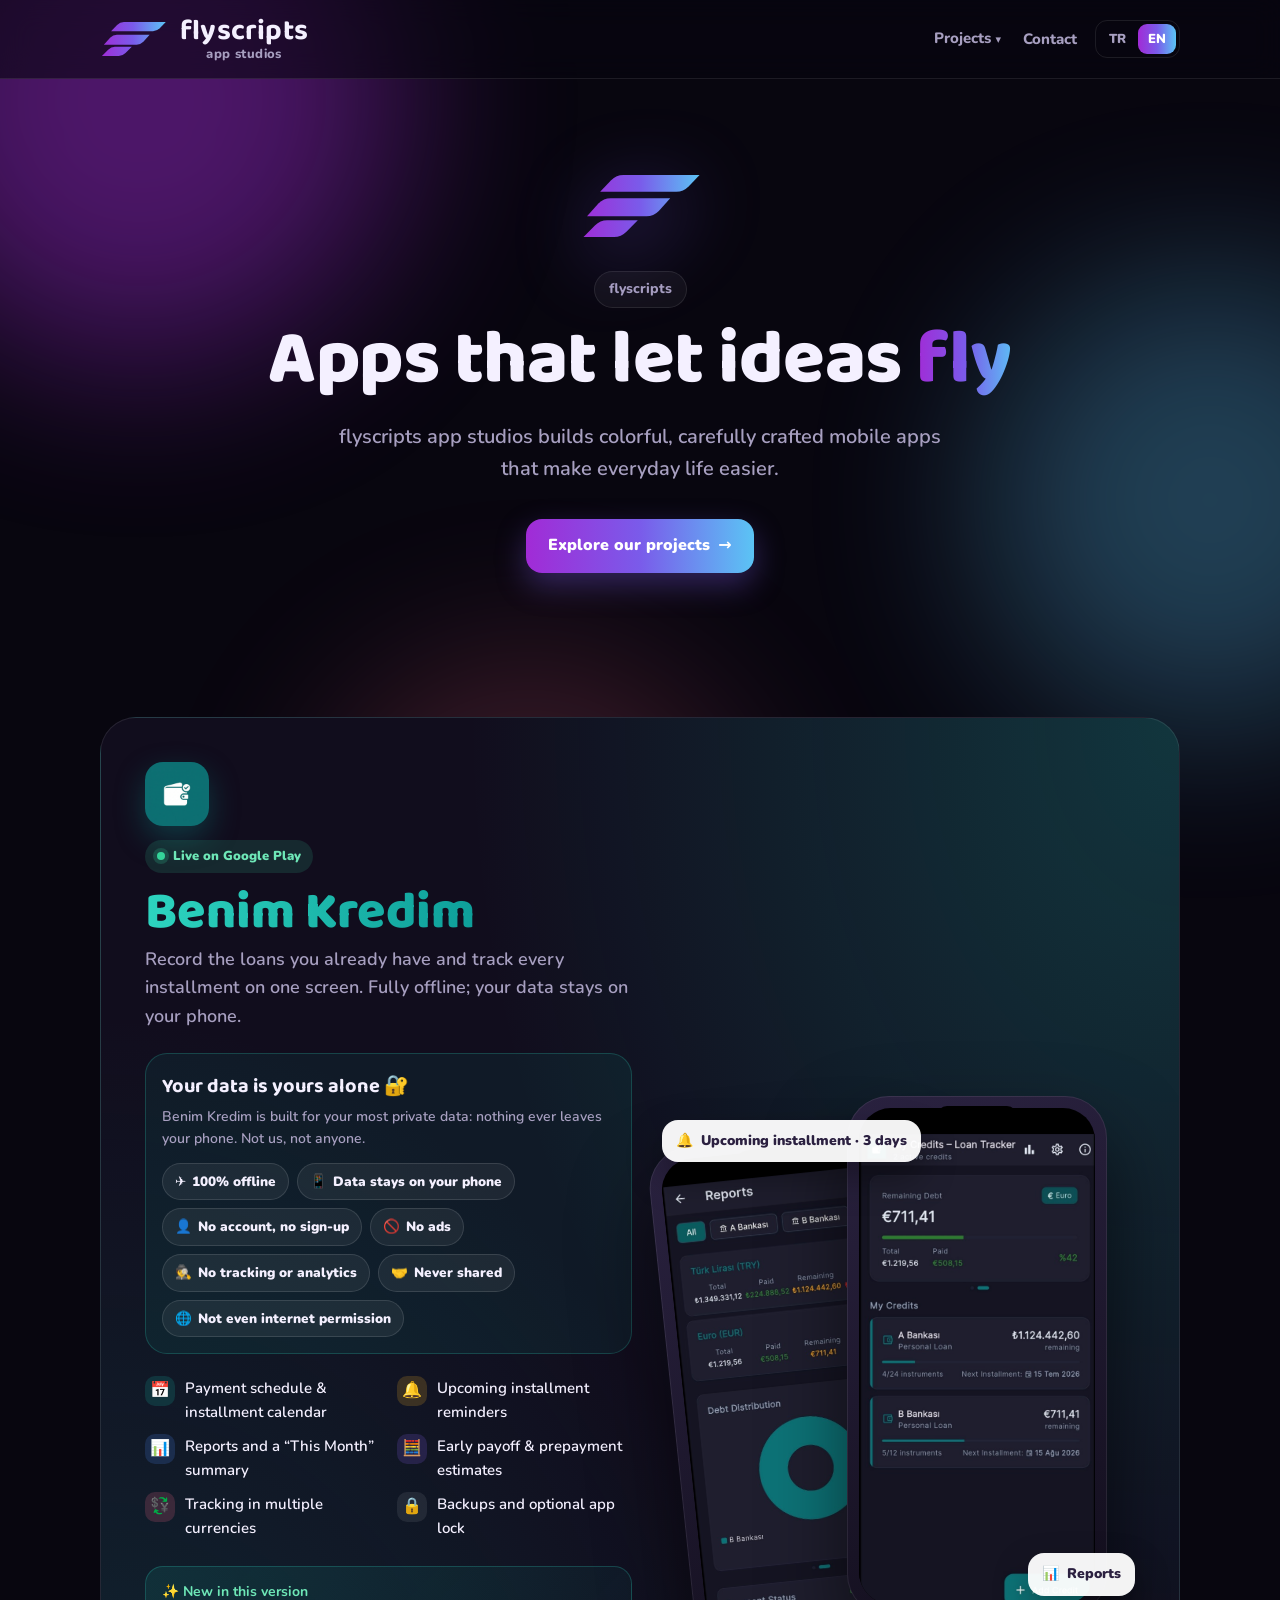
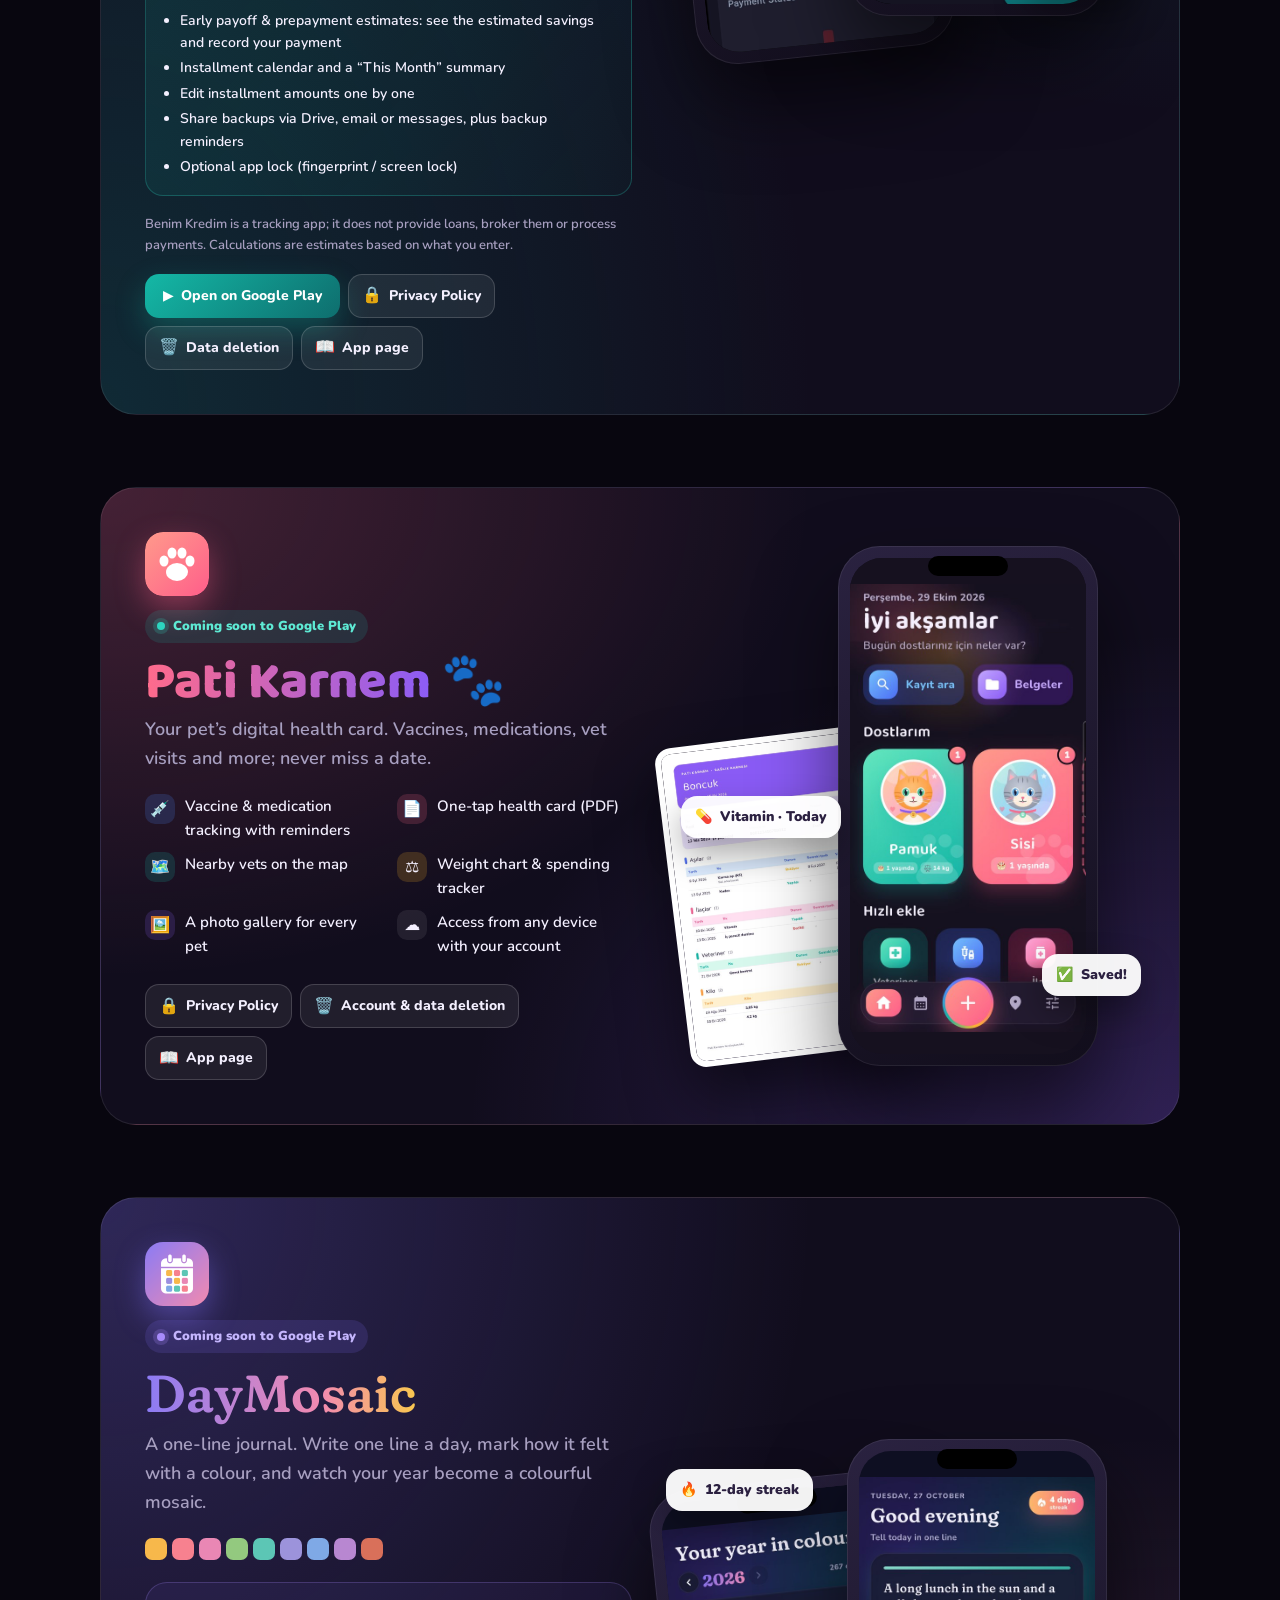
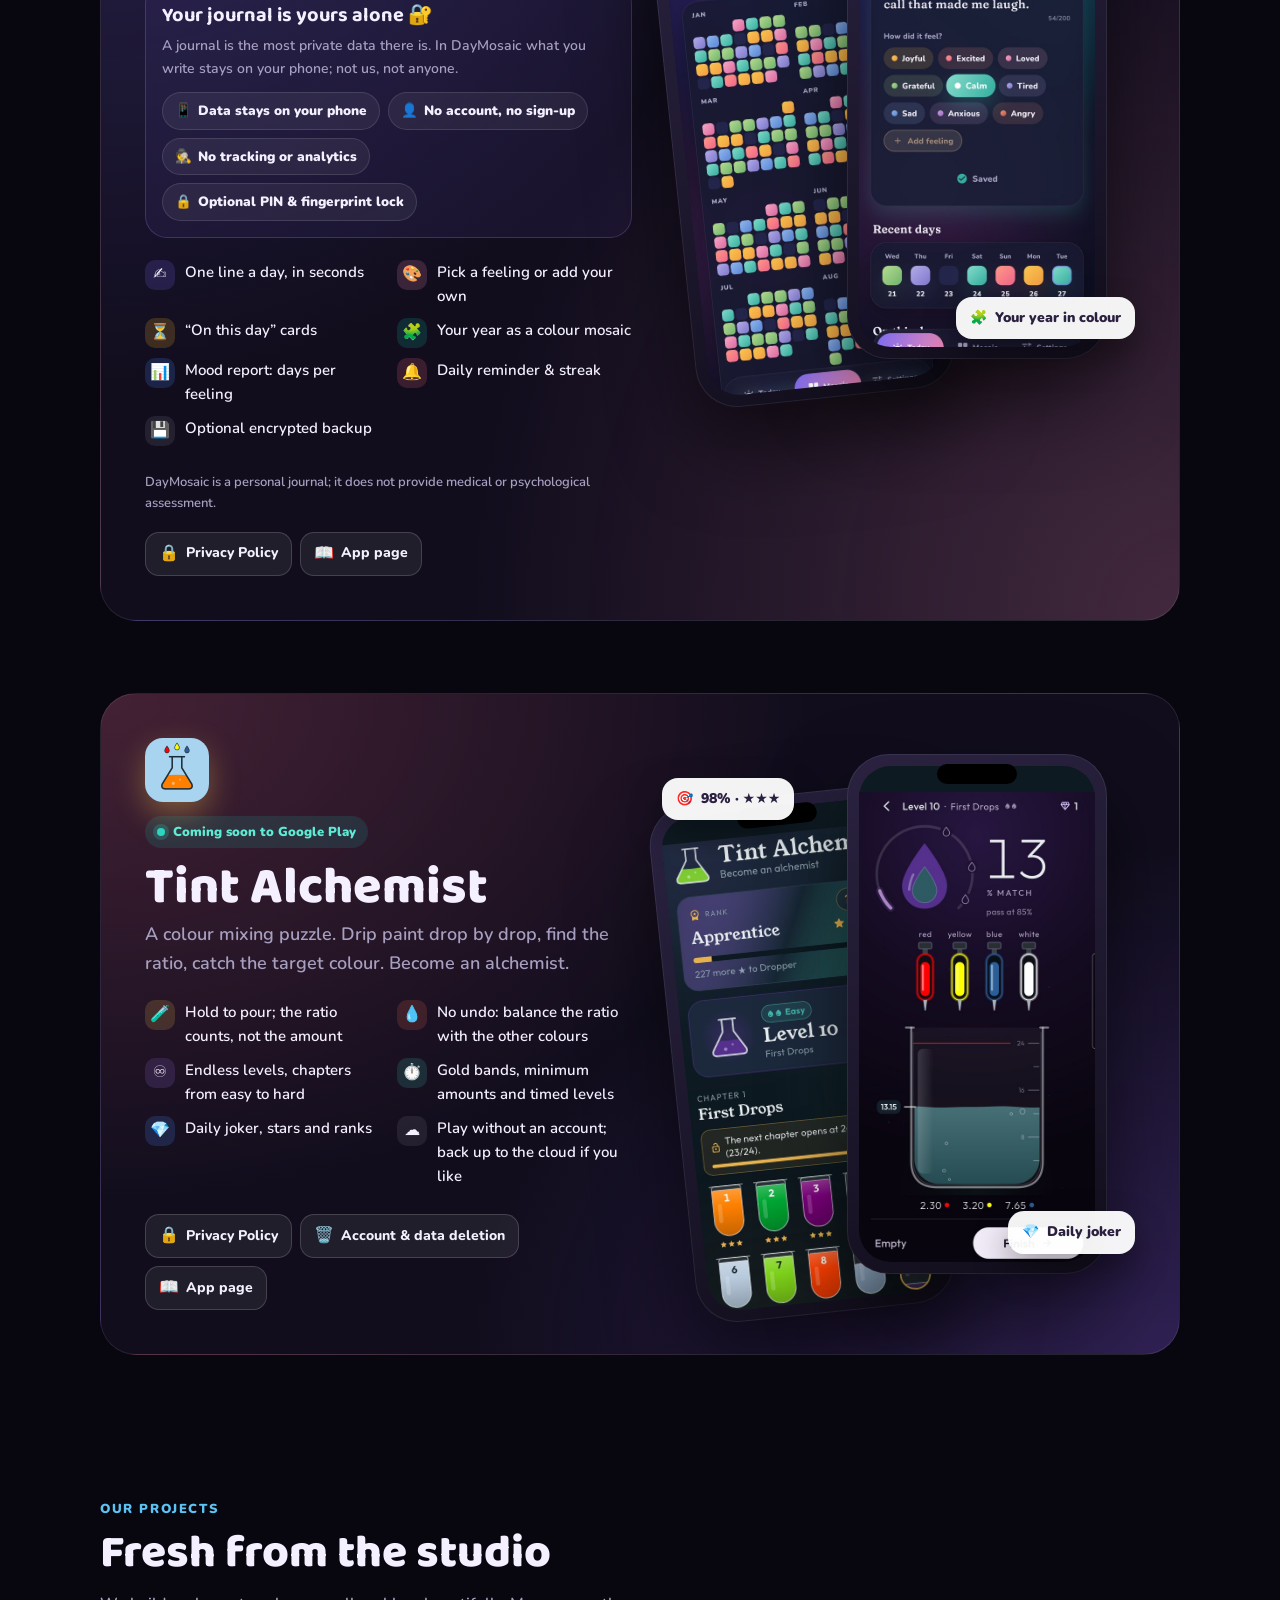
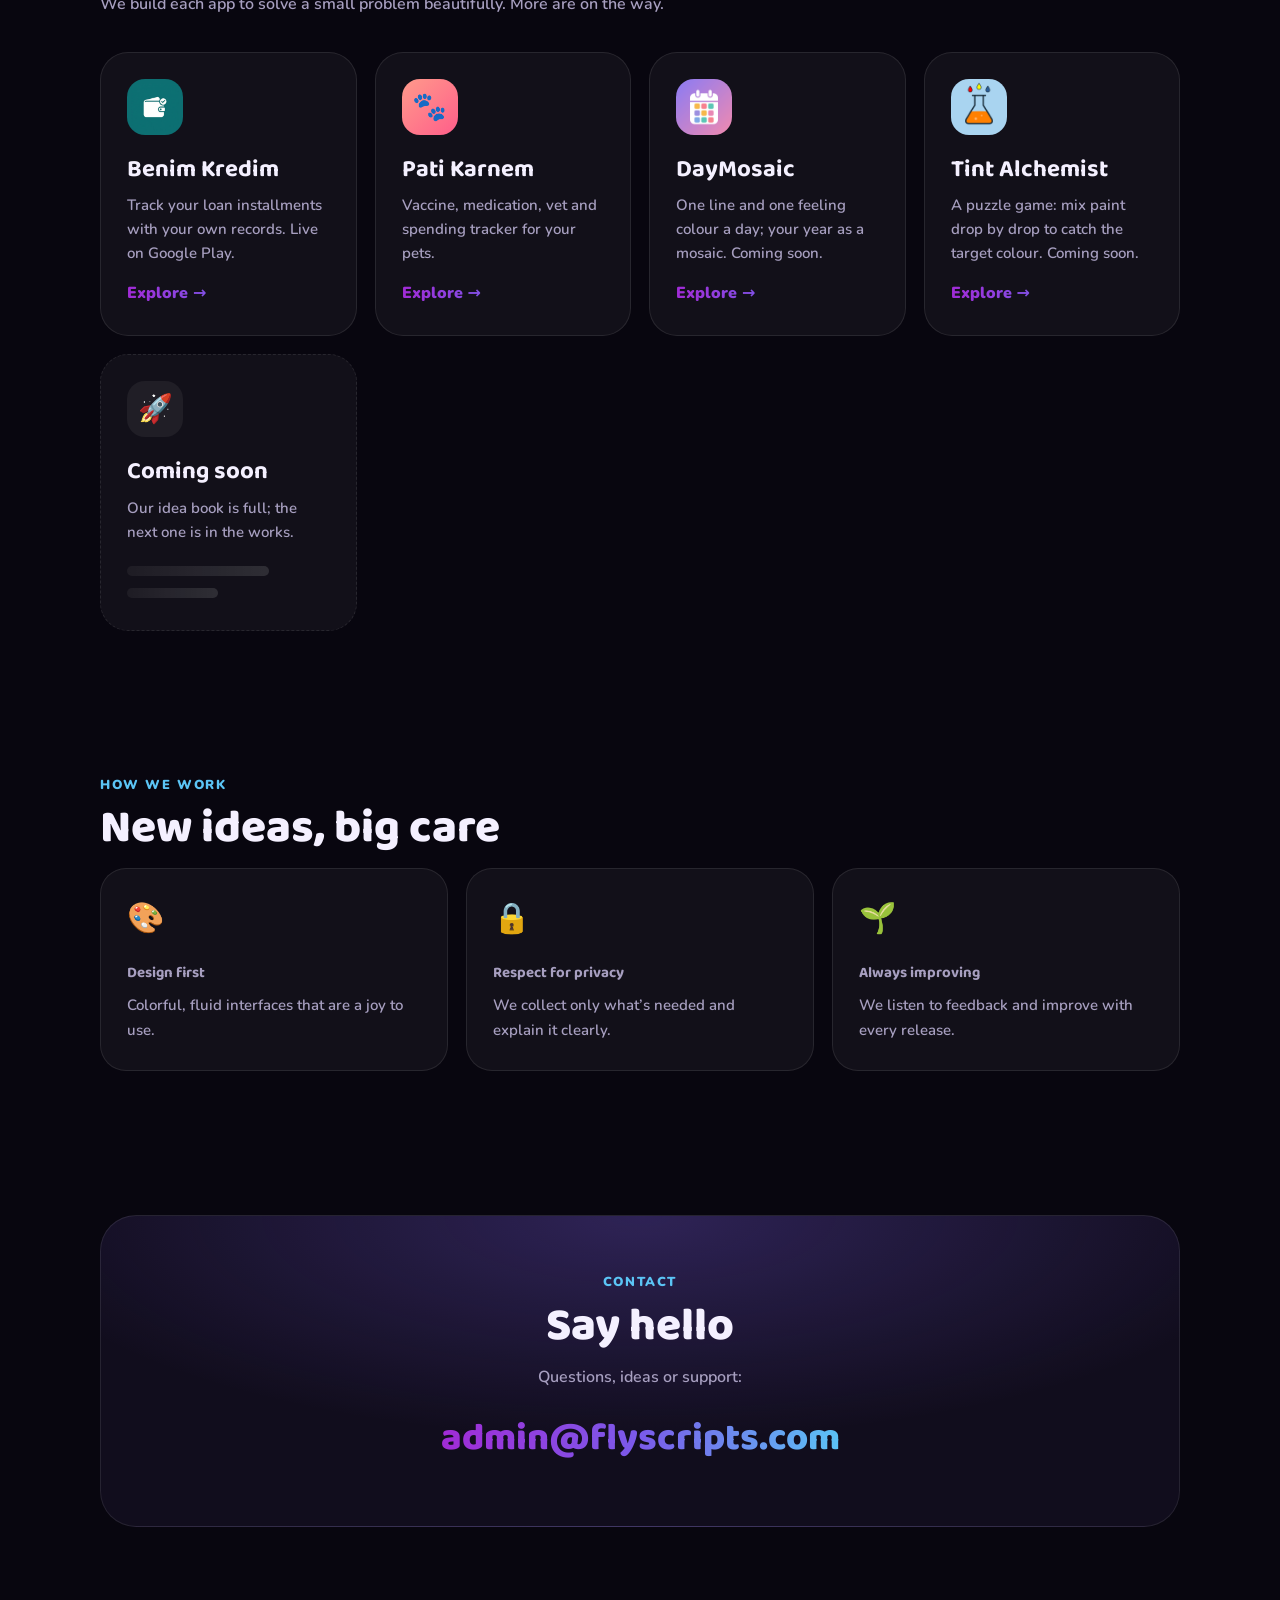
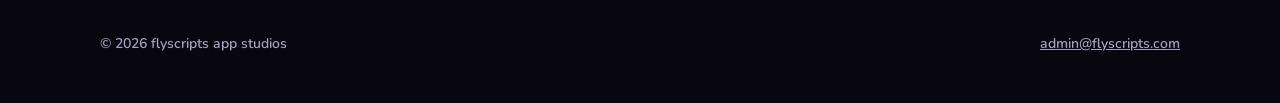
<file: index.html>
<!doctype html>
<html lang="tr">
<head>
<meta charset="utf-8">
<meta name="viewport" content="width=device-width, initial-scale=1">
<meta name="robots" content="index, follow">
<link rel="canonical" href="https://www.flyscripts.com/">
<title>flyscripts app studios</title>
<meta name="description" content="flyscripts app studios — gündelik hayatı kolaylaştıran, özenle tasarlanmış mobil uygulamalar. Uygulamalarımız: Benim Kredim, Pati Karnem ve DayMosaic.">
<meta property="og:title" content="flyscripts app studios">
<meta property="og:description" content="Gündelik hayatı kolaylaştıran, özenle tasarlanmış mobil uygulamalar.">
<link rel="icon" href="assets/flyscripts-mark.svg" type="image/svg+xml">
<style>
/* Yazı tipleri: Nunito ve Baloo 2 (SIL OFL), kendi sunucumuzdan. */
@font-face { font-family: "Nunito"; src: url("patikarnem/fonts/Nunito.ttf") format("truetype"); font-weight: 200 1000; font-display: swap; }
@font-face { font-family: "Baloo 2"; src: url("patikarnem/fonts/Baloo2.ttf") format("truetype"); font-weight: 400 800; font-display: swap; }
@font-face { font-family: "Fraunces"; src: url("daymosaic/fonts/Fraunces.ttf") format("truetype"); font-weight: 100 900; font-display: swap; }

:root {
  --bg: #08060F; --bg2: #110D1D; --card: rgba(255,255,255,.045); --line: rgba(255,255,255,.09);
  --ink: #F4F0FF; --soft: #A79FC0;
  --violet: #A12BD6; --indigo: #7A5BEA; --cyan: #5BC4F5;
  --coral: #FF6B8B; --grape: #8B5CF6; --mint: #14B8A6; --sun: #FFB627;
  --brand: linear-gradient(90deg, var(--violet), var(--indigo) 50%, var(--cyan));
}
* { box-sizing: border-box; }
html { scroll-behavior: smooth; }
body {
  margin: 0; background: var(--bg); color: var(--ink);
  font-family: "Nunito", system-ui, sans-serif; font-weight: 600; line-height: 1.6;
  -webkit-font-smoothing: antialiased; overflow-x: hidden;
}
a { color: inherit; }
.wrap { max-width: 1120px; margin: 0 auto; padding: 0 20px; }

/* Arka planda yavaşça süzülen renk bulutları */
.aurora { position: fixed; inset: 0; z-index: -1; overflow: hidden; pointer-events: none; }
.aurora span { position: absolute; border-radius: 50%; filter: blur(90px); opacity: .45; animation: drift 22s ease-in-out infinite alternate; }
.aurora span:nth-child(1) { width: 520px; height: 520px; background: var(--violet); top: -160px; left: -120px; }
.aurora span:nth-child(2) { width: 460px; height: 460px; background: var(--cyan); top: 30%; right: -160px; animation-delay: -7s; opacity: .3; }
.aurora span:nth-child(3) { width: 420px; height: 420px; background: var(--coral); bottom: -180px; left: 25%; animation-delay: -13s; opacity: .22; }
@keyframes drift { to { transform: translate(60px, 40px) scale(1.12); } }

/* Üst çubuk */
header { position: sticky; top: 0; z-index: 10; backdrop-filter: blur(14px); background: rgba(8,6,15,.6); border-bottom: 1px solid var(--line); }
.nav { display: flex; align-items: center; gap: 18px; height: 78px; }
.logo { display: flex; align-items: center; gap: 14px; text-decoration: none; }
.logo img { height: 34px; }
.logo b { font-family: "Baloo 2", sans-serif; font-weight: 700; font-size: 29px; letter-spacing: .2px; line-height: 1; }
/* Açılış logosundaki gibi: "app studios" adın altında, ortalı */
.logo .wm { display: flex; flex-direction: column; align-items: center; line-height: 1; }
.logo small { color: var(--soft); font-weight: 800; font-size: 13px; letter-spacing: .4px; margin-top: 2px; }
.nav nav { margin-left: auto; display: flex; gap: 22px; align-items: center; }
.nav nav a { text-decoration: none; color: var(--soft); font-weight: 800; font-size: 15px; transition: color .2s; }
.nav nav a:hover { color: var(--ink); }
/* Projeler açılır menüsü: fareyle üstüne gelince ya da dokununca açılır */
.dd { position: relative; }
.dd-btn { font: inherit; font-weight: 800; font-size: 15px; line-height: 1.6; color: var(--soft); background: none; border: 0; cursor: pointer; padding: 0; }
.dd-btn:hover, .dd.open .dd-btn { color: var(--ink); }
.dd .caret { display: inline-block; font-size: 11px; transition: transform .2s; }
.dd.open .caret { transform: rotate(180deg); }
.dd-menu {
  position: absolute; top: calc(100% + 10px); right: -12px; width: 320px; padding: 8px; border-radius: 20px;
  background: rgba(17,13,29,.97); border: 1px solid var(--line); box-shadow: 0 24px 60px rgba(0,0,0,.5);
  opacity: 0; visibility: hidden; transform: translateY(-6px); transition: opacity .18s, transform .18s, visibility .18s;
}
.dd-menu::before { content: ""; position: absolute; top: -12px; left: 0; right: 0; height: 12px; }
.dd.open .dd-menu { opacity: 1; visibility: visible; transform: none; }
@media (hover: hover) { .dd:hover .dd-menu { opacity: 1; visibility: visible; transform: none; } .dd:hover .caret { transform: rotate(180deg); } }
.dd-menu a { display: flex; align-items: center; gap: 12px; padding: 10px; border-radius: 14px; text-decoration: none; color: var(--ink) !important; }
.dd-menu a:hover { background: rgba(255,255,255,.06); }
.dd-menu img { width: 40px; height: 40px; border-radius: 12px; flex: none; }
.dd-menu b { display: block; font-size: 15px; line-height: 1.2; }
.dd-menu small { display: block; color: var(--soft); font-size: 12.5px; font-weight: 700; }
.dd-menu a.all { justify-content: center; color: var(--soft) !important; font-size: 14px; font-weight: 800; border-top: 1px solid var(--line); border-radius: 0 0 14px 14px; margin-top: 4px; }
.lang { display: inline-flex; border: 1px solid var(--line); border-radius: 12px; padding: 3px; gap: 2px; }
.lang button { font: inherit; font-size: 13px; font-weight: 900; border: 0; border-radius: 9px; padding: 5px 10px; cursor: pointer; background: transparent; color: var(--soft); }
.lang button.on { background: var(--brand); color: #fff; }

/* Kahraman bölüm */
.hero { padding: 96px 0 72px; text-align: center; }
.hero .mark { width: 120px; animation: floaty 6s ease-in-out infinite; filter: drop-shadow(0 18px 40px rgba(122,91,234,.45)); }
@keyframes floaty { 50% { transform: translateY(-10px); } }
.eyebrow { display: inline-block; margin: 26px 0 14px; padding: 6px 14px; border-radius: 999px; border: 1px solid var(--line); background: var(--card); color: var(--soft); font-size: 14px; font-weight: 800; }
h1 { font-family: "Baloo 2", sans-serif; font-weight: 800; font-size: clamp(40px, 7vw, 76px); line-height: 1.02; margin: 0 auto; max-width: 900px; letter-spacing: -.5px; }
.grad {
  background: var(--brand); -webkit-background-clip: text; background-clip: text; color: transparent;
  /* Renk, yazının kutusuna boyanır; y, g, ç gibi harflerin kuyruğu kesilmesin diye alttan/sağdan pay. */
  padding: 0 .06em .14em 0; margin-right: -.06em; -webkit-box-decoration-break: clone; box-decoration-break: clone;
}
.lead { max-width: 640px; margin: 22px auto 34px; color: var(--soft); font-size: clamp(17px, 2.2vw, 20px); }
.cta { display: flex; gap: 12px; justify-content: center; flex-wrap: wrap; }
.btn { display: inline-flex; align-items: center; gap: 8px; text-decoration: none; font-weight: 900; padding: 14px 22px; border-radius: 16px; transition: transform .2s, box-shadow .2s; }
.btn.primary { background: var(--brand); color: #fff; box-shadow: 0 12px 30px rgba(122,91,234,.35); }
.btn.ghost { border: 1px solid var(--line); background: var(--card); }
.btn:hover { transform: translateY(-2px); }

section { padding: 72px 0; }
.kicker { color: var(--cyan); font-weight: 900; letter-spacing: 1.6px; text-transform: uppercase; font-size: 13px; }
h2 { font-family: "Baloo 2", sans-serif; font-weight: 800; font-size: clamp(30px, 4.5vw, 46px); line-height: 1.1; margin: 8px 0 14px; }
.sub { color: var(--soft); max-width: 620px; margin: 0 0 34px; }

/* Öne çıkan proje: Pati Karnem */
.feature {
  position: relative; display: grid; grid-template-columns: 1.05fr 1fr; gap: 40px; align-items: center;
  padding: 44px; border-radius: 36px; overflow: hidden;
  background: radial-gradient(120% 140% at 0% 0%, rgba(255,107,139,.22), transparent 55%),
              radial-gradient(120% 140% at 100% 100%, rgba(139,92,246,.25), transparent 55%), var(--bg2);
  border: 1px solid var(--line);
}
.feature .badge { display: inline-flex; align-items: center; gap: 8px; font-weight: 900; font-size: 13px; padding: 6px 12px; border-radius: 999px; background: rgba(20,184,166,.15); color: #5EEAD4; }
.feature .badge::before { content: ""; width: 8px; height: 8px; border-radius: 50%; background: #2DD4BF; box-shadow: 0 0 0 4px rgba(45,212,191,.2); }
.feature h3 { font-family: "Baloo 2", sans-serif; font-weight: 800; font-size: clamp(34px, 5vw, 52px); line-height: 1; margin: 14px 0 6px; }
.feature h3 .paw { background: linear-gradient(90deg, var(--coral), var(--grape)); -webkit-background-clip: text; background-clip: text; color: transparent; }
.feature .tag { color: var(--soft); font-size: 18px; margin: 0 0 22px; }
.perks { list-style: none; padding: 0; margin: 0 0 26px; display: grid; grid-template-columns: 1fr 1fr; gap: 10px 18px; }
.perks li { display: flex; gap: 10px; align-items: flex-start; font-size: 15px; }
.perks i { flex: none; width: 30px; height: 30px; border-radius: 10px; display: grid; place-items: center; font-style: normal; font-size: 16px; }
/* Gizlilik / hesap silme: belirgin, dokunulabilir haplar */
.links-row { display: flex; gap: 10px; flex-wrap: wrap; }
.links-row a {
  display: inline-flex; align-items: center; gap: 8px; min-height: 44px; padding: 0 16px; border-radius: 14px;
  text-decoration: none; font-weight: 800; font-size: 14.5px; color: var(--ink);
  background: rgba(255,255,255,.07); border: 1px solid rgba(255,255,255,.16); transition: background .2s, border-color .2s;
}
.links-row a:hover { background: rgba(255,255,255,.12); border-color: rgba(255,255,255,.3); }
.links-row a .i { font-size: 16px; }

/* Telefon ve karne görselleri */
.shots { position: relative; height: 520px; }
.phone {
  position: absolute; right: 8%; top: 0; width: 260px; height: 520px; border-radius: 42px; padding: 12px;
  background: linear-gradient(160deg, #2a2240, #120e1c); box-shadow: 0 40px 80px rgba(0,0,0,.55), inset 0 0 0 1px rgba(255,255,255,.08);
  animation: floaty 7s ease-in-out infinite;
}
.phone .screen { width: 100%; height: 100%; border-radius: 32px; overflow: hidden; background: #16111F; position: relative; }
.phone .screen img { width: 100%; display: block; }
/* Uygulamanın alt menüsünün küçük benzeri (kodla çizilir) */
.phone .tabbar {
  position: absolute; left: 10px; right: 10px; bottom: 14px; height: 52px; border-radius: 22px;
  background: #231B30; border: 1px solid rgba(255,255,255,.08); display: flex; align-items: center; justify-content: space-around; padding: 0 10px;
}
.phone .tabbar i { width: 22px; height: 22px; border-radius: 8px; background: rgba(255,255,255,.14); }
.phone .tabbar i.on { width: 38px; background: linear-gradient(135deg, #FF9A8B, #FF5E8A); }
.phone .tabbar .plus {
  width: 50px; height: 50px; border-radius: 50%; display: grid; place-items: center; color: #fff; font-size: 30px; font-weight: 700; line-height: 1;
  background: linear-gradient(135deg, #FF9A8B, #FF5E8A); box-shadow: 0 0 0 3px #231B30, 0 0 0 5px #7A5BEA;
}
.phone .notch { position: absolute; top: 10px; left: 50%; transform: translateX(-50%); width: 80px; height: 20px; border-radius: 12px; background: #000; z-index: 2; }
.card-pdf {
  position: absolute; left: 0; bottom: 10px; width: 230px; border-radius: 16px; overflow: hidden; transform: rotate(-7deg);
  box-shadow: 0 30px 60px rgba(0,0,0,.5); border: 6px solid #fff; animation: floaty 8s ease-in-out infinite; animation-delay: -3s;
}
.card-pdf img { width: 100%; display: block; }
.chip {
  position: absolute; z-index: 3; display: flex; align-items: center; gap: 8px; padding: 10px 14px; border-radius: 16px;
  background: rgba(255,255,255,.95); color: #2B2040; font-weight: 900; font-size: 14px; box-shadow: 0 16px 34px rgba(0,0,0,.35);
  animation: floaty 6s ease-in-out infinite;
}
.chip.c1 { top: 250px; left: 2%; animation-delay: -2s; }
.chip.c2 { bottom: 70px; right: -6px; animation-delay: -4s; }

/* BenimKredim tanıtımı (uygulamanın kendi camgöbeği teması) */
.feature.bk {
  background: radial-gradient(120% 140% at 100% 0%, rgba(20,184,166,.24), transparent 55%),
              radial-gradient(120% 140% at 0% 100%, rgba(14,110,110,.30), transparent 55%), var(--bg2);
}
.feature.bk .badge.live { background: rgba(52,211,153,.14); color: #6EE7B7; }
.feature.bk .badge.live::before { background: #34D399; box-shadow: 0 0 0 4px rgba(52,211,153,.2); }
.feature.bk h3 .bkname { background: linear-gradient(90deg, #2DD4BF, #0E9F9A); -webkit-background-clip: text; background-clip: text; color: transparent; padding-bottom: .1em; }
.appicon { width: 64px; height: 64px; border-radius: 18px; box-shadow: 0 12px 30px rgba(14,110,110,.45); display: block; margin-bottom: 14px; }
.btn.teal { background: linear-gradient(135deg, #14B8A6, #0E6E6E); color: #fff; box-shadow: 0 12px 30px rgba(20,184,166,.3); }
.links-row a.btn.teal { border: 0; min-height: 44px; padding: 0 18px; border-radius: 14px; color: #fff; background: linear-gradient(135deg, #14B8A6, #0E6E6E); }
.links-row { align-items: center; gap: 8px; }
.links-row a { padding: 0 13px; font-size: 14px; gap: 7px; white-space: nowrap; }
.bkshots { position: relative; height: 540px; }
/* Pati Karnem'deki telefon çerçevesinin aynısı; ekran görüntüsü üstten başlar, taşan kısım gizlenir */
.bkshots .bkphone { height: 520px; }
.bkshots .bkphone .screen { background: #161622; }
.bkshots .bkphone .screen img { display: none; width: 100%; padding-top: 26px; background: #000; }
body.tr .bkshots .bkphone .screen img[data-lang="tr"], body.en .bkshots .bkphone .screen img[data-lang="en"] { display: block; }
.bkshots .b1 { right: 6%; top: 0; z-index: 2; }
.bkshots .b2 { right: auto; left: 0; top: 40px; transform: rotate(-6deg); animation-delay: -3s; z-index: 1; }
.bkshots .b2 { animation-name: floatyTilt; }
@keyframes floatyTilt { 0%, 100% { transform: rotate(-6deg); } 50% { transform: rotate(-6deg) translateY(-10px); } }
.bkshots .chip.c3 { top: 24px; left: -10px; animation-delay: -1s; }
.bkshots .chip.c4 { bottom: 40px; right: 0; animation-delay: -4s; }
.note { color: var(--soft); font-size: 13px; margin: 0 0 18px; }
/* Benim Kredim gizlilik vurgusu */
.trust { margin: 0 0 22px; padding: 16px; border-radius: 22px; background: rgba(20,184,166,.08); border: 1px solid rgba(45,212,191,.22); }
.trust h4 { margin: 0 0 4px; font-family: "Baloo 2", sans-serif; font-size: 20px; }
.trust p { margin: 0 0 12px; color: var(--soft); font-size: 14px; }
.tchips { display: flex; flex-wrap: wrap; gap: 8px; }
.tchips span.t {
  display: inline-flex; align-items: center; gap: 6px; padding: 7px 12px; border-radius: 999px; font-size: 13.5px; font-weight: 900;
  background: rgba(255,255,255,.06); border: 1px solid rgba(255,255,255,.12);
}
.whatsnew {
  margin: 0 0 18px; padding: 14px 16px; border-radius: 18px; border: 1px solid rgba(45,212,191,.25);
  background: linear-gradient(135deg, rgba(20,184,166,.12), rgba(20,184,166,.03));
}
.whatsnew b { display: block; font-size: 14px; color: #6EE7B7; margin-bottom: 6px; }
.whatsnew ul { margin: 0; padding-left: 18px; font-size: 14px; }
.whatsnew li { margin: 3px 0; }

/* DayMosaic tanıtımı (uygulamanın alacakaranlık moru ve şafak pembesi) */
.feature.dm {
  background: radial-gradient(120% 140% at 0% 0%, rgba(124,108,242,.28), transparent 55%),
              radial-gradient(120% 140% at 100% 100%, rgba(242,138,176,.22), transparent 55%), var(--bg2);
}
.feature.dm .badge { background: rgba(124,108,242,.16); color: #C4B5FD; }
.feature.dm .badge::before { background: #A78BFA; box-shadow: 0 0 0 4px rgba(167,139,250,.22); }
.feature.dm h3 .dmname {
  font-family: "Fraunces", Georgia, serif; font-weight: 600; font-variation-settings: "SOFT" 100;
  background: linear-gradient(90deg, #8B7BF5, #F28AB0 65%, #F9C74F); -webkit-background-clip: text; background-clip: text; color: transparent; padding-bottom: .08em;
}
.feature.dm .trust { background: rgba(124,108,242,.08); border-color: rgba(167,139,250,.24); }
.btn.dmb { background: linear-gradient(135deg, #7C6CF2, #F28AB0); color: #fff; }
.dmshots .bkphone .screen, .dmshots .bkphone .screen img { background: #0E0F22; }
.dmshots .chip.c3 { top: 30px; left: -6px; }
.tashots .bkphone .screen, .tashots .bkphone .screen img { background: #0E1A22; }
.mosaic-row { display: flex; gap: 5px; margin: 0 0 22px; }
.mosaic-row i { width: 22px; height: 22px; border-radius: 7px; display: block; }

/* Proje ızgarası */
.grid { display: grid; grid-template-columns: repeat(auto-fit, minmax(230px, 1fr)); gap: 18px; }
.proj {
  position: relative; padding: 26px; border-radius: 28px; background: var(--card); border: 1px solid var(--line);
  min-height: 230px; display: flex; flex-direction: column; transition: transform .25s, border-color .25s;
}
.proj:hover { transform: translateY(-4px); border-color: rgba(255,255,255,.18); }
.proj .ico { width: 56px; height: 56px; border-radius: 18px; display: grid; place-items: center; font-size: 28px; margin-bottom: 16px; }
.proj h4 { font-family: "Baloo 2", sans-serif; font-size: 24px; margin: 0 0 4px; }
.proj p { color: var(--soft); margin: 0 0 16px; font-size: 15px; }
.proj .more { margin-top: auto; font-weight: 900; text-decoration: none; }
.proj.soon { border-style: dashed; }
.proj.soon .ico { background: rgba(255,255,255,.06); }
.shimmer { height: 10px; border-radius: 6px; margin: 6px 0; background: linear-gradient(90deg, rgba(255,255,255,.05), rgba(255,255,255,.12), rgba(255,255,255,.05)); background-size: 200% 100%; animation: sh 2.4s linear infinite; }
@keyframes sh { to { background-position: -200% 0; } }

/* Değerler */
.values { display: grid; grid-template-columns: repeat(3, 1fr); gap: 18px; }
.value { padding: 26px; border-radius: 26px; background: var(--card); border: 1px solid var(--line); }
.value b { display: block; font-family: "Baloo 2", sans-serif; font-size: 21px; margin: 12px 0 4px; }
.value span { color: var(--soft); font-size: 15px; }
.value .em { font-size: 30px; }

/* İletişim */
.contact {
  text-align: center; padding: 56px 24px; border-radius: 36px; border: 1px solid var(--line);
  background: radial-gradient(100% 120% at 50% 0%, rgba(122,91,234,.28), transparent 60%), var(--bg2);
}
.contact a.mail { font-family: "Baloo 2", sans-serif; font-size: clamp(24px, 4vw, 38px); font-weight: 800; text-decoration: none; }
footer { padding: 34px 0 48px; color: var(--soft); font-size: 14px; display: flex; gap: 14px; justify-content: space-between; flex-wrap: wrap; }
footer a { color: var(--soft); }

/* Kaydırınca beliren öğeler */
.reveal { opacity: 0; transform: translateY(26px); transition: opacity .8s ease, transform .8s cubic-bezier(.2,.8,.2,1); }
.reveal.in { opacity: 1; transform: none; }

[data-lang] { display: none; }
body.tr [data-lang="tr"], body.en [data-lang="en"] { display: revert; }
body.tr span[data-lang="tr"], body.en span[data-lang="en"] { display: inline; }
body.tr img[data-lang="tr"], body.en img[data-lang="en"] { display: block; }

@media (max-width: 900px) {
  .feature { grid-template-columns: 1fr; padding: 28px; }
  .shots { height: 470px; }
  .phone { width: 230px; height: 460px; right: 4%; }
  .card-pdf { width: 190px; }
  .feature.bk { grid-template-columns: 1fr; }
  .feature.bk .bkshots { order: 2; }
  .feature.dm { grid-template-columns: 1fr; }
  .bkshots { height: 470px; }
  .bkshots .bkphone { width: 220px; height: 440px; }
  .grid, .values { grid-template-columns: 1fr; }
  .nav nav > a { display: none; }
  .dd-menu { right: -60px; width: 290px; }
}
@media (max-width: 520px) {
  .perks { grid-template-columns: 1fr; }
  .chip { font-size: 12px; padding: 8px 10px; }
}
@media (prefers-reduced-motion: reduce) {
  *, *::before, *::after { animation: none !important; transition: none !important; }
  .reveal { opacity: 1; transform: none; }
}
</style>
</head>
<body class="tr">
<div class="aurora"><span></span><span></span><span></span></div>

<header>
  <div class="wrap nav">
    <a class="logo" href="#"><img src="assets/flyscripts-mark.svg" alt=""><span class="wm"><b>flyscripts</b><small>app studios</small></span></a>
    <nav>
      <div class="dd">
        <button class="dd-btn" aria-haspopup="true" aria-expanded="false">
          <span data-lang="tr">Projeler</span><span data-lang="en">Projects</span> <span class="caret">▾</span></button>
        <div class="dd-menu" role="menu">
          <a role="menuitem" href="benimkredim/"><img src="assets/bk-icon.png" alt=""><span><b>Benim Kredim</b>
            <small><span data-lang="tr">Kredi taksit takibi · Google Play’de</span><span data-lang="en">Loan installment tracker · On Google Play</span></small></span></a>
          <a role="menuitem" href="patikarnem/"><img src="assets/pati-icon.svg" alt=""><span><b>Pati Karnem</b>
            <small><span data-lang="tr">Evcil dost sağlık karnesi · Yakında</span><span data-lang="en">Pet health card · Coming soon</span></small></span></a>
          <a role="menuitem" href="daymosaic/"><img src="assets/dm-icon.png" alt=""><span><b>DayMosaic</b>
            <small><span data-lang="tr">Tek satır günlük · Yakında</span><span data-lang="en">One-line journal · Coming soon</span></small></span></a>
          <a role="menuitem" href="tintalchemist/"><img src="assets/ta-icon.png" alt=""><span><b>Tint Alchemist</b>
            <small><span data-lang="tr">Renk karıştırma bulmacası · Yakında</span><span data-lang="en">Colour mixing puzzle · Coming soon</span></small></span></a>
          <a role="menuitem" class="all" href="#projeler"><span data-lang="tr">Tüm projeler →</span><span data-lang="en">All projects →</span></a>
        </div>
      </div>
      <a href="#iletisim"><span data-lang="tr">İletişim</span><span data-lang="en">Contact</span></a>
    </nav>
    <div class="lang"><button data-l="tr">TR</button><button data-l="en">EN</button></div>
  </div>
</header>

<main>
  <div class="wrap hero">
    <img class="mark" src="assets/flyscripts-mark.svg" alt="flyscripts">
    <div>
      <span class="eyebrow">flyscripts</span>
    </div>
    <h1>
      <span data-lang="tr">Fikirleri <span class="grad">uçuran</span> uygulamalar</span>
      <span data-lang="en">Apps that let ideas <span class="grad">fly</span></span>
    </h1>
    <p class="lead">
      <span data-lang="tr">flyscripts app studios, gündelik hayatı kolaylaştıran, rengârenk ve özenle tasarlanmış mobil uygulamalar üretir.</span>
      <span data-lang="en">flyscripts app studios builds colorful, carefully crafted mobile apps that make everyday life easier.</span>
    </p>
    <div class="cta">
      <a class="btn primary" href="#projeler"><span data-lang="tr">Projelerimizi keşfedin</span><span data-lang="en">Explore our projects</span> →</a>
    </div>
  </div>

  <!-- BenimKredim: Google Play'de yayında -->
  <section id="benim-kredim">
    <div class="wrap">
      <div class="feature bk reveal">
        <div>
          <img class="appicon" src="assets/bk-icon.png" alt="">
          <span class="badge live"><span data-lang="tr">Google Play’de yayında</span><span data-lang="en">Live on Google Play</span></span>
          <h3><span class="bkname">Benim Kredim</span></h3>
          <p class="tag">
            <span data-lang="tr">Bankalardan almış olduğunuz kredileri kendiniz kaydedin, taksitlerinizi tek ekranda takip edin. Tamamen çevrimdışı; verileriniz telefonunuzda kalır.</span>
            <span data-lang="en">Record the loans you already have and track every installment on one screen. Fully offline; your data stays on your phone.</span>
          </p>
          <div class="trust">
            <h4><span data-lang="tr">Verileriniz sadece sizin 🔐</span><span data-lang="en">Your data is yours alone 🔐</span></h4>
            <p><span data-lang="tr">Benim Kredim, borç bilgileri gibi en özel verileriniz için tasarlandı: hiçbir şey telefonunuzdan çıkmaz. Ne biz görürüz, ne başkası.</span>
              <span data-lang="en">Benim Kredim is built for your most private data: nothing ever leaves your phone. Not us, not anyone.</span></p>
            <div class="tchips">
              <span class="t">✈️ <span data-lang="tr">%100 çevrimdışı</span><span data-lang="en">100% offline</span></span>
              <span class="t">📱 <span data-lang="tr">Veriler yalnızca telefonunuzda</span><span data-lang="en">Data stays on your phone</span></span>
              <span class="t">👤 <span data-lang="tr">Hesap yok, kayıt yok</span><span data-lang="en">No account, no sign-up</span></span>
              <span class="t">🚫 <span data-lang="tr">Reklam yok</span><span data-lang="en">No ads</span></span>
              <span class="t">🕵️ <span data-lang="tr">Takip ve analitik yok</span><span data-lang="en">No tracking or analytics</span></span>
              <span class="t">🤝 <span data-lang="tr">Kimseyle paylaşılmaz</span><span data-lang="en">Never shared</span></span>
              <span class="t">🌐 <span data-lang="tr">İnternet izni bile yok</span><span data-lang="en">Not even internet permission</span></span>
            </div>
          </div>
          <ul class="perks">
            <li><i style="background:rgba(20,184,166,.18)">📅</i><span><span data-lang="tr">Ödeme planı ve taksit takvimi</span><span data-lang="en">Payment schedule &amp; installment calendar</span></span></li>
            <li><i style="background:rgba(255,182,39,.18)">🔔</i><span><span data-lang="tr">Yaklaşan taksit hatırlatmaları</span><span data-lang="en">Upcoming installment reminders</span></span></li>
            <li><i style="background:rgba(76,141,255,.18)">📊</i><span><span data-lang="tr">Raporlar ve “Bu Ay” özeti</span><span data-lang="en">Reports and a “This Month” summary</span></span></li>
            <li><i style="background:rgba(139,92,246,.18)">🧮</i><span><span data-lang="tr">Erken kapama ve ara ödeme tahmini</span><span data-lang="en">Early payoff &amp; prepayment estimates</span></span></li>
            <li><i style="background:rgba(255,107,139,.18)">💱</i><span><span data-lang="tr">Farklı para birimlerinde takip</span><span data-lang="en">Tracking in multiple currencies</span></span></li>
            <li><i style="background:rgba(255,255,255,.08)">🔒</i><span><span data-lang="tr">Yedekleme ve isteğe bağlı uygulama kilidi</span><span data-lang="en">Backups and optional app lock</span></span></li>
          </ul>
          <div class="whatsnew">
            <b><span data-lang="tr">✨ Yeni sürümde</span><span data-lang="en">✨ New in this version</span></b>
            <ul data-lang="tr">
              <li>Erken kapama ve ara ödeme hesabı: tahmini tasarrufu görün, ödemenizi kaydedin</li>
              <li>Taksit takvimi ve “Bu Ay” özeti</li>
              <li>Taksit tutarlarını tek tek düzenleme</li>
              <li>Yedeği Drive, e-posta ya da mesajla paylaşma ve yedek hatırlatması</li>
              <li>İsteğe bağlı uygulama kilidi (parmak izi / ekran kilidi)</li>
            </ul>
            <ul data-lang="en">
              <li>Early payoff &amp; prepayment estimates: see the estimated savings and record your payment</li>
              <li>Installment calendar and a “This Month” summary</li>
              <li>Edit installment amounts one by one</li>
              <li>Share backups via Drive, email or messages, plus backup reminders</li>
              <li>Optional app lock (fingerprint / screen lock)</li>
            </ul>
          </div>
          <p class="note"><span data-lang="tr">Benim Kredim bir takip uygulamasıdır; kredi vermez, aracılık yapmaz, ödeme işlemez. Hesaplamalar girdiğiniz bilgilere göre tahminidir.</span>
            <span data-lang="en">Benim Kredim is a tracking app; it does not provide loans, broker them or process payments. Calculations are estimates based on what you enter.</span></p>
          <div class="links-row">
            <a class="btn teal" href="https://play.google.com/store/apps/details?id=com.benimkredim.kredi_takip" target="_blank" rel="noopener">
              ▶ <span data-lang="tr">Google Play’de aç</span><span data-lang="en">Open on Google Play</span></a>
            <a href="benimkredim/gizlilik.html"><span class="i">🔒</span><span data-lang="tr">Gizlilik Politikası</span><span data-lang="en">Privacy Policy</span></a>
            <a href="benimkredim/veri-silme.html"><span class="i">🗑️</span><span data-lang="tr">Veri silme</span><span data-lang="en">Data deletion</span></a>
            <a href="benimkredim/"><span class="i">📖</span><span data-lang="tr">Uygulama sayfası</span><span data-lang="en">App page</span></a>
          </div>
        </div>
        <div class="bkshots" aria-hidden="true">
          <div class="phone bkphone b2"><div class="notch"></div><div class="screen">
            <img data-lang="tr" src="assets/bk-tr-02.jpg" alt=""><img data-lang="en" src="assets/bk-en-02.jpg" alt=""></div></div>
          <div class="phone bkphone b1"><div class="notch"></div><div class="screen">
            <img data-lang="tr" src="assets/bk-tr-01.jpg" alt=""><img data-lang="en" src="assets/bk-en-01.jpg" alt=""></div></div>
          <div class="chip c3">🔔 <span data-lang="tr">Yaklaşan taksit · 3 gün</span><span data-lang="en">Upcoming installment · 3 days</span></div>
          <div class="chip c4">📊 <span data-lang="tr">Raporlar</span><span data-lang="en">Reports</span></div>
        </div>
      </div>
    </div>
  </section>

  <!-- Öne çıkan: Pati Karnem -->
  <section id="pati-karnem" style="padding-top:0">
    <div class="wrap">
      <div class="feature reveal">
        <div>
          <img class="appicon" src="assets/pati-icon.svg" alt="" style="box-shadow:0 12px 30px rgba(255,94,138,.4)">
          <span class="badge"><span data-lang="tr">Yakında Google Play’de</span><span data-lang="en">Coming soon to Google Play</span></span>
          <h3><span class="paw">Pati Karnem</span> 🐾</h3>
          <p class="tag">
            <span data-lang="tr">Dostunuzun dijital sağlık karnesi. Aşılar, ilaçlar, veteriner ziyaretleri ve daha fazlası; hiçbir tarihi kaçırmayın.</span>
            <span data-lang="en">Your pet’s digital health card. Vaccines, medications, vet visits and more; never miss a date.</span>
          </p>
          <ul class="perks">
            <li><i style="background:rgba(76,141,255,.18)">💉</i><span><span data-lang="tr">Aşı ve ilaç takibi, zamanında hatırlatma</span><span data-lang="en">Vaccine &amp; medication tracking with reminders</span></span></li>
            <li><i style="background:rgba(255,107,139,.18)">📄</i><span><span data-lang="tr">Tek dokunuşla sağlık karnesi (PDF)</span><span data-lang="en">One-tap health card (PDF)</span></span></li>
            <li><i style="background:rgba(20,184,166,.18)">🗺️</i><span><span data-lang="tr">Yakındaki veterinerler haritada</span><span data-lang="en">Nearby vets on the map</span></span></li>
            <li><i style="background:rgba(255,182,39,.18)">⚖️</i><span><span data-lang="tr">Kilo grafiği ve harcama takibi</span><span data-lang="en">Weight chart &amp; spending tracker</span></span></li>
            <li><i style="background:rgba(139,92,246,.18)">🖼️</i><span><span data-lang="tr">Her dosta özel fotoğraf galerisi</span><span data-lang="en">A photo gallery for every pet</span></span></li>
            <li><i style="background:rgba(255,255,255,.08)">☁️</i><span><span data-lang="tr">Hesabınızla her cihazdan erişim</span><span data-lang="en">Access from any device with your account</span></span></li>
          </ul>
          <div class="links-row">
            <a href="patikarnem/gizlilik.html"><span class="i">🔒</span><span data-lang="tr">Gizlilik Politikası</span><span data-lang="en">Privacy Policy</span></a>
            <a href="patikarnem/hesap-silme.html"><span class="i">🗑️</span><span data-lang="tr">Hesap ve veri silme</span><span data-lang="en">Account &amp; data deletion</span></a>
            <a href="patikarnem/"><span class="i">📖</span><span data-lang="tr">Uygulama sayfası</span><span data-lang="en">App page</span></a>
          </div>
        </div>
        <div class="shots" aria-hidden="true">
          <div class="card-pdf"><img src="assets/pati-karne.jpg" alt=""></div>
          <div class="phone"><div class="notch"></div><div class="screen"><img src="assets/pati-home.jpg?v=2" alt="" style="padding-top:26px;background:#16111F"></div></div>
          <div class="chip c1">💊 <span data-lang="tr">Vitamin · Bugün</span><span data-lang="en">Vitamin · Today</span></div>
          <div class="chip c2">✅ <span data-lang="tr">Kaydedildi!</span><span data-lang="en">Saved!</span></div>
        </div>
      </div>
    </div>
  </section>

  <!-- DayMosaic: tek satır günlük -->
  <section id="daymosaic" style="padding-top:0">
    <div class="wrap">
      <div class="feature dm reveal">
        <div>
          <img class="appicon" src="assets/dm-icon.png" alt="" style="box-shadow:0 12px 30px rgba(124,108,242,.45)">
          <span class="badge"><span data-lang="tr">Yakında Google Play’de</span><span data-lang="en">Coming soon to Google Play</span></span>
          <h3><span class="dmname">DayMosaic</span></h3>
          <p class="tag">
            <span data-lang="tr">Tek satır günlük. Her gün bir satır yaz, nasıl hissettiğini bir renkle işaretle; yıl, renkli bir mozaiğe dönüşsün.</span>
            <span data-lang="en">A one-line journal. Write one line a day, mark how it felt with a colour, and watch your year become a colourful mosaic.</span>
          </p>
          <div class="mosaic-row" aria-hidden="true">
            <i style="background:#F7B84B"></i><i style="background:#F7818F"></i><i style="background:#E987B4"></i><i style="background:#93C97F"></i><i style="background:#5CC6B5"></i><i style="background:#9C93DB"></i><i style="background:#7FA9E6"></i><i style="background:#B887D1"></i><i style="background:#D9705A"></i>
          </div>
          <div class="trust">
            <h4><span data-lang="tr">Günlüğün yalnızca senin 🔐</span><span data-lang="en">Your journal is yours alone 🔐</span></h4>
            <p><span data-lang="tr">Günlük en özel veridir. DayMosaic’te yazdıkların yalnızca telefonunda kalır; ne biz görürüz, ne başkası.</span>
              <span data-lang="en">A journal is the most private data there is. In DayMosaic what you write stays on your phone; not us, not anyone.</span></p>
            <div class="tchips">
              <span class="t">📱 <span data-lang="tr">Veriler yalnızca telefonunda</span><span data-lang="en">Data stays on your phone</span></span>
              <span class="t">👤 <span data-lang="tr">Hesap yok, kayıt yok</span><span data-lang="en">No account, no sign-up</span></span>
              <span class="t">🕵️ <span data-lang="tr">Takip ve analitik yok</span><span data-lang="en">No tracking or analytics</span></span>
              <span class="t">🔒 <span data-lang="tr">İsteğe bağlı PIN ve parmak izi kilidi</span><span data-lang="en">Optional PIN &amp; fingerprint lock</span></span>
            </div>
          </div>
          <ul class="perks">
            <li><i style="background:rgba(124,108,242,.18)">✍️</i><span><span data-lang="tr">Her gün tek satır, saniyeler içinde</span><span data-lang="en">One line a day, in seconds</span></span></li>
            <li><i style="background:rgba(242,138,176,.18)">🎨</i><span><span data-lang="tr">Duygunu seç ya da kendi hissini ekle</span><span data-lang="en">Pick a feeling or add your own</span></span></li>
            <li><i style="background:rgba(255,182,39,.18)">⏳</i><span><span data-lang="tr">“Geçmişte bugün” kartları</span><span data-lang="en">“On this day” cards</span></span></li>
            <li><i style="background:rgba(20,184,166,.18)">🧩</i><span><span data-lang="tr">Yılın renkli mozaiği</span><span data-lang="en">Your year as a colour mosaic</span></span></li>
            <li><i style="background:rgba(76,141,255,.18)">📊</i><span><span data-lang="tr">Duygu raporu: hangi histe kaç gün</span><span data-lang="en">Mood report: days per feeling</span></span></li>
            <li><i style="background:rgba(255,107,139,.18)">🔔</i><span><span data-lang="tr">Günlük hatırlatma ve seri</span><span data-lang="en">Daily reminder &amp; streak</span></span></li>
            <li><i style="background:rgba(255,255,255,.08)">💾</i><span><span data-lang="tr">İsteğe bağlı şifreli yedek</span><span data-lang="en">Optional encrypted backup</span></span></li>
          </ul>
          <p class="note"><span data-lang="tr">DayMosaic kişisel bir günlüktür; tıbbi ya da psikolojik değerlendirme sunmaz.</span>
            <span data-lang="en">DayMosaic is a personal journal; it does not provide medical or psychological assessment.</span></p>
          <div class="links-row">
            <a href="daymosaic/gizlilik.html"><span class="i">🔒</span><span data-lang="tr">Gizlilik Politikası</span><span data-lang="en">Privacy Policy</span></a>
            <a href="daymosaic/"><span class="i">📖</span><span data-lang="tr">Uygulama sayfası</span><span data-lang="en">App page</span></a>
          </div>
        </div>
        <div class="bkshots dmshots" aria-hidden="true">
          <div class="phone bkphone b2"><div class="notch"></div><div class="screen">
            <img data-lang="tr" src="assets/dm-mosaic-tr.jpg" alt=""><img data-lang="en" src="assets/dm-mosaic-en.jpg" alt=""></div></div>
          <div class="phone bkphone b1"><div class="notch"></div><div class="screen">
            <img data-lang="tr" src="assets/dm-today-tr.jpg" alt=""><img data-lang="en" src="assets/dm-today-en.jpg" alt=""></div></div>
          <div class="chip c3">🔥 <span data-lang="tr">12 gün seri</span><span data-lang="en">12-day streak</span></div>
          <div class="chip c4">🧩 <span data-lang="tr">Yılın mozaiği</span><span data-lang="en">Your year in colour</span></div>
        </div>
      </div>
    </div>
  </section>

  <!-- Tint Alchemist: renk karıştırma bulmacası -->
  <section id="tint-alchemist" style="padding-top:0">
    <div class="wrap">
      <div class="feature reveal">
        <div>
          <img class="appicon" src="assets/ta-icon.png" alt="" style="box-shadow:0 12px 30px rgba(231,178,76,.4)">
          <span class="badge"><span data-lang="tr">Yakında Google Play’de</span><span data-lang="en">Coming soon to Google Play</span></span>
          <h3>Tint Alchemist</h3>
          <p class="tag">
            <span data-lang="tr">Renk karıştırma bulmacası. Damla damla boya dök, oranı tuttur, hedef rengi yakala. Simyacı ol.</span>
            <span data-lang="en">A colour mixing puzzle. Drip paint drop by drop, find the ratio, catch the target colour. Become an alchemist.</span>
          </p>
          <ul class="perks">
            <li><i style="background:rgba(231,178,76,.18)">🧪</i><span><span data-lang="tr">Basılı tut, dök; önemli olan miktar değil oran</span><span data-lang="en">Hold to pour; the ratio counts, not the amount</span></span></li>
            <li><i style="background:rgba(229,103,75,.18)">💧</i><span><span data-lang="tr">Dökülen geri alınmaz: oranı diğer renklerle dengele</span><span data-lang="en">No undo: balance the ratio with the other colours</span></span></li>
            <li><i style="background:rgba(142,107,216,.18)">♾️</i><span><span data-lang="tr">Sınırsız seviye, kolaydan zora bölümler</span><span data-lang="en">Endless levels, chapters from easy to hard</span></span></li>
            <li><i style="background:rgba(63,182,168,.18)">⏱️</i><span><span data-lang="tr">Altın bant, en az miktar ve süreli seviyeler</span><span data-lang="en">Gold bands, minimum amounts and timed levels</span></span></li>
            <li><i style="background:rgba(76,141,255,.18)">💎</i><span><span data-lang="tr">Günlük joker, yıldızlar ve rütbeler</span><span data-lang="en">Daily joker, stars and ranks</span></span></li>
            <li><i style="background:rgba(255,255,255,.08)">☁️</i><span><span data-lang="tr">Hesapsız oynanır; istersen buluta yedekle</span><span data-lang="en">Play without an account; back up to the cloud if you like</span></span></li>
          </ul>
          <div class="links-row">
            <a href="tintalchemist/gizlilik.html"><span class="i">🔒</span><span data-lang="tr">Gizlilik Politikası</span><span data-lang="en">Privacy Policy</span></a>
            <a href="tintalchemist/hesap-silme.html"><span class="i">🗑️</span><span data-lang="tr">Hesap ve veri silme</span><span data-lang="en">Account &amp; data deletion</span></a>
            <a href="tintalchemist/"><span class="i">📖</span><span data-lang="tr">Uygulama sayfası</span><span data-lang="en">App page</span></a>
          </div>
        </div>
        <div class="bkshots tashots" aria-hidden="true">
          <div class="phone bkphone b2"><div class="notch"></div><div class="screen">
            <img data-lang="tr" src="assets/ta-home-tr.jpg" alt=""><img data-lang="en" src="assets/ta-home-en.jpg" alt=""></div></div>
          <div class="phone bkphone b1"><div class="notch"></div><div class="screen">
            <img data-lang="tr" src="assets/ta-game-tr.jpg" alt=""><img data-lang="en" src="assets/ta-game-en.jpg" alt=""></div></div>
          <div class="chip c3">🎯 <span data-lang="tr">%98 · ★★★</span><span data-lang="en">98% · ★★★</span></div>
          <div class="chip c4">💎 <span data-lang="tr">Günün jokeri</span><span data-lang="en">Daily joker</span></div>
        </div>
      </div>
    </div>
  </section>

  <!-- Projeler -->
  <section id="projeler">
    <div class="wrap">
      <div class="reveal">
        <div class="kicker"><span data-lang="tr">Projelerimiz</span><span data-lang="en">Our projects</span></div>
        <h2><span data-lang="tr">Atölyeden çıkanlar</span><span data-lang="en">Fresh from the studio</span></h2>
        <p class="sub"><span data-lang="tr">Her uygulamayı küçük bir sorunu güzelce çözmek için yapıyoruz. Yenileri yolda.</span>
          <span data-lang="en">We build each app to solve a small problem beautifully. More are on the way.</span></p>
      </div>
      <div class="grid">
        <div class="proj reveal">
          <img class="ico" src="assets/bk-icon.png" alt="" style="padding:0;object-fit:cover">
          <h4>Benim Kredim</h4>
          <p><span data-lang="tr">Kredi borçlarınızın taksitlerini kendi kayıtlarınızla takip edin. Google Play’de yayında.</span><span data-lang="en">Track your loan installments with your own records. Live on Google Play.</span></p>
          <a class="more grad" href="#benim-kredim"><span data-lang="tr">İncele →</span><span data-lang="en">Explore →</span></a>
        </div>
        <div class="proj reveal">
          <div class="ico" style="background:linear-gradient(135deg,#FF9A8B,#FF5E8A)">🐾</div>
          <h4>Pati Karnem</h4>
          <p><span data-lang="tr">Evcil dostlarınız için aşı, ilaç, veteriner ve harcama takibi.</span><span data-lang="en">Vaccine, medication, vet and spending tracker for your pets.</span></p>
          <a class="more grad" href="#pati-karnem"><span data-lang="tr">İncele →</span><span data-lang="en">Explore →</span></a>
        </div>
        <div class="proj reveal">
          <img class="ico" src="assets/dm-icon.png" alt="" style="padding:0;object-fit:cover">
          <h4>DayMosaic</h4>
          <p><span data-lang="tr">Her gün tek satır ve bir duygu rengi; yılın renkli mozaiği. Yakında.</span><span data-lang="en">One line and one feeling colour a day; your year as a mosaic. Coming soon.</span></p>
          <a class="more grad" href="#daymosaic"><span data-lang="tr">İncele →</span><span data-lang="en">Explore →</span></a>
        </div>
        <div class="proj reveal">
          <img class="ico" src="assets/ta-icon.png" alt="" style="padding:0;object-fit:cover">
          <h4>Tint Alchemist</h4>
          <p><span data-lang="tr">Damla damla boya karıştırıp hedef rengi yakaladığın bulmaca oyunu. Yakında.</span><span data-lang="en">A puzzle game: mix paint drop by drop to catch the target colour. Coming soon.</span></p>
          <a class="more grad" href="#tint-alchemist"><span data-lang="tr">İncele →</span><span data-lang="en">Explore →</span></a>
        </div>
        <div class="proj soon reveal">
          <div class="ico">🚀</div>
          <h4><span data-lang="tr">Yakında</span><span data-lang="en">Coming soon</span></h4>
          <p><span data-lang="tr">Fikir defterimiz dolu; sıradaki proje hazırlanıyor.</span><span data-lang="en">Our idea book is full; the next one is in the works.</span></p>
          <div class="shimmer" style="width:70%"></div><div class="shimmer" style="width:45%"></div>
        </div>
      </div>
    </div>
  </section>

  <!-- Nasıl çalışıyoruz -->
  <section>
    <div class="wrap">
      <div class="reveal">
        <div class="kicker"><span data-lang="tr">Nasıl çalışıyoruz</span><span data-lang="en">How we work</span></div>
        <h2><span data-lang="tr">Yeni fikirler, büyük özen</span><span data-lang="en">New ideas, big care</span></h2>
      </div>
      <div class="values">
        <div class="value reveal"><div class="em">🎨</div><b><span data-lang="tr">Tasarım önce</span><span data-lang="en">Design first</span></b>
          <span><span data-lang="tr">Renkli, akıcı ve kullanması keyifli arayüzler.</span><span data-lang="en">Colorful, fluid interfaces that are a joy to use.</span></span></div>
        <div class="value reveal"><div class="em">🔒</div><b><span data-lang="tr">Gizliliğe saygı</span><span data-lang="en">Respect for privacy</span></b>
          <span><span data-lang="tr">Yalnızca gereken veriyi topluyor, açıkça anlatıyoruz.</span><span data-lang="en">We collect only what’s needed and explain it clearly.</span></span></div>
        <div class="value reveal"><div class="em">🌱</div><b><span data-lang="tr">Sürekli gelişim</span><span data-lang="en">Always improving</span></b>
          <span><span data-lang="tr">Geri bildirimleri dinliyor, uygulamalarımızı her sürümde iyileştiriyoruz.</span><span data-lang="en">We listen to feedback and improve with every release.</span></span></div>
      </div>
    </div>
  </section>

  <!-- İletişim -->
  <section id="iletisim">
    <div class="wrap">
      <div class="contact reveal">
        <div class="kicker"><span data-lang="tr">İletişim</span><span data-lang="en">Contact</span></div>
        <h2><span data-lang="tr">Bize yazın</span><span data-lang="en">Say hello</span></h2>
        <p class="sub" style="margin:0 auto 18px"><span data-lang="tr">Soru, öneri ya da destek için:</span><span data-lang="en">Questions, ideas or support:</span></p>
        <a class="mail grad" href="mailto:admin@flyscripts.com">admin@flyscripts.com</a>
      </div>
    </div>
  </section>
</main>

<div class="wrap">
  <footer>
    <span>© 2026 flyscripts app studios</span>
    <span><a href="mailto:admin@flyscripts.com">admin@flyscripts.com</a></span>
  </footer>
</div>

<script>
// Dil: ?lang=en, kayıtlı seçim ya da tarayıcı dili.
(function () {
  var q = new URLSearchParams(location.search).get('lang'), saved = null;
  try { saved = localStorage.getItem('fs-lang'); } catch (e) {}
  var lang = q === 'en' || q === 'tr' ? q : saved || ((navigator.language || 'tr').toLowerCase().startsWith('tr') ? 'tr' : 'en');
  function set(l) {
    document.body.classList.remove('tr', 'en'); document.body.classList.add(l); document.documentElement.lang = l;
    document.querySelectorAll('.lang button').forEach(function (b) { b.classList.toggle('on', b.dataset.l === l); });
    document.querySelectorAll('a[href^="patikarnem/"], a[href^="benimkredim/"], a[href^="daymosaic/"]').forEach(function (a) { a.href = a.getAttribute('href').split('?')[0] + (l === 'en' ? '?lang=en' : ''); });
    try { localStorage.setItem('fs-lang', l); } catch (e) {}
  }
  document.querySelectorAll('.lang button').forEach(function (b) { b.onclick = function () { set(b.dataset.l); }; });
  // Açılır menü: dokunmatik ekranlar ve klavye için tıklayınca aç/kapat, dışarı tıklayınca kapat
  var dd = document.querySelector('.dd'), ddBtn = dd && dd.querySelector('.dd-btn');
  if (dd) {
    ddBtn.onclick = function (e) { e.stopPropagation(); var o = dd.classList.toggle('open'); ddBtn.setAttribute('aria-expanded', o); };
    dd.querySelectorAll('.dd-menu a').forEach(function (a) { a.onclick = function () { dd.classList.remove('open'); ddBtn.setAttribute('aria-expanded', false); }; });
    document.addEventListener('click', function () { dd.classList.remove('open'); ddBtn.setAttribute('aria-expanded', false); });
    document.addEventListener('keydown', function (e) { if (e.key === 'Escape') { dd.classList.remove('open'); ddBtn.setAttribute('aria-expanded', false); } });
  }
  set(lang);
  // Kaydırınca belirme
  var io = 'IntersectionObserver' in window ? new IntersectionObserver(function (es) {
    es.forEach(function (e) { if (e.isIntersecting) { e.target.classList.add('in'); io.unobserve(e.target); } });
  }, { threshold: .12 }) : null;
  document.querySelectorAll('.reveal').forEach(function (el, i) {
    el.style.transitionDelay = (i % 3) * 90 + 'ms';
    if (io) io.observe(el); else el.classList.add('in');
  });
})();
</script>
</body>
</html>
</file>
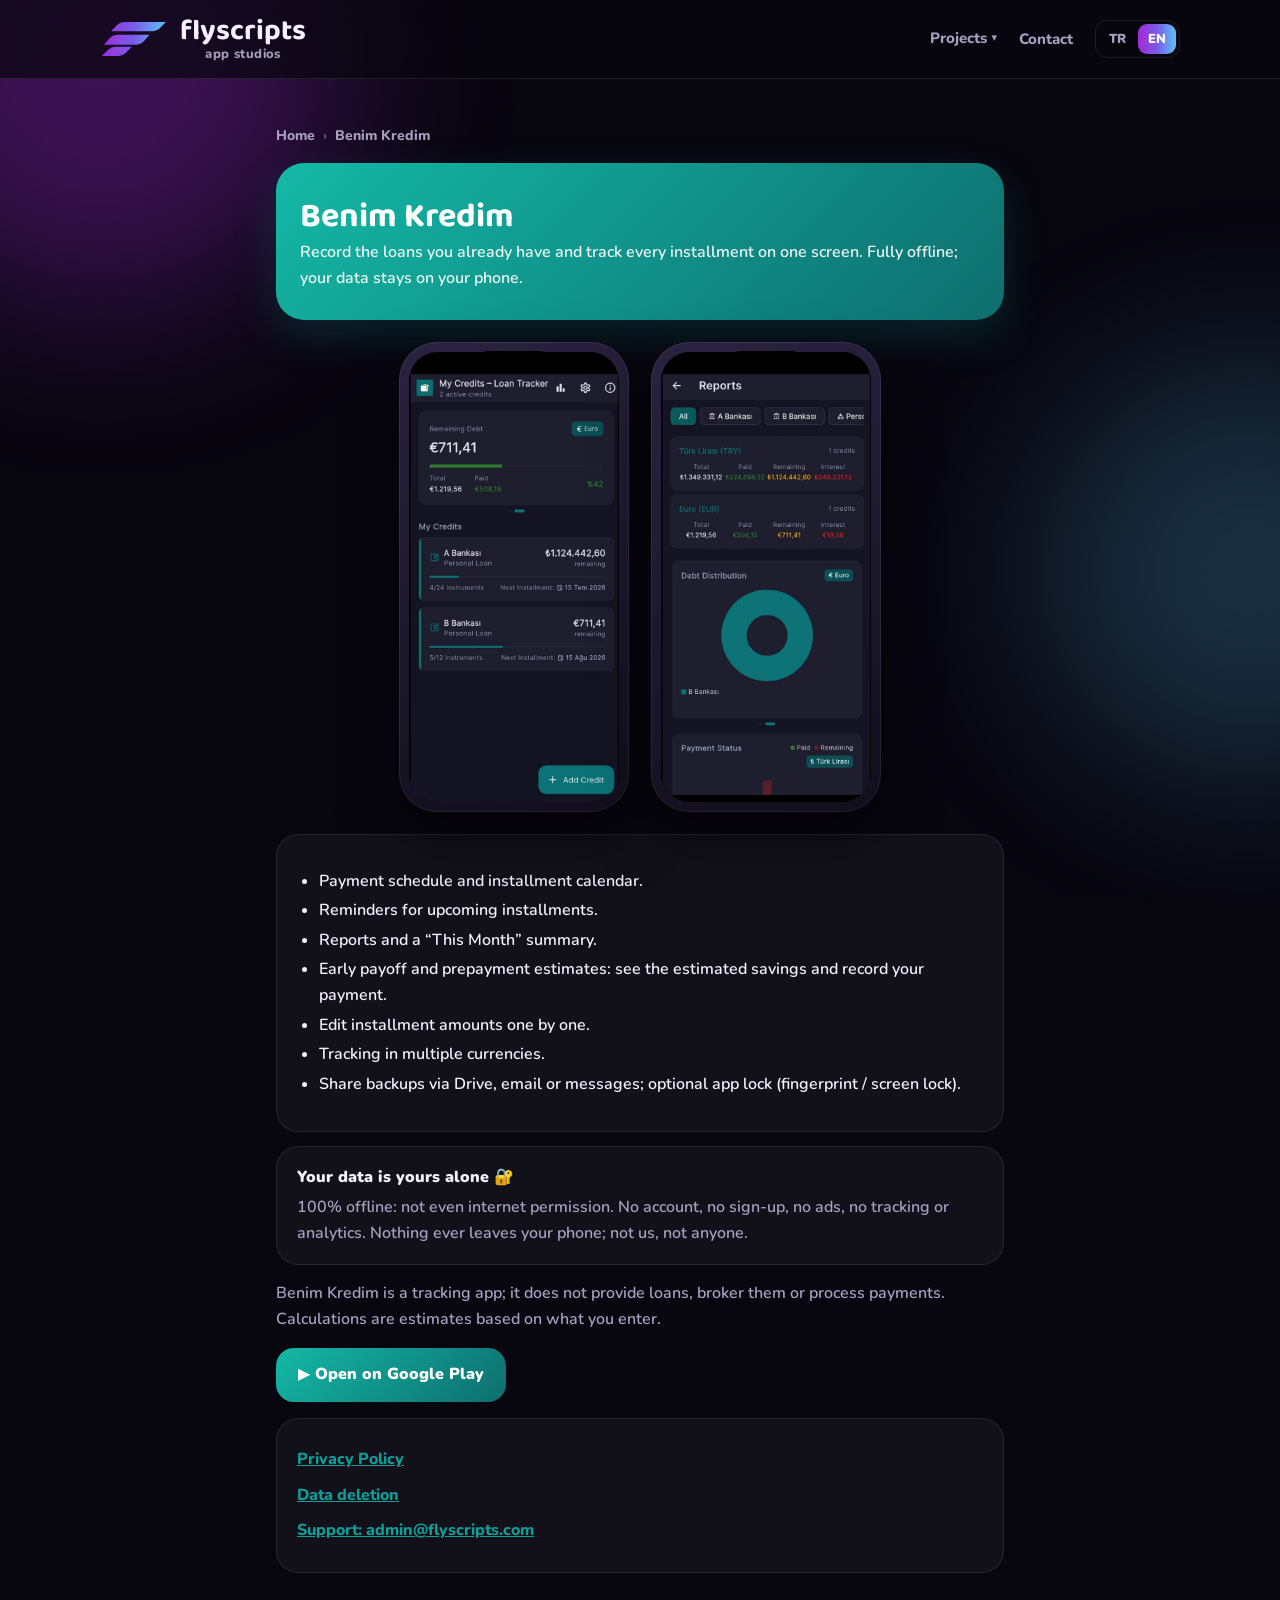
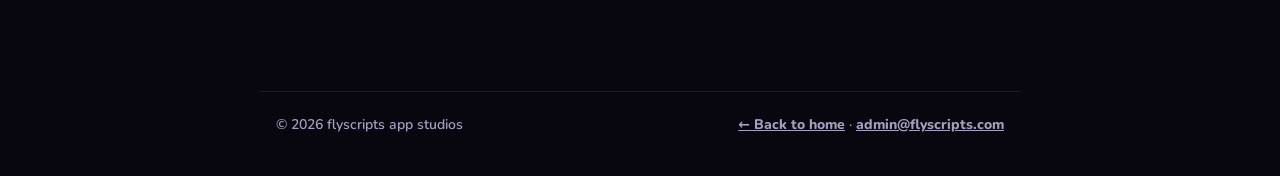
<file: benimkredim/index.html>
<!doctype html>
<html lang="tr">
<head>
<meta charset="utf-8">
<meta name="viewport" content="width=device-width, initial-scale=1">
<meta name="description" content="Benim Kredim: kredi ve taksit takibi. Tamamen çevrimdışı, hesap yok, reklam yok; verileriniz yalnızca telefonunuzda.">
<meta name="robots" content="index, follow">
<link rel="canonical" href="https://www.flyscripts.com/benimkredim/">
<title>Benim Kredim</title>
<link rel="stylesheet" href="style.css?v=3">
<link rel="stylesheet" href="../assets/sub.css?v=6">
<link rel="icon" href="../assets/flyscripts-mark.svg" type="image/svg+xml">
<script src="lang.js?v=3"></script>
</head>
<body class="tr">
<div class="aurora"><span></span><span></span></div>
<header class="site-header">
  <div class="bar">
    <a class="logo" href="../"><img src="../assets/flyscripts-mark.svg" alt=""><span class="wm"><b>flyscripts</b><small>app studios</small></span></a>
    <nav>
      <div class="dd">
        <button class="dd-btn" aria-haspopup="true" aria-expanded="false"><span data-lang="tr">Projeler</span><span data-lang="en">Projects</span> <span class="caret">▾</span></button>
        <div class="dd-menu" role="menu">
          <a role="menuitem" href="../benimkredim/"><img src="../assets/bk-icon.png" alt=""><span><b>Benim Kredim</b>
            <small><span data-lang="tr">Kredi taksit takibi · Google Play’de</span><span data-lang="en">Loan installment tracker · On Google Play</span></small></span></a>
          <a role="menuitem" href="../patikarnem/"><img src="../assets/pati-icon.svg" alt=""><span><b>Pati Karnem</b>
            <small><span data-lang="tr">Evcil dost sağlık karnesi · Yakında</span><span data-lang="en">Pet health card · Coming soon</span></small></span></a>
          <a role="menuitem" href="../daymosaic/"><img src="../assets/dm-icon.png" alt=""><span><b>DayMosaic</b>
            <small><span data-lang="tr">Tek satır günlük · Yakında</span><span data-lang="en">One-line journal · Coming soon</span></small></span></a>
          <a role="menuitem" href="../tintalchemist/"><img src="../assets/ta-icon.png" alt=""><span><b>Tint Alchemist</b>
            <small><span data-lang="tr">Renk karıştırma bulmacası · Yakında</span><span data-lang="en">Colour mixing puzzle · Coming soon</span></small></span></a>
        </div>
      </div>
      <a class="contact" href="../#iletisim"><span data-lang="tr">İletişim</span><span data-lang="en">Contact</span></a>
      <div class="lang"><button data-l="tr">TR</button><button data-l="en">EN</button></div>
    </nav>
  </div>
</header>
<div class="wrap">
  <nav class="crumbs" aria-label="breadcrumb"><a href="../"><span data-lang="tr">Ana sayfa</span><span data-lang="en">Home</span></a><span class="sep">›</span><a href="../#benim-kredim">Benim Kredim</a></nav>
  <div data-lang="tr">
    <div class="hero">
      <h1>Benim Kredim</h1>
      <p>Bankalardan almış olduğunuz kredileri kendiniz kaydedin, taksitlerinizi tek ekranda takip edin. Tamamen çevrimdışı; verileriniz telefonunuzda kalır.</p>
    </div>
    <div class="shots-row" aria-hidden="true"><div class="ph"><div class="scr"><img src="../assets/bk-tr-01.jpg" alt=""></div></div><div class="ph"><div class="scr"><img src="../assets/bk-tr-02.jpg" alt=""></div></div></div>
    <div class="card">
      <ul>
        <li>Ödeme planı ve taksit takvimi.</li>
        <li>Yaklaşan taksitler için hatırlatmalar.</li>
        <li>Raporlar ve “Bu Ay” özeti.</li>
        <li>Erken kapama ve ara ödeme tahmini: tahmini tasarrufu görün, ödemenizi kaydedin.</li>
        <li>Taksit tutarlarını tek tek düzenleme.</li>
        <li>Farklı para birimlerinde takip.</li>
        <li>Yedeği Drive, e-posta ya da mesajla paylaşma; isteğe bağlı uygulama kilidi (parmak izi / ekran kilidi).</li>
      </ul>
    </div>
    <div class="card">
      <h3 style="margin-top:0">Verileriniz sadece sizin 🔐</h3>
      <p class="muted" style="margin:0">%100 çevrimdışı: internet izni bile yok. Hesap yok, kayıt yok, reklam yok, takip ve analitik yok. Hiçbir şey telefonunuzdan çıkmaz; ne biz görürüz, ne başkası.</p>
    </div>
    <p class="muted">Benim Kredim bir takip uygulamasıdır; kredi vermez, aracılık yapmaz, ödeme işlemez. Hesaplamalar girdiğiniz bilgilere göre tahminidir.</p>
    <p><a class="btn" style="background:linear-gradient(135deg,#14B8A6,#0E6E6E)" href="https://play.google.com/store/apps/details?id=com.benimkredim.kredi_takip" target="_blank" rel="noopener">▶ Google Play’de aç</a></p>
    <div class="card links">
      <a href="gizlilik.html">Gizlilik Politikası</a>
      <a href="veri-silme.html">Veri silme</a>
      <a href="mailto:admin@flyscripts.com">Destek: admin@flyscripts.com</a>
    </div>
  </div>
  <div data-lang="en">
    <div class="hero">
      <h1>Benim Kredim</h1>
      <p>Record the loans you already have and track every installment on one screen. Fully offline; your data stays on your phone.</p>
    </div>
    <div class="shots-row" aria-hidden="true"><div class="ph"><div class="scr"><img src="../assets/bk-en-01.jpg" alt=""></div></div><div class="ph"><div class="scr"><img src="../assets/bk-en-02.jpg" alt=""></div></div></div>
    <div class="card">
      <ul>
        <li>Payment schedule and installment calendar.</li>
        <li>Reminders for upcoming installments.</li>
        <li>Reports and a “This Month” summary.</li>
        <li>Early payoff and prepayment estimates: see the estimated savings and record your payment.</li>
        <li>Edit installment amounts one by one.</li>
        <li>Tracking in multiple currencies.</li>
        <li>Share backups via Drive, email or messages; optional app lock (fingerprint / screen lock).</li>
      </ul>
    </div>
    <div class="card">
      <h3 style="margin-top:0">Your data is yours alone 🔐</h3>
      <p class="muted" style="margin:0">100% offline: not even internet permission. No account, no sign-up, no ads, no tracking or analytics. Nothing ever leaves your phone; not us, not anyone.</p>
    </div>
    <p class="muted">Benim Kredim is a tracking app; it does not provide loans, broker them or process payments. Calculations are estimates based on what you enter.</p>
    <p><a class="btn" style="background:linear-gradient(135deg,#14B8A6,#0E6E6E)" href="https://play.google.com/store/apps/details?id=com.benimkredim.kredi_takip" target="_blank" rel="noopener">▶ Open on Google Play</a></p>
    <div class="card links">
      <a href="gizlilik.html?lang=en">Privacy Policy</a>
      <a href="veri-silme.html?lang=en">Data deletion</a>
      <a href="mailto:admin@flyscripts.com">Support: admin@flyscripts.com</a>
    </div>
  </div>
</div>
<footer class="site-footer"><span>© 2026 flyscripts app studios</span><span><a href="../"><span data-lang="tr">← Ana sayfaya dön</span><span data-lang="en">← Back to home</span></a> · <a href="mailto:admin@flyscripts.com">admin@flyscripts.com</a></span></footer>
<script>
(function () {
  var dd = document.querySelector('.dd'), b = dd && dd.querySelector('.dd-btn');
  if (!dd) return;
  b.onclick = function (e) { e.stopPropagation(); b.setAttribute('aria-expanded', dd.classList.toggle('open')); };
  document.addEventListener('click', function () { dd.classList.remove('open'); b.setAttribute('aria-expanded', false); });
  document.addEventListener('keydown', function (e) { if (e.key === 'Escape') dd.classList.remove('open'); });
})();
</script>
</body>
</html>
</file>
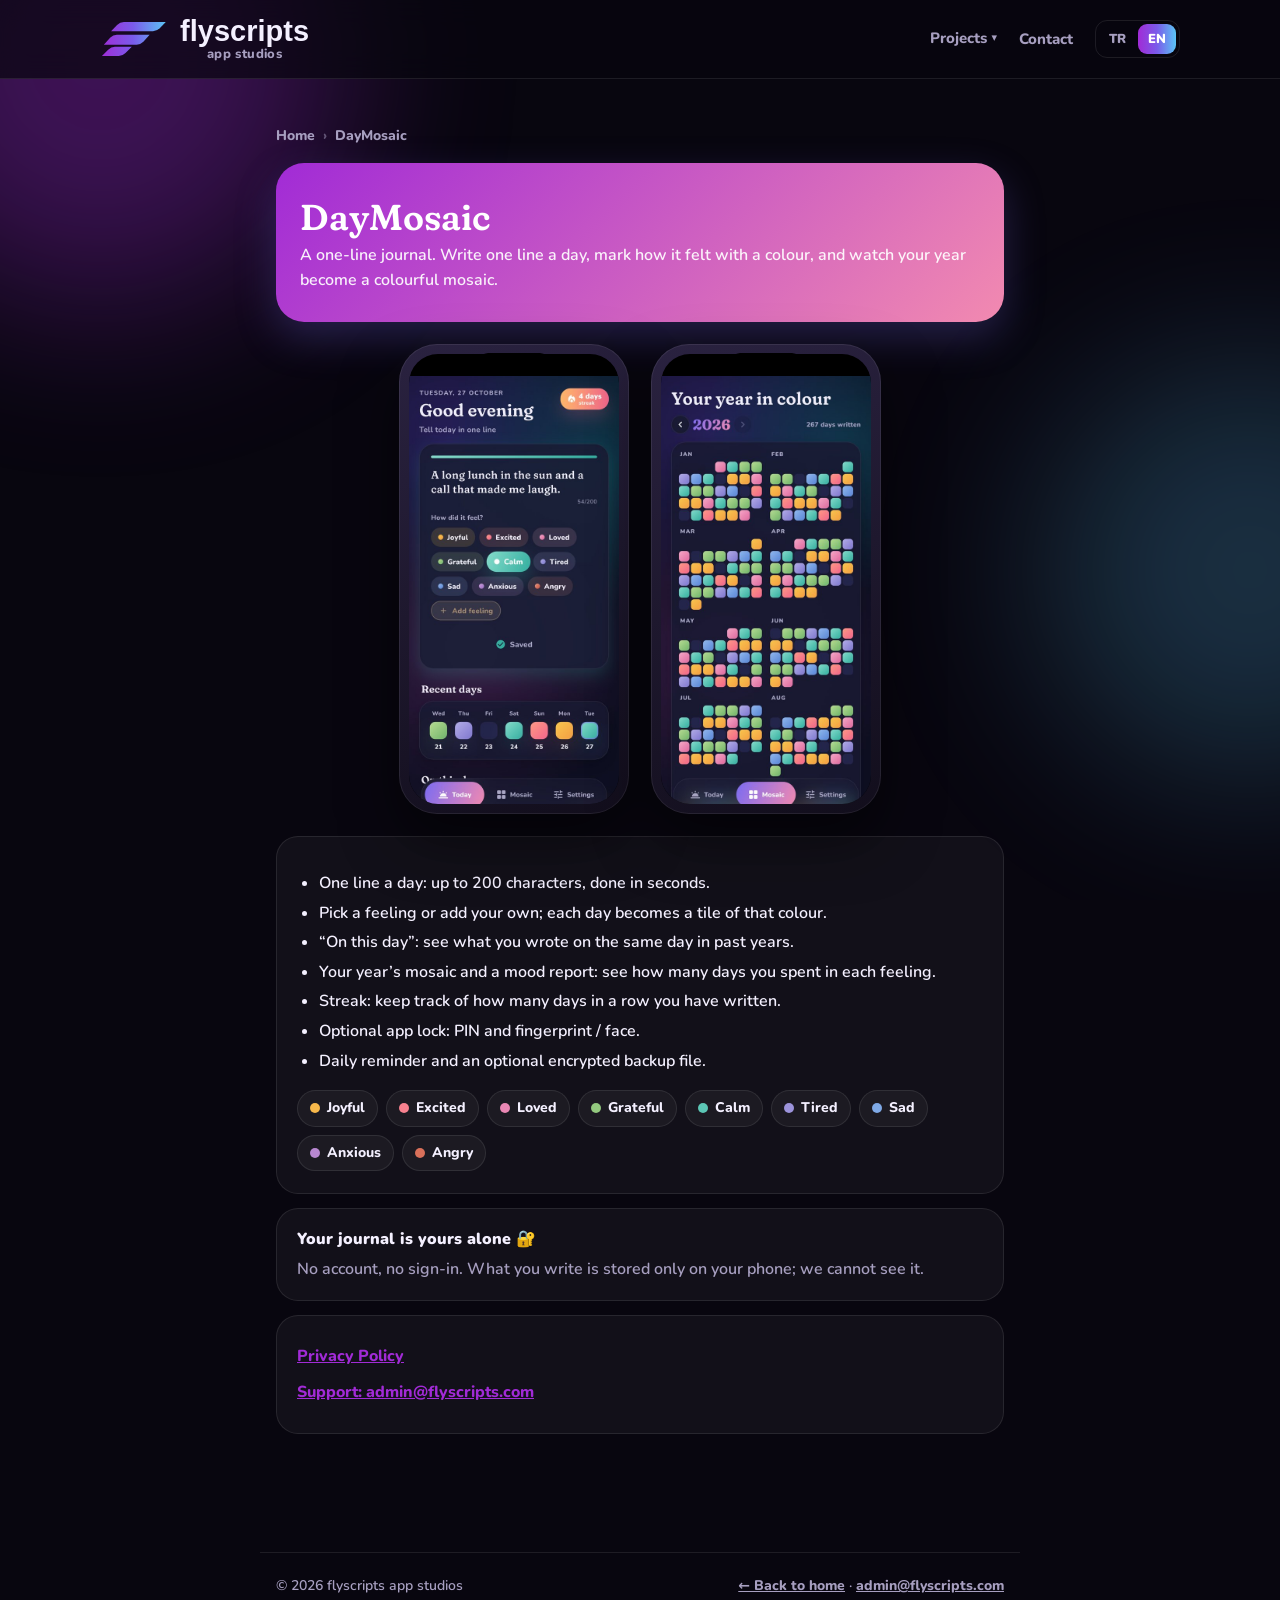
<file: daymosaic/index.html>
<!doctype html>
<html lang="tr">
<head>
<meta charset="utf-8">
<meta name="viewport" content="width=device-width, initial-scale=1">
<meta name="description" content="DayMosaic: tek satır günlük. Her gün bir satır, bir duygu rengi; yılın renkli mozaiği.">
<meta name="robots" content="index, follow">
<link rel="canonical" href="https://www.flyscripts.com/daymosaic/">
<title>DayMosaic</title>
<link rel="stylesheet" href="style.css?v=1">
<link rel="stylesheet" href="../assets/sub.css?v=6">
<link rel="icon" href="../assets/flyscripts-mark.svg" type="image/svg+xml">
<script src="lang.js?v=3"></script>
</head>
<body class="tr">
<div class="aurora"><span></span><span></span></div>
<header class="site-header">
  <div class="bar">
    <a class="logo" href="../"><img src="../assets/flyscripts-mark.svg" alt=""><span class="wm"><b>flyscripts</b><small>app studios</small></span></a>
    <nav>
      <div class="dd">
        <button class="dd-btn" aria-haspopup="true" aria-expanded="false"><span data-lang="tr">Projeler</span><span data-lang="en">Projects</span> <span class="caret">▾</span></button>
        <div class="dd-menu" role="menu">
          <a role="menuitem" href="../benimkredim/"><img src="../assets/bk-icon.png" alt=""><span><b>Benim Kredim</b>
            <small><span data-lang="tr">Kredi taksit takibi · Google Play’de</span><span data-lang="en">Loan installment tracker · On Google Play</span></small></span></a>
          <a role="menuitem" href="../patikarnem/"><img src="../assets/pati-icon.svg" alt=""><span><b>Pati Karnem</b>
            <small><span data-lang="tr">Evcil dost sağlık karnesi · Yakında</span><span data-lang="en">Pet health card · Coming soon</span></small></span></a>
          <a role="menuitem" href="../daymosaic/"><img src="../assets/dm-icon.png" alt=""><span><b>DayMosaic</b>
            <small><span data-lang="tr">Tek satır günlük · Yakında</span><span data-lang="en">One-line journal · Coming soon</span></small></span></a>
          <a role="menuitem" href="../tintalchemist/"><img src="../assets/ta-icon.png" alt=""><span><b>Tint Alchemist</b>
            <small><span data-lang="tr">Renk karıştırma bulmacası · Yakında</span><span data-lang="en">Colour mixing puzzle · Coming soon</span></small></span></a>
        </div>
      </div>
      <a class="contact" href="../#iletisim"><span data-lang="tr">İletişim</span><span data-lang="en">Contact</span></a>
      <div class="lang"><button data-l="tr">TR</button><button data-l="en">EN</button></div>
    </nav>
  </div>
</header>
<div class="wrap">
  <nav class="crumbs" aria-label="breadcrumb"><a href="../"><span data-lang="tr">Ana sayfa</span><span data-lang="en">Home</span></a><span class="sep">›</span><a href="../#daymosaic">DayMosaic</a></nav>
  <div data-lang="tr">
    <div class="hero">
      <h1>DayMosaic</h1>
      <p>Tek satır günlük. Her gün bir satır yaz, nasıl hissettiğini bir renkle işaretle; yıl, renkli bir mozaiğe dönüşsün.</p>
    </div>
    <div class="shots-row" aria-hidden="true"><div class="ph"><div class="scr"><img src="../assets/dm-today-tr.jpg" alt=""></div></div><div class="ph"><div class="scr"><img src="../assets/dm-mosaic-tr.jpg" alt=""></div></div></div>
    <div class="card">
      <ul>
        <li>Her gün tek satır: en fazla 200 karakter, birkaç saniyede biter.</li>
        <li>Duygunu seç ya da kendi hissini ekle; her gün mozaikte o rengin karosu olur.</li>
        <li>“Geçmişte bugün”: önceki yıllarda aynı gün ne yazdığını gör.</li>
        <li>Yılın mozaiği ve duygu raporu: hangi histe kaç gün geçirdiğini gör.</li>
        <li>Seri: kaç gündür aralıksız yazdığını takip et.</li>
        <li>İsteğe bağlı uygulama kilidi: PIN ve parmak izi / yüz.</li>
        <li>Günlük hatırlatma ve isteğe bağlı şifreli yedek dosyası.</li>
      </ul>
      <div class="moods"><span><i style="background:#F7B84B"></i>Neşeli</span><span><i style="background:#F7818F"></i>Heyecanlı</span><span><i style="background:#E987B4"></i>Sevgi dolu</span><span><i style="background:#93C97F"></i>Minnettar</span><span><i style="background:#5CC6B5"></i>Huzurlu</span><span><i style="background:#9C93DB"></i>Yorgun</span><span><i style="background:#7FA9E6"></i>Hüzünlü</span><span><i style="background:#B887D1"></i>Kaygılı</span><span><i style="background:#D9705A"></i>Öfkeli</span></div>
    </div>
    <div class="card">
      <h3 style="margin-top:0">Günlüğün yalnızca senin 🔐</h3>
      <p class="muted" style="margin:0">Hesap yok, giriş yok. Yazdıkların yalnızca telefonunda saklanır; biz göremeyiz.</p>
    </div>
    <div class="card links">
      <a href="gizlilik.html">Gizlilik Politikası</a>
      <a href="mailto:admin@flyscripts.com">Destek: admin@flyscripts.com</a>
    </div>
  </div>
  <div data-lang="en">
    <div class="hero">
      <h1>DayMosaic</h1>
      <p>A one-line journal. Write one line a day, mark how it felt with a colour, and watch your year become a colourful mosaic.</p>
    </div>
    <div class="shots-row" aria-hidden="true"><div class="ph"><div class="scr"><img src="../assets/dm-today-en.jpg" alt=""></div></div><div class="ph"><div class="scr"><img src="../assets/dm-mosaic-en.jpg" alt=""></div></div></div>
    <div class="card">
      <ul>
        <li>One line a day: up to 200 characters, done in seconds.</li>
        <li>Pick a feeling or add your own; each day becomes a tile of that colour.</li>
        <li>“On this day”: see what you wrote on the same day in past years.</li>
        <li>Your year’s mosaic and a mood report: see how many days you spent in each feeling.</li>
        <li>Streak: keep track of how many days in a row you have written.</li>
        <li>Optional app lock: PIN and fingerprint / face.</li>
        <li>Daily reminder and an optional encrypted backup file.</li>
      </ul>
      <div class="moods"><span><i style="background:#F7B84B"></i>Joyful</span><span><i style="background:#F7818F"></i>Excited</span><span><i style="background:#E987B4"></i>Loved</span><span><i style="background:#93C97F"></i>Grateful</span><span><i style="background:#5CC6B5"></i>Calm</span><span><i style="background:#9C93DB"></i>Tired</span><span><i style="background:#7FA9E6"></i>Sad</span><span><i style="background:#B887D1"></i>Anxious</span><span><i style="background:#D9705A"></i>Angry</span></div>
    </div>
    <div class="card">
      <h3 style="margin-top:0">Your journal is yours alone 🔐</h3>
      <p class="muted" style="margin:0">No account, no sign-in. What you write is stored only on your phone; we cannot see it.</p>
    </div>
    <div class="card links">
      <a href="gizlilik.html?lang=en">Privacy Policy</a>
      <a href="mailto:admin@flyscripts.com">Support: admin@flyscripts.com</a>
    </div>
  </div>
</div>
<footer class="site-footer"><span>© 2026 flyscripts app studios</span><span><a href="../"><span data-lang="tr">← Ana sayfaya dön</span><span data-lang="en">← Back to home</span></a> · <a href="mailto:admin@flyscripts.com">admin@flyscripts.com</a></span></footer>
<script>
(function () {
  var dd = document.querySelector('.dd'), b = dd && dd.querySelector('.dd-btn');
  if (!dd) return;
  b.onclick = function (e) { e.stopPropagation(); b.setAttribute('aria-expanded', dd.classList.toggle('open')); };
  document.addEventListener('click', function () { dd.classList.remove('open'); b.setAttribute('aria-expanded', false); });
  document.addEventListener('keydown', function (e) { if (e.key === 'Escape') dd.classList.remove('open'); });
})();
</script>
</body>
</html>
</file>
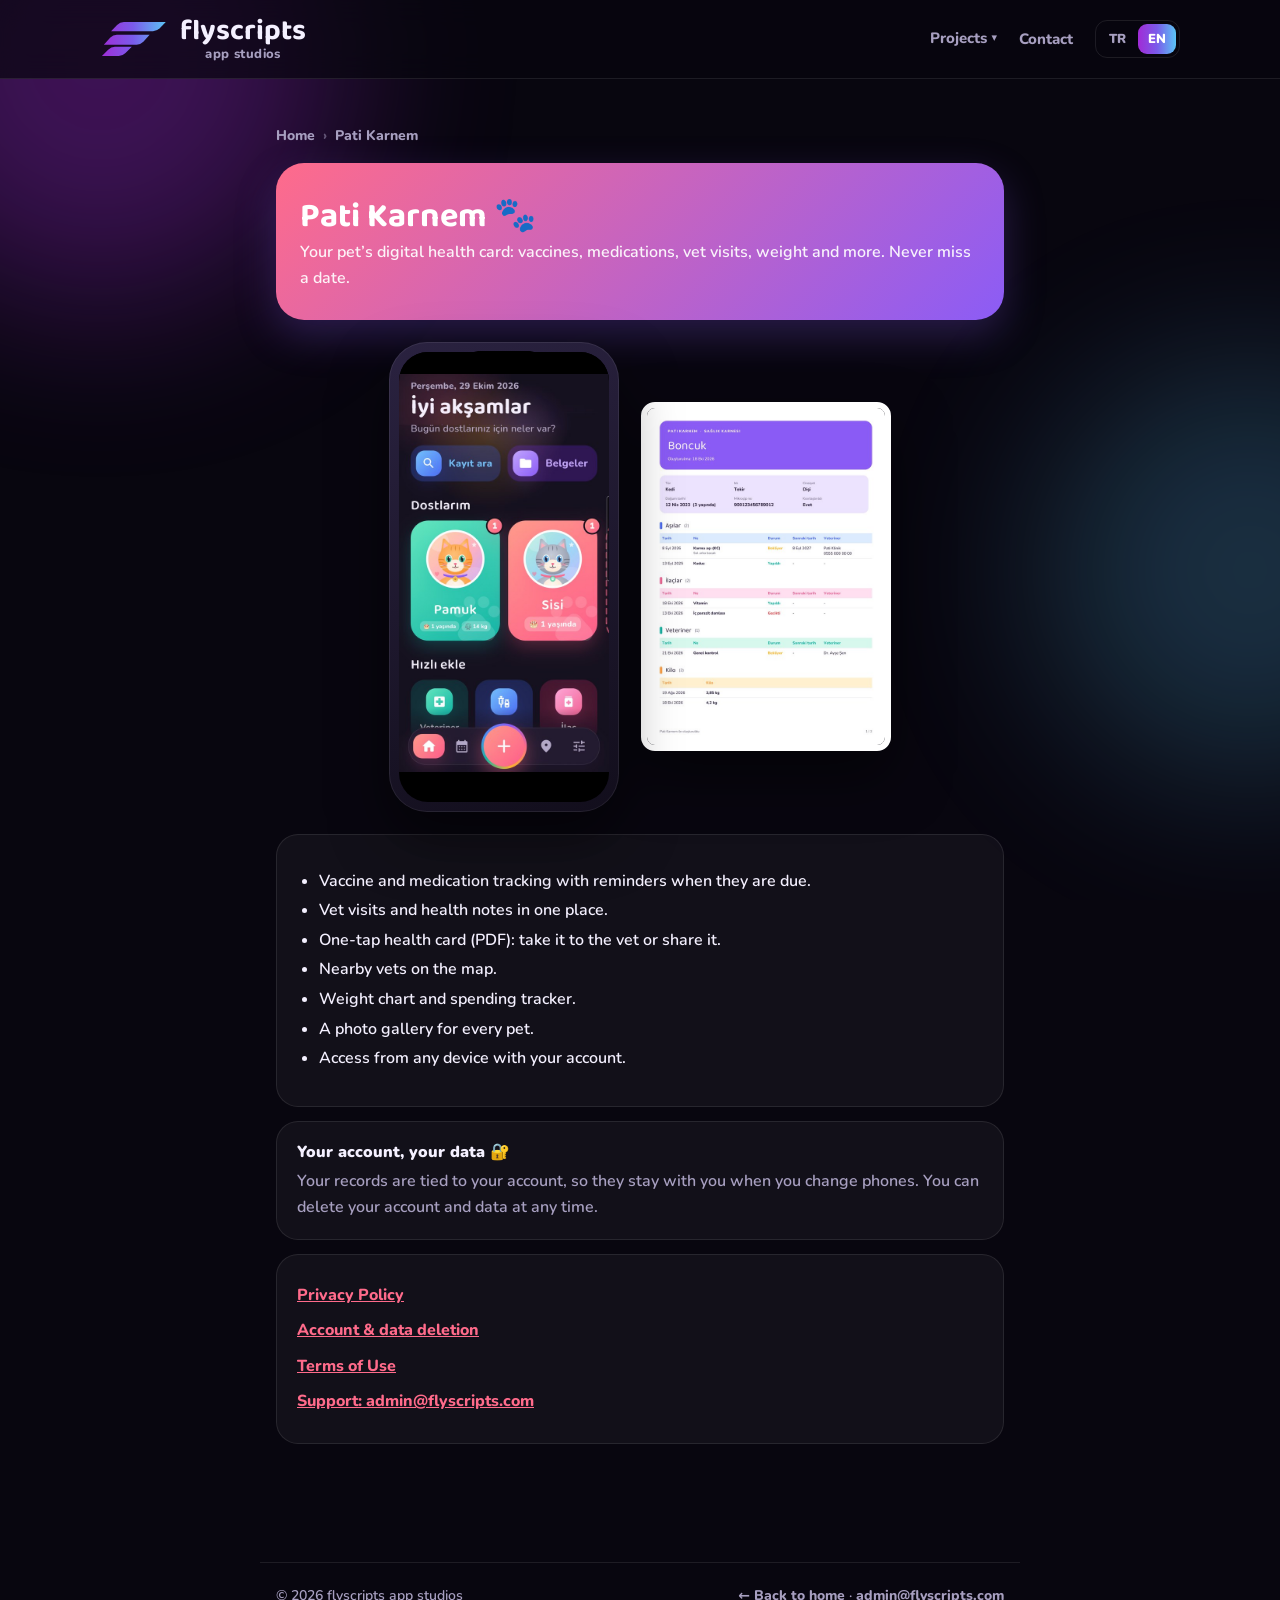
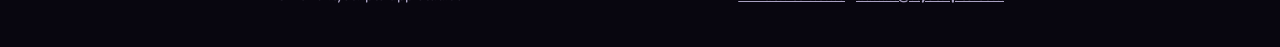
<file: patikarnem/index.html>
<!doctype html>
<html lang="tr">
<head>
<meta charset="utf-8">
<meta name="viewport" content="width=device-width, initial-scale=1">
<meta name="description" content="Pati Karnem: evcil dostunuzun dijital sağlık karnesi. Aşılar, ilaçlar, veteriner ziyaretleri ve daha fazlası.">
<meta name="robots" content="index, follow">
<link rel="canonical" href="https://www.flyscripts.com/patikarnem/">
<title>Pati Karnem</title>
<link rel="stylesheet" href="style.css?v=3">
<link rel="stylesheet" href="../assets/sub.css?v=6">
<link rel="icon" href="../assets/flyscripts-mark.svg" type="image/svg+xml">
<script src="lang.js?v=3"></script>
</head>
<body class="tr">
<div class="aurora"><span></span><span></span></div>
<header class="site-header">
  <div class="bar">
    <a class="logo" href="../"><img src="../assets/flyscripts-mark.svg" alt=""><span class="wm"><b>flyscripts</b><small>app studios</small></span></a>
    <nav>
      <div class="dd">
        <button class="dd-btn" aria-haspopup="true" aria-expanded="false"><span data-lang="tr">Projeler</span><span data-lang="en">Projects</span> <span class="caret">▾</span></button>
        <div class="dd-menu" role="menu">
          <a role="menuitem" href="../benimkredim/"><img src="../assets/bk-icon.png" alt=""><span><b>Benim Kredim</b>
            <small><span data-lang="tr">Kredi taksit takibi · Google Play’de</span><span data-lang="en">Loan installment tracker · On Google Play</span></small></span></a>
          <a role="menuitem" href="../patikarnem/"><img src="../assets/pati-icon.svg" alt=""><span><b>Pati Karnem</b>
            <small><span data-lang="tr">Evcil dost sağlık karnesi · Yakında</span><span data-lang="en">Pet health card · Coming soon</span></small></span></a>
          <a role="menuitem" href="../daymosaic/"><img src="../assets/dm-icon.png" alt=""><span><b>DayMosaic</b>
            <small><span data-lang="tr">Tek satır günlük · Yakında</span><span data-lang="en">One-line journal · Coming soon</span></small></span></a>
          <a role="menuitem" href="../tintalchemist/"><img src="../assets/ta-icon.png" alt=""><span><b>Tint Alchemist</b>
            <small><span data-lang="tr">Renk karıştırma bulmacası · Yakında</span><span data-lang="en">Colour mixing puzzle · Coming soon</span></small></span></a>
        </div>
      </div>
      <a class="contact" href="../#iletisim"><span data-lang="tr">İletişim</span><span data-lang="en">Contact</span></a>
      <div class="lang"><button data-l="tr">TR</button><button data-l="en">EN</button></div>
    </nav>
  </div>
</header>
<div class="wrap">
  <nav class="crumbs" aria-label="breadcrumb"><a href="../"><span data-lang="tr">Ana sayfa</span><span data-lang="en">Home</span></a><span class="sep">›</span><a href="../#pati-karnem">Pati Karnem</a></nav>
  <div data-lang="tr">
    <div class="hero">
      <h1>Pati Karnem 🐾</h1>
      <p>Dostunuzun dijital sağlık karnesi: aşılar, ilaçlar, veteriner ziyaretleri, kilo ve daha fazlası. Hiçbir tarihi kaçırmayın.</p>
    </div>
    <div class="shots-row" aria-hidden="true"><div class="ph"><div class="scr"><img src="../assets/pati-home.jpg?v=2" alt=""></div></div><div class="paper"><img src="../assets/pati-karne.jpg" alt=""></div></div>
    <div class="card">
      <ul>
        <li>Aşı ve ilaç takibi; zamanı gelince hatırlatma.</li>
        <li>Veteriner ziyaretleri ve sağlık notları tek yerde.</li>
        <li>Tek dokunuşla sağlık karnesi (PDF): veterinere götür ya da paylaş.</li>
        <li>Yakındaki veterinerler haritada.</li>
        <li>Kilo grafiği ve harcama takibi.</li>
        <li>Her dosta özel fotoğraf galerisi.</li>
        <li>Hesabınla her cihazdan erişim.</li>
      </ul>
    </div>
    <div class="card">
      <h3 style="margin-top:0">Hesabın, verilerin 🔐</h3>
      <p class="muted" style="margin:0">Kayıtların hesabına bağlıdır; telefon değiştirsen de kaybolmaz. Hesabını ve verilerini istediğin zaman silebilirsin.</p>
    </div>
    <div class="card links">
      <a href="gizlilik.html">Gizlilik Politikası</a>
      <a href="hesap-silme.html">Hesap ve veri silme</a>
      <a href="kosullar.html">Kullanım Koşulları</a>
      <a href="mailto:admin@flyscripts.com">Destek: admin@flyscripts.com</a>
    </div>
  </div>
  <div data-lang="en">
    <div class="hero">
      <h1>Pati Karnem 🐾</h1>
      <p>Your pet’s digital health card: vaccines, medications, vet visits, weight and more. Never miss a date.</p>
    </div>
    <div class="shots-row" aria-hidden="true"><div class="ph"><div class="scr"><img src="../assets/pati-home.jpg?v=2" alt=""></div></div><div class="paper"><img src="../assets/pati-karne.jpg" alt=""></div></div>
    <div class="card">
      <ul>
        <li>Vaccine and medication tracking with reminders when they are due.</li>
        <li>Vet visits and health notes in one place.</li>
        <li>One-tap health card (PDF): take it to the vet or share it.</li>
        <li>Nearby vets on the map.</li>
        <li>Weight chart and spending tracker.</li>
        <li>A photo gallery for every pet.</li>
        <li>Access from any device with your account.</li>
      </ul>
    </div>
    <div class="card">
      <h3 style="margin-top:0">Your account, your data 🔐</h3>
      <p class="muted" style="margin:0">Your records are tied to your account, so they stay with you when you change phones. You can delete your account and data at any time.</p>
    </div>
    <div class="card links">
      <a href="gizlilik.html?lang=en">Privacy Policy</a>
      <a href="hesap-silme.html?lang=en">Account &amp; data deletion</a>
      <a href="kosullar.html?lang=en">Terms of Use</a>
      <a href="mailto:admin@flyscripts.com">Support: admin@flyscripts.com</a>
    </div>
  </div>
</div>
<footer class="site-footer"><span>© 2026 flyscripts app studios</span><span><a href="../"><span data-lang="tr">← Ana sayfaya dön</span><span data-lang="en">← Back to home</span></a> · <a href="mailto:admin@flyscripts.com">admin@flyscripts.com</a></span></footer>
<script>
(function () {
  var dd = document.querySelector('.dd'), b = dd && dd.querySelector('.dd-btn');
  if (!dd) return;
  b.onclick = function (e) { e.stopPropagation(); b.setAttribute('aria-expanded', dd.classList.toggle('open')); };
  document.addEventListener('click', function () { dd.classList.remove('open'); b.setAttribute('aria-expanded', false); });
  document.addEventListener('keydown', function (e) { if (e.key === 'Escape') dd.classList.remove('open'); });
})();
</script>
</body>
</html>
</file>
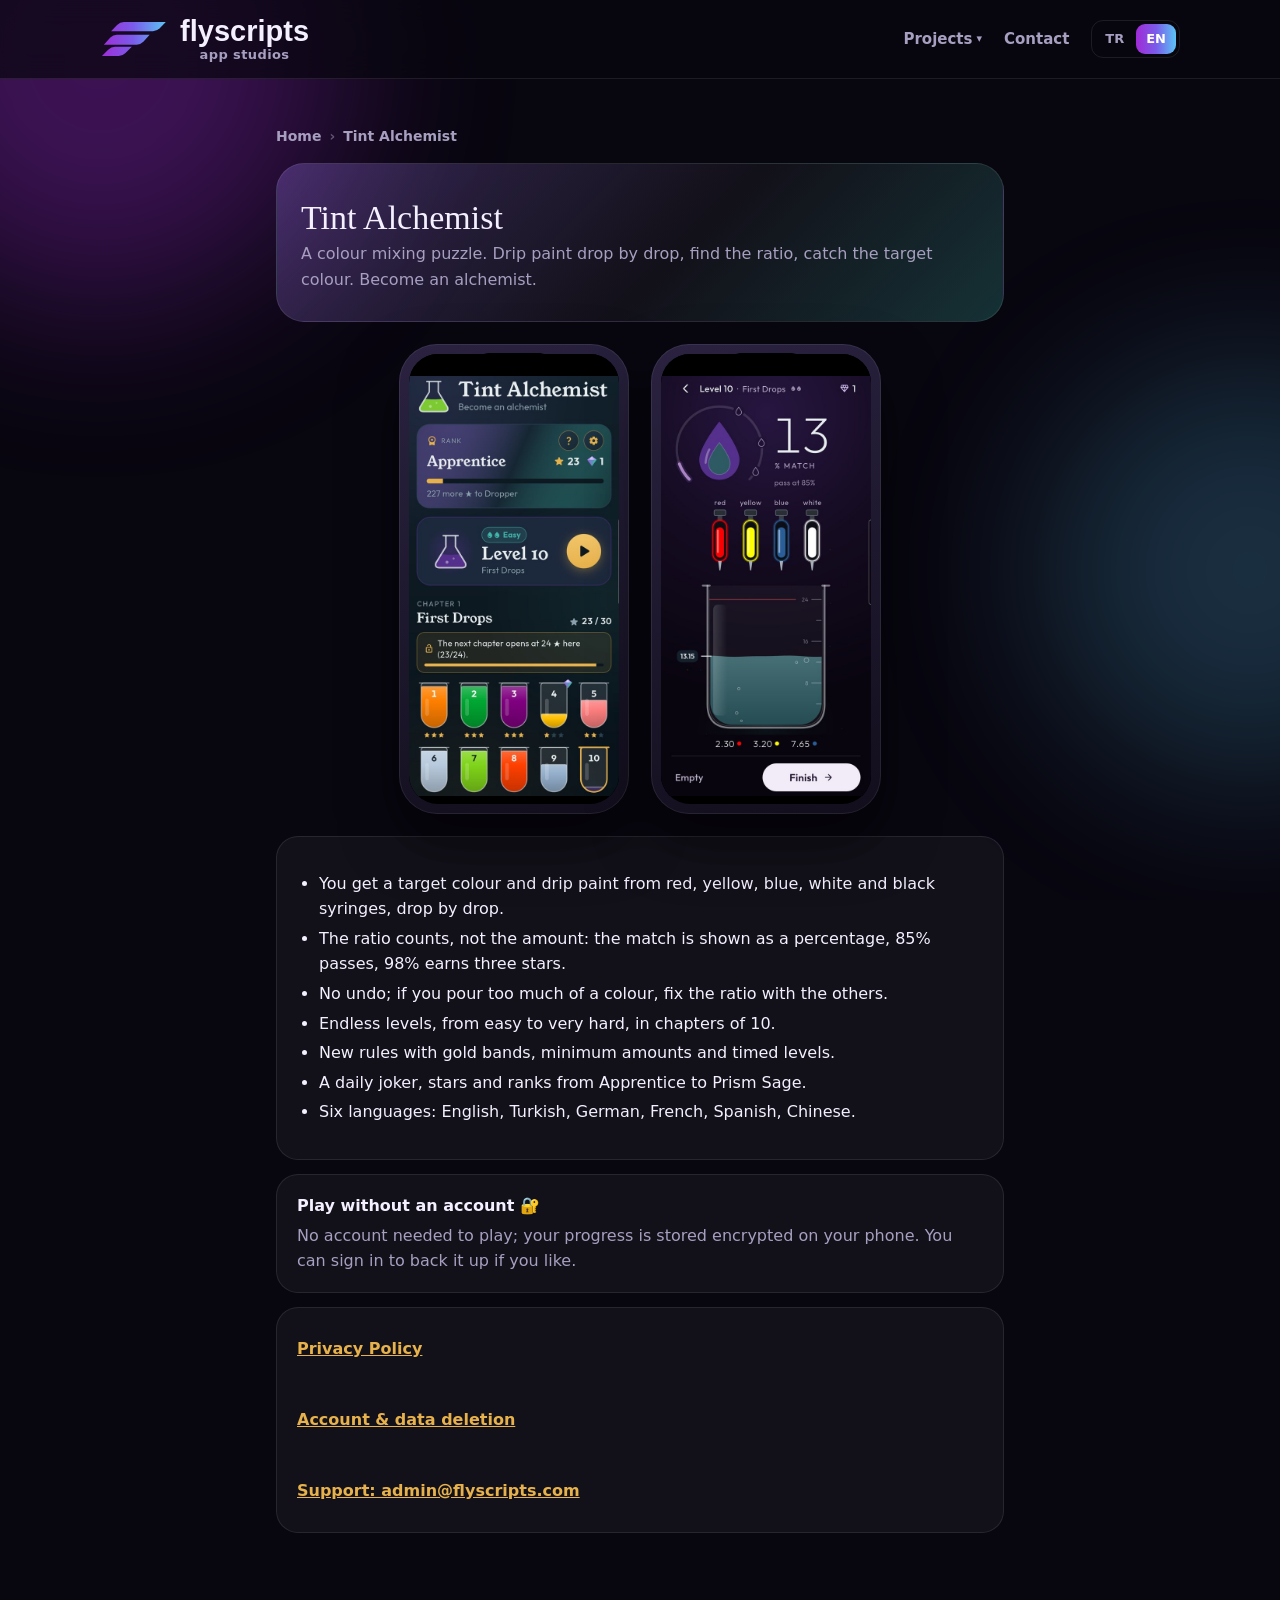
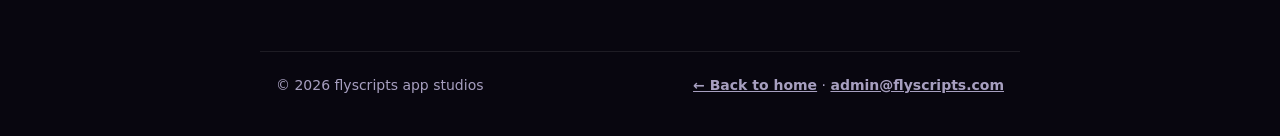
<file: tintalchemist/index.html>
<!doctype html>
<html lang="tr">
<head>
<meta charset="utf-8">
<meta name="viewport" content="width=device-width, initial-scale=1">
<meta name="description" content="Tint Alchemist: renk karıştırma bulmacası. A colour mixing puzzle by flyscripts.">
<meta name="robots" content="index, follow">
<link rel="canonical" href="https://www.flyscripts.com/tintalchemist/">
<title>Tint Alchemist · Renk karıştırma bulmacası</title>
<link rel="stylesheet" href="style.css?v=1">
<link rel="stylesheet" href="../assets/sub.css?v=6">
<link rel="icon" href="../assets/flyscripts-mark.svg" type="image/svg+xml">
<script src="lang.js?v=3"></script>
</head>
<body class="tr">
<div class="aurora"><span></span><span></span></div>
<header class="site-header">
  <div class="bar">
    <a class="logo" href="../"><img src="../assets/flyscripts-mark.svg" alt=""><span class="wm"><b>flyscripts</b><small>app studios</small></span></a>
    <nav>
      <div class="dd">
        <button class="dd-btn" aria-haspopup="true" aria-expanded="false"><span data-lang="tr">Projeler</span><span data-lang="en">Projects</span> <span class="caret">▾</span></button>
        <div class="dd-menu" role="menu">
          <a role="menuitem" href="../benimkredim/"><img src="../assets/bk-icon.png" alt=""><span><b>Benim Kredim</b>
            <small><span data-lang="tr">Kredi taksit takibi · Google Play’de</span><span data-lang="en">Loan installment tracker · On Google Play</span></small></span></a>
          <a role="menuitem" href="../patikarnem/"><img src="../assets/pati-icon.svg" alt=""><span><b>Pati Karnem</b>
            <small><span data-lang="tr">Evcil dost sağlık karnesi · Yakında</span><span data-lang="en">Pet health card · Coming soon</span></small></span></a>
          <a role="menuitem" href="../daymosaic/"><img src="../assets/dm-icon.png" alt=""><span><b>DayMosaic</b>
            <small><span data-lang="tr">Tek satır günlük · Yakında</span><span data-lang="en">One-line journal · Coming soon</span></small></span></a>
          <a role="menuitem" href="../tintalchemist/"><img src="../assets/ta-icon.png" alt=""><span><b>Tint Alchemist</b>
            <small><span data-lang="tr">Renk karıştırma bulmacası · Yakında</span><span data-lang="en">Colour mixing puzzle · Coming soon</span></small></span></a>
        </div>
      </div>
      <a class="contact" href="../#iletisim"><span data-lang="tr">İletişim</span><span data-lang="en">Contact</span></a>
      <div class="lang"><button data-l="tr">TR</button><button data-l="en">EN</button></div>
    </nav>
  </div>
</header>
<div class="wrap">
  <nav class="crumbs" aria-label="breadcrumb"><a href="../"><span data-lang="tr">Ana sayfa</span><span data-lang="en">Home</span></a><span class="sep">›</span><a href="../#tint-alchemist">Tint Alchemist</a></nav>
  <div data-lang="tr">
    <div class="hero">
      <h1>Tint Alchemist</h1>
      <p>Renk karıştırma bulmacası. Damla damla boya dök, oranı tuttur, hedef rengi yakala. Simyacı ol.</p>
    </div>
    <div class="shots-row" aria-hidden="true"><div class="ph"><div class="scr"><img src="../assets/ta-home-tr.jpg" alt=""></div></div><div class="ph"><div class="scr"><img src="../assets/ta-game-tr.jpg" alt=""></div></div></div>
    <div class="card">
      <ul>
        <li>Hedef bir renk verilir; kırmızı, sarı, mavi, beyaz ve siyah şırıngalardan damla damla boya dökersin.</li>
        <li>Önemli olan miktar değil oran: eşleşme yüzdeyle gösterilir, %85 geçer, %98 üç yıldız.</li>
        <li>Dökülen geri alınmaz; fazla kaçırdığın rengi diğer renklerle oranı düzelterek telafi edersin.</li>
        <li>Sınırsız seviye: kolaydan çok zora, 10 seviyelik bölümler.</li>
        <li>Altın bant, en az miktar ve süreli seviyelerle yeni kurallar.</li>
        <li>Her gün bir joker, yıldızlar ve Çırak’tan Prizma Bilgesi’ne rütbeler.</li>
        <li>Altı dil: Türkçe, İngilizce, Almanca, Fransızca, İspanyolca, Çince.</li>
      </ul>
    </div>
    <div class="card">
      <h3 style="margin-top:0">Hesapsız oyna 🔐</h3>
      <p class="muted" style="margin:0">Oynamak için hesap gerekmez; ilerlemen telefonunda şifreli saklanır. İstersen giriş yapıp ilerlemeni yedekleyebilirsin.</p>
    </div>
    <div class="card links">
      <a href="gizlilik.html">Gizlilik Politikası</a><br>
      <a href="hesap-silme.html">Hesap ve veri silme</a><br>
      <a href="mailto:admin@flyscripts.com">Destek: admin@flyscripts.com</a>
    </div>
  </div>
  <div data-lang="en">
    <div class="hero">
      <h1>Tint Alchemist</h1>
      <p>A colour mixing puzzle. Drip paint drop by drop, find the ratio, catch the target colour. Become an alchemist.</p>
    </div>
    <div class="shots-row" aria-hidden="true"><div class="ph"><div class="scr"><img src="../assets/ta-home-en.jpg" alt=""></div></div><div class="ph"><div class="scr"><img src="../assets/ta-game-en.jpg" alt=""></div></div></div>
    <div class="card">
      <ul>
        <li>You get a target colour and drip paint from red, yellow, blue, white and black syringes, drop by drop.</li>
        <li>The ratio counts, not the amount: the match is shown as a percentage, 85% passes, 98% earns three stars.</li>
        <li>No undo; if you pour too much of a colour, fix the ratio with the others.</li>
        <li>Endless levels, from easy to very hard, in chapters of 10.</li>
        <li>New rules with gold bands, minimum amounts and timed levels.</li>
        <li>A daily joker, stars and ranks from Apprentice to Prism Sage.</li>
        <li>Six languages: English, Turkish, German, French, Spanish, Chinese.</li>
      </ul>
    </div>
    <div class="card">
      <h3 style="margin-top:0">Play without an account 🔐</h3>
      <p class="muted" style="margin:0">No account needed to play; your progress is stored encrypted on your phone. You can sign in to back it up if you like.</p>
    </div>
    <div class="card links">
      <a href="gizlilik.html?lang=en">Privacy Policy</a><br>
      <a href="hesap-silme.html?lang=en">Account &amp; data deletion</a><br>
      <a href="mailto:admin@flyscripts.com">Support: admin@flyscripts.com</a>
    </div>
  </div>
</div>
<footer class="site-footer"><span>© 2026 flyscripts app studios</span><span><a href="../"><span data-lang="tr">← Ana sayfaya dön</span><span data-lang="en">← Back to home</span></a> · <a href="mailto:admin@flyscripts.com">admin@flyscripts.com</a></span></footer>
<script>
(function () {
  var dd = document.querySelector('.dd'), b = dd && dd.querySelector('.dd-btn');
  if (!dd) return;
  b.onclick = function (e) { e.stopPropagation(); b.setAttribute('aria-expanded', dd.classList.toggle('open')); };
  document.addEventListener('click', function () { dd.classList.remove('open'); b.setAttribute('aria-expanded', false); });
  document.addEventListener('keydown', function (e) { if (e.key === 'Escape') dd.classList.remove('open'); });
})();
</script>
</body>
</html>
</file>
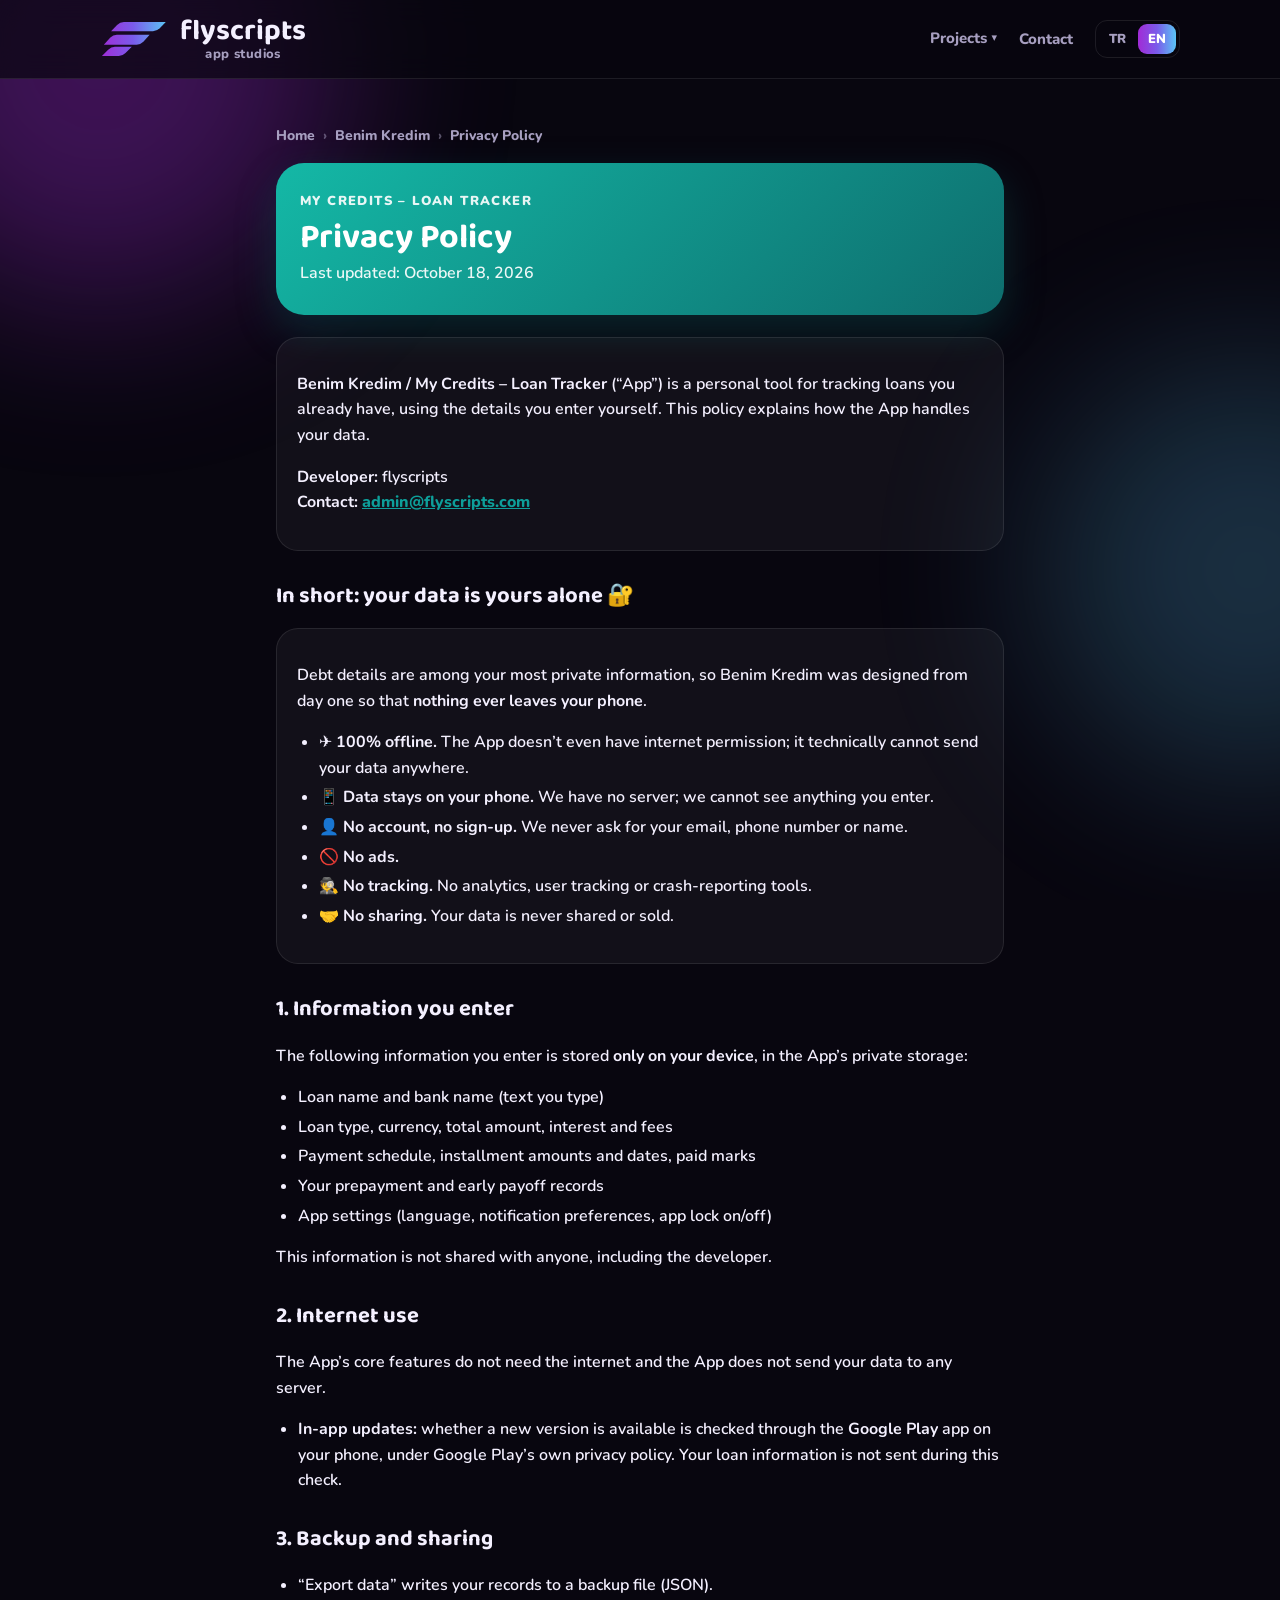
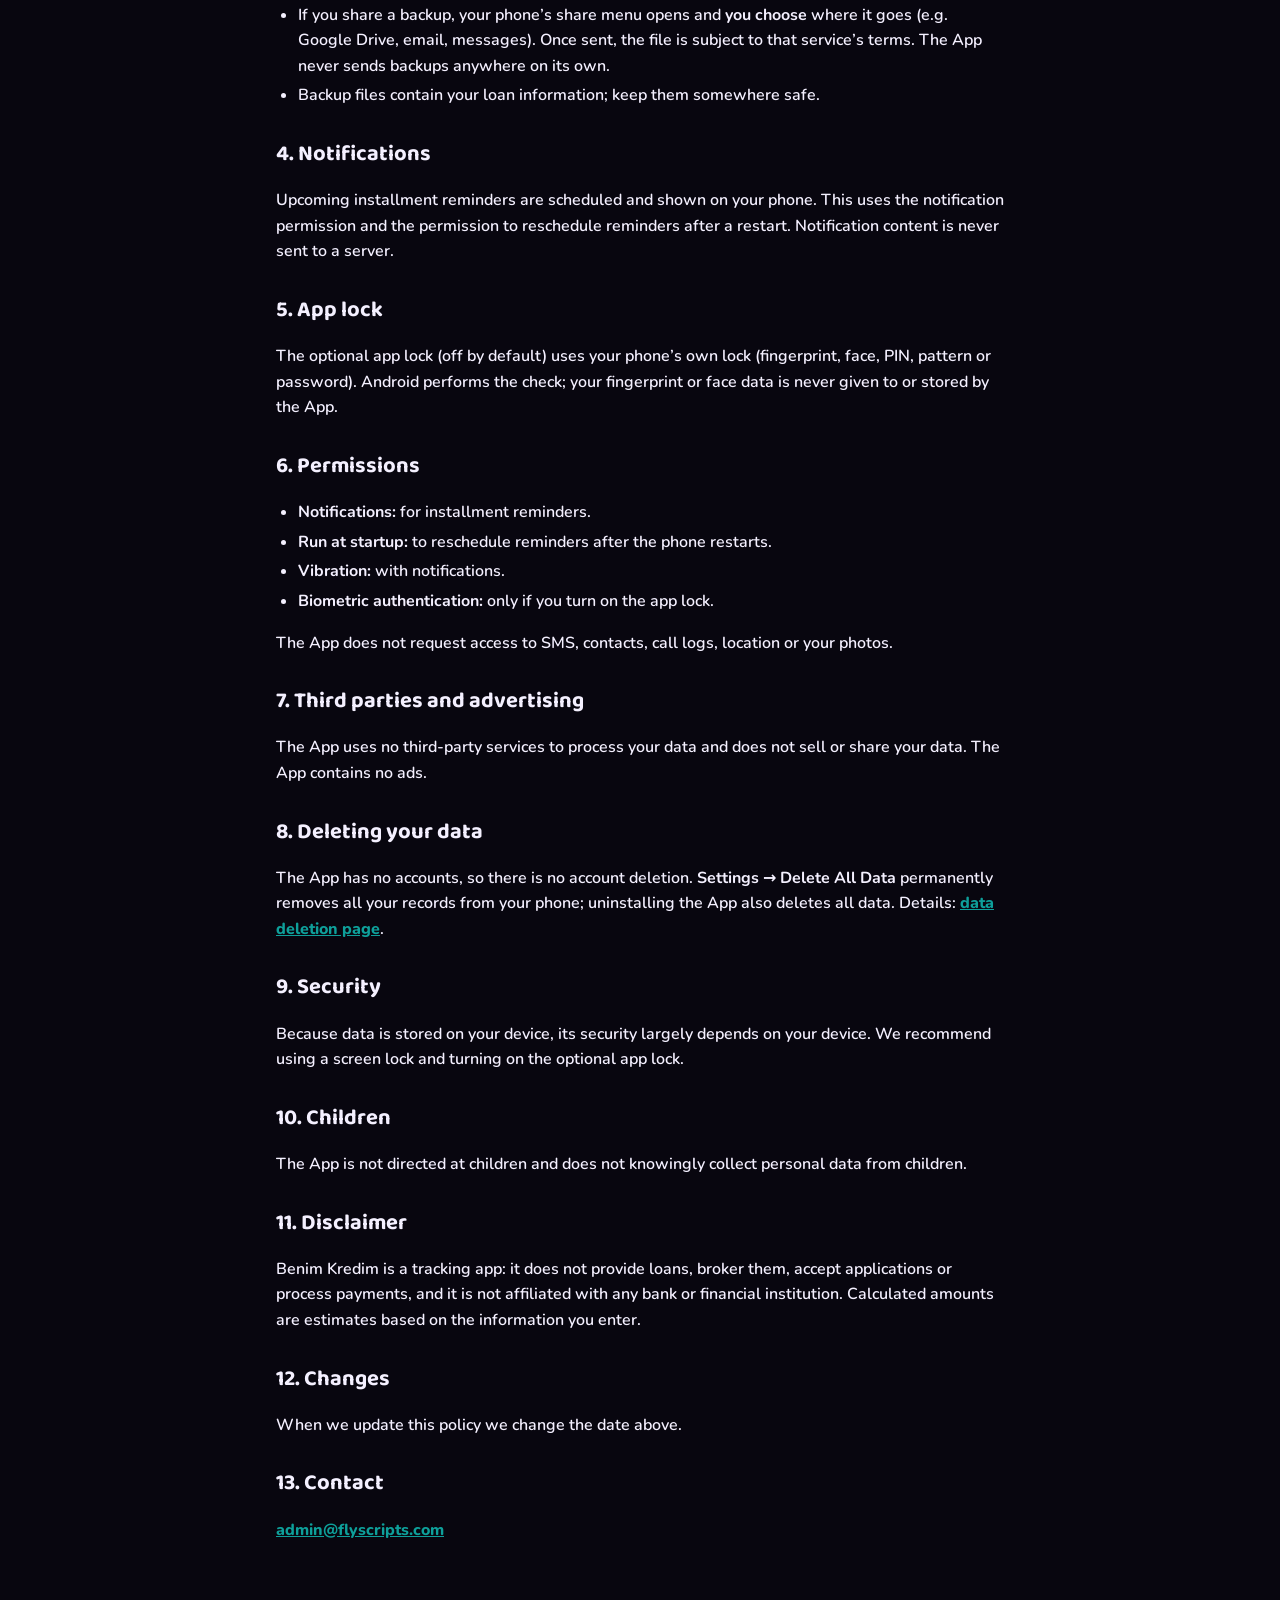
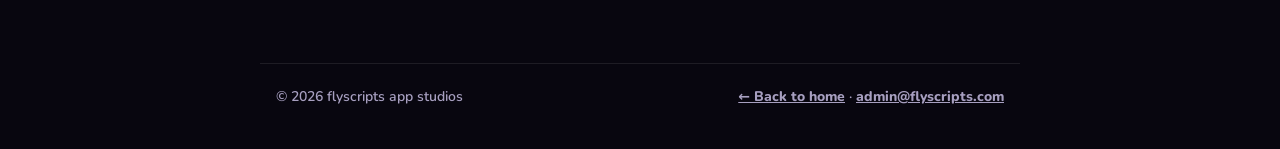
<file: benimkredim/gizlilik.html>
<!doctype html>
<html lang="tr">
<head>
<meta charset="utf-8">
<meta name="viewport" content="width=device-width, initial-scale=1">
<meta name="description" content="Benim Kredim – Borç Takibi gizlilik politikası: tamamen çevrimdışı, hesap yok, reklam yok, veriler yalnızca telefonunuzda.">
<meta name="robots" content="index, follow">
<link rel="canonical" href="https://www.flyscripts.com/benimkredim/gizlilik.html">
<title>Benim Kredim · Gizlilik Politikası / Privacy Policy</title>
<link rel="stylesheet" href="style.css?v=3">
<link rel="stylesheet" href="../assets/sub.css?v=6">
<link rel="icon" href="../assets/flyscripts-mark.svg" type="image/svg+xml">
<script src="lang.js?v=3"></script>
</head>
<body class="tr">
<div class="aurora"><span></span><span></span></div>
<header class="site-header">
  <div class="bar">
    <a class="logo" href="../"><img src="../assets/flyscripts-mark.svg" alt=""><span class="wm"><b>flyscripts</b><small>app studios</small></span></a>
    <nav>
      <div class="dd">
        <button class="dd-btn" aria-haspopup="true" aria-expanded="false"><span data-lang="tr">Projeler</span><span data-lang="en">Projects</span> <span class="caret">▾</span></button>
        <div class="dd-menu" role="menu">
          <a role="menuitem" href="../benimkredim/"><img src="../assets/bk-icon.png" alt=""><span><b>Benim Kredim</b>
            <small><span data-lang="tr">Kredi taksit takibi · Google Play’de</span><span data-lang="en">Loan installment tracker · On Google Play</span></small></span></a>
          <a role="menuitem" href="../patikarnem/"><img src="../assets/pati-icon.svg" alt=""><span><b>Pati Karnem</b>
            <small><span data-lang="tr">Evcil dost sağlık karnesi · Yakında</span><span data-lang="en">Pet health card · Coming soon</span></small></span></a>
          <a role="menuitem" href="../daymosaic/"><img src="../assets/dm-icon.png" alt=""><span><b>DayMosaic</b>
            <small><span data-lang="tr">Tek satır günlük · Yakında</span><span data-lang="en">One-line journal · Coming soon</span></small></span></a>
          <a role="menuitem" href="../tintalchemist/"><img src="../assets/ta-icon.png" alt=""><span><b>Tint Alchemist</b>
            <small><span data-lang="tr">Renk karıştırma bulmacası · Yakında</span><span data-lang="en">Colour mixing puzzle · Coming soon</span></small></span></a>
        </div>
      </div>
      <a class="contact" href="../#iletisim"><span data-lang="tr">İletişim</span><span data-lang="en">Contact</span></a>
      <div class="lang"><button data-l="tr">TR</button><button data-l="en">EN</button></div>
    </nav>
  </div>
</header>
<div class="wrap">
  <nav class="crumbs" aria-label="breadcrumb"><a href="../"><span data-lang="tr">Ana sayfa</span><span data-lang="en">Home</span></a><span class="sep">›</span><a href="./">Benim Kredim</a><span class="sep">›</span><span><span data-lang="tr">Gizlilik Politikası</span><span data-lang="en">Privacy Policy</span></span></nav>

  <!-- ===================== TÜRKÇE ===================== -->
  <div data-lang="tr">
    <div class="hero">
      <div class="brand">Benim Kredim – Borç Takibi</div>
      <h1>Gizlilik Politikası</h1>
      <p>Son güncelleme: 18 Ekim 2026</p>
    </div>

    <div class="card">
      <p><b>Benim Kredim – Borç Takibi</b> (“Uygulama”), bankalardan almış olduğunuz kredileri kendi girdiğiniz bilgilerle takip etmeniz için
      geliştirilmiş kişisel bir takip aracıdır. Bu politika, Uygulamanın verilerinizi nasıl ele aldığını açıklar.</p>
      <p><b>Geliştirici:</b> flyscripts<br>
      <b>İletişim:</b> <a href="mailto:admin@flyscripts.com">admin@flyscripts.com</a></p>
    </div>

    <h2>Kısaca: verileriniz sadece sizin 🔐</h2>
    <div class="card">
      <p>Borç bilgileri en özel bilgilerinizdendir; Benim Kredim bu yüzden en baştan <b>hiçbir şeyi telefonunuzdan çıkarmayacak</b> şekilde tasarlandı.</p>
      <ul>
        <li>✈️ <b>%100 çevrimdışı.</b> Uygulamanın internet izni bile yoktur; verilerinizi göndermesi teknik olarak mümkün değildir.</li>
        <li>📱 <b>Veriler yalnızca telefonunuzda.</b> Sunucumuz yok; girdiğiniz hiçbir bilgiyi biz göremeyiz.</li>
        <li>👤 <b>Hesap yok, kayıt yok.</b> E-posta, telefon numarası ya da ad istemeyiz.</li>
        <li>🚫 <b>Reklam yok.</b></li>
        <li>🕵️ <b>Takip yok.</b> Analitik, kullanıcı takibi ya da çökme raporlama aracı kullanılmaz.</li>
        <li>🤝 <b>Paylaşım yok.</b> Verileriniz hiç kimseyle paylaşılmaz, satılmaz.</li>
      </ul>
    </div>

    <h2>1. Uygulamaya girdiğiniz bilgiler</h2>
    <p>Uygulamaya kendiniz girdiğiniz şu bilgiler <b>yalnızca cihazınızda</b>, uygulamanın kendi depolama alanında tutulur:</p>
    <ul>
      <li>Kredi adı ve banka adı (sizin yazdığınız metin)</li>
      <li>Kredi türü, para birimi, toplam tutar, faiz ve ücret bilgileri</li>
      <li>Ödeme planı, taksit tutarları ve tarihleri, ödendi işaretleri</li>
      <li>Ara ödeme ve erken kapama kayıtlarınız</li>
      <li>Uygulama ayarlarınız (dil, bildirim tercihleri, uygulama kilidi açık/kapalı)</li>
    </ul>
    <p>Bu bilgiler geliştirici dahil hiç kimseyle paylaşılmaz.</p>

    <h2>2. İnternet kullanımı</h2>
    <p>Uygulamanın temel işlevleri internet gerektirmez ve Uygulama, verilerinizi herhangi bir sunucuya göndermez.</p>
    <ul>
      <li><b>Uygulama içi güncelleme:</b> Yeni sürüm olup olmadığı, telefonunuzdaki <b>Google Play</b> uygulaması aracılığıyla denetlenir.
        Bu denetimi Google Play kendi gizlilik politikasına göre yapar; Uygulama bu sırada sizin kredi bilgilerinizi göndermez.</li>
    </ul>

    <h2>3. Yedekleme ve paylaşma</h2>
    <ul>
      <li>“Verileri Dışa Aktar” ile kayıtlarınız bir yedek dosyasına (JSON) yazılır.</li>
      <li>Yedeği paylaşmak isterseniz telefonun paylaşım menüsü açılır; dosyayı nereye göndereceğinizi (ör. Google Drive, e-posta, mesaj) <b>siz seçersiniz</b>.
        Gönderdiğiniz yerde dosya o hizmetin kurallarına tabidir. Uygulama yedeği kendiliğinden hiçbir yere göndermez.</li>
      <li>Yedek dosyası kredi bilgilerinizi içerir; güvenilir bir yerde saklamanızı öneririz.</li>
    </ul>

    <h2>4. Bildirimler</h2>
    <p>Yaklaşan taksit hatırlatmaları telefonunuzda kurulur ve gösterilir. Bunun için bildirim izni ve telefon yeniden başladığında hatırlatmaların
    yeniden kurulması izni kullanılır. Bildirim içeriği hiçbir sunucuya gönderilmez.</p>

    <h2>5. Uygulama kilidi</h2>
    <p>İsteğe bağlı ve varsayılan olarak kapalı olan uygulama kilidi, telefonunuzun kendi kilidini (parmak izi, yüz tanıma, PIN, desen ya da şifre) kullanır.
    Doğrulamayı Android sistemi yapar; parmak izi ya da yüz verileriniz Uygulamaya verilmez ve saklanmaz.</p>

    <h2>6. İzinler</h2>
    <ul>
      <li><b>Bildirimler:</b> taksit hatırlatmaları için.</li>
      <li><b>Telefon açılışında başlatma:</b> telefon yeniden başladığında hatırlatmaları yeniden kurmak için.</li>
      <li><b>Titreşim:</b> bildirimlerle birlikte.</li>
      <li><b>Biyometrik doğrulama:</b> yalnızca uygulama kilidini açtıysanız.</li>
    </ul>
    <p>Uygulama SMS, rehber, arama kaydı, konum ya da fotoğraflarınıza erişim istemez.</p>

    <h2>7. Üçüncü taraflar ve reklam</h2>
    <p>Uygulama verilerinizi işlemek için üçüncü taraf hizmeti kullanmaz, verilerinizi satmaz ya da paylaşmaz. Uygulamada reklam yoktur.</p>

    <h2>8. Verilerinizi silme</h2>
    <p>Uygulamada hesap olmadığı için hesap silme de yoktur. Uygulamadaki <b>Ayarlar → Tüm Verileri Sil</b> ile tüm kayıtlarınız telefonunuzdan kalıcı olarak silinir;
    uygulamayı kaldırdığınızda da tüm veriler silinir. Ayrıntılar: <a href="veri-silme.html">veri silme sayfası</a>.</p>

    <h2>9. Veri güvenliği</h2>
    <p>Veriler cihazınızda saklandığı için güvenliği büyük ölçüde cihazınızın güvenliğine bağlıdır. Telefonunuzda ekran kilidi kullanmanızı ve
    isteğe bağlı uygulama kilidini açmanızı öneririz.</p>

    <h2>10. Çocuklar</h2>
    <p>Uygulama çocuklara yönelik değildir ve bilerek çocuklardan kişisel veri toplamaz.</p>

    <h2>11. Sorumluluk reddi</h2>
    <p>Benim Kredim bir takip uygulamasıdır: kredi vermez, aracılık yapmaz, başvuru almaz, ödeme işlemez ve hiçbir banka ya da finans kuruluşuyla bağlantılı değildir.
    Hesaplanan tutarlar girdiğiniz bilgilere göre tahminidir.</p>

    <h2>12. Değişiklikler</h2>
    <p>Bu politikayı güncellediğimizde yukarıdaki tarihi değiştiririz.</p>

    <h2>13. İletişim</h2>
    <p><a href="mailto:admin@flyscripts.com">admin@flyscripts.com</a></p>
  </div>

  <!-- ===================== ENGLISH ===================== -->
  <div data-lang="en">
    <div class="hero">
      <div class="brand">My Credits – Loan Tracker</div>
      <h1>Privacy Policy</h1>
      <p>Last updated: October 18, 2026</p>
    </div>

    <div class="card">
      <p><b>Benim Kredim / My Credits – Loan Tracker</b> (“App”) is a personal tool for tracking loans you already have, using the details you enter yourself.
      This policy explains how the App handles your data.</p>
      <p><b>Developer:</b> flyscripts<br>
      <b>Contact:</b> <a href="mailto:admin@flyscripts.com">admin@flyscripts.com</a></p>
    </div>

    <h2>In short: your data is yours alone 🔐</h2>
    <div class="card">
      <p>Debt details are among your most private information, so Benim Kredim was designed from day one so that <b>nothing ever leaves your phone</b>.</p>
      <ul>
        <li>✈️ <b>100% offline.</b> The App doesn’t even have internet permission; it technically cannot send your data anywhere.</li>
        <li>📱 <b>Data stays on your phone.</b> We have no server; we cannot see anything you enter.</li>
        <li>👤 <b>No account, no sign-up.</b> We never ask for your email, phone number or name.</li>
        <li>🚫 <b>No ads.</b></li>
        <li>🕵️ <b>No tracking.</b> No analytics, user tracking or crash-reporting tools.</li>
        <li>🤝 <b>No sharing.</b> Your data is never shared or sold.</li>
      </ul>
    </div>

    <h2>1. Information you enter</h2>
    <p>The following information you enter is stored <b>only on your device</b>, in the App’s private storage:</p>
    <ul>
      <li>Loan name and bank name (text you type)</li>
      <li>Loan type, currency, total amount, interest and fees</li>
      <li>Payment schedule, installment amounts and dates, paid marks</li>
      <li>Your prepayment and early payoff records</li>
      <li>App settings (language, notification preferences, app lock on/off)</li>
    </ul>
    <p>This information is not shared with anyone, including the developer.</p>

    <h2>2. Internet use</h2>
    <p>The App’s core features do not need the internet and the App does not send your data to any server.</p>
    <ul>
      <li><b>In-app updates:</b> whether a new version is available is checked through the <b>Google Play</b> app on your phone, under Google Play’s own privacy policy.
        Your loan information is not sent during this check.</li>
    </ul>

    <h2>3. Backup and sharing</h2>
    <ul>
      <li>“Export data” writes your records to a backup file (JSON).</li>
      <li>If you share a backup, your phone’s share menu opens and <b>you choose</b> where it goes (e.g. Google Drive, email, messages).
        Once sent, the file is subject to that service’s terms. The App never sends backups anywhere on its own.</li>
      <li>Backup files contain your loan information; keep them somewhere safe.</li>
    </ul>

    <h2>4. Notifications</h2>
    <p>Upcoming installment reminders are scheduled and shown on your phone. This uses the notification permission and the permission to reschedule reminders after a restart.
    Notification content is never sent to a server.</p>

    <h2>5. App lock</h2>
    <p>The optional app lock (off by default) uses your phone’s own lock (fingerprint, face, PIN, pattern or password). Android performs the check;
    your fingerprint or face data is never given to or stored by the App.</p>

    <h2>6. Permissions</h2>
    <ul>
      <li><b>Notifications:</b> for installment reminders.</li>
      <li><b>Run at startup:</b> to reschedule reminders after the phone restarts.</li>
      <li><b>Vibration:</b> with notifications.</li>
      <li><b>Biometric authentication:</b> only if you turn on the app lock.</li>
    </ul>
    <p>The App does not request access to SMS, contacts, call logs, location or your photos.</p>

    <h2>7. Third parties and advertising</h2>
    <p>The App uses no third-party services to process your data and does not sell or share your data. The App contains no ads.</p>

    <h2>8. Deleting your data</h2>
    <p>The App has no accounts, so there is no account deletion. <b>Settings → Delete All Data</b> permanently removes all your records from your phone; uninstalling the App also deletes all data.
    Details: <a href="veri-silme.html?lang=en">data deletion page</a>.</p>

    <h2>9. Security</h2>
    <p>Because data is stored on your device, its security largely depends on your device. We recommend using a screen lock and turning on the optional app lock.</p>

    <h2>10. Children</h2>
    <p>The App is not directed at children and does not knowingly collect personal data from children.</p>

    <h2>11. Disclaimer</h2>
    <p>Benim Kredim is a tracking app: it does not provide loans, broker them, accept applications or process payments, and it is not affiliated with any bank or financial institution.
    Calculated amounts are estimates based on the information you enter.</p>

    <h2>12. Changes</h2>
    <p>When we update this policy we change the date above.</p>

    <h2>13. Contact</h2>
    <p><a href="mailto:admin@flyscripts.com">admin@flyscripts.com</a></p>
  </div>

</div>
<footer class="site-footer"><span>© 2026 flyscripts app studios</span><span><a href="../"><span data-lang="tr">← Ana sayfaya dön</span><span data-lang="en">← Back to home</span></a> · <a href="mailto:admin@flyscripts.com">admin@flyscripts.com</a></span></footer>
<script>
(function () {
  var dd = document.querySelector('.dd'), b = dd && dd.querySelector('.dd-btn');
  if (!dd) return;
  b.onclick = function (e) { e.stopPropagation(); b.setAttribute('aria-expanded', dd.classList.toggle('open')); };
  document.addEventListener('click', function () { dd.classList.remove('open'); b.setAttribute('aria-expanded', false); });
  document.addEventListener('keydown', function (e) { if (e.key === 'Escape') dd.classList.remove('open'); });
})();
</script>
</body>
</html>
</file>
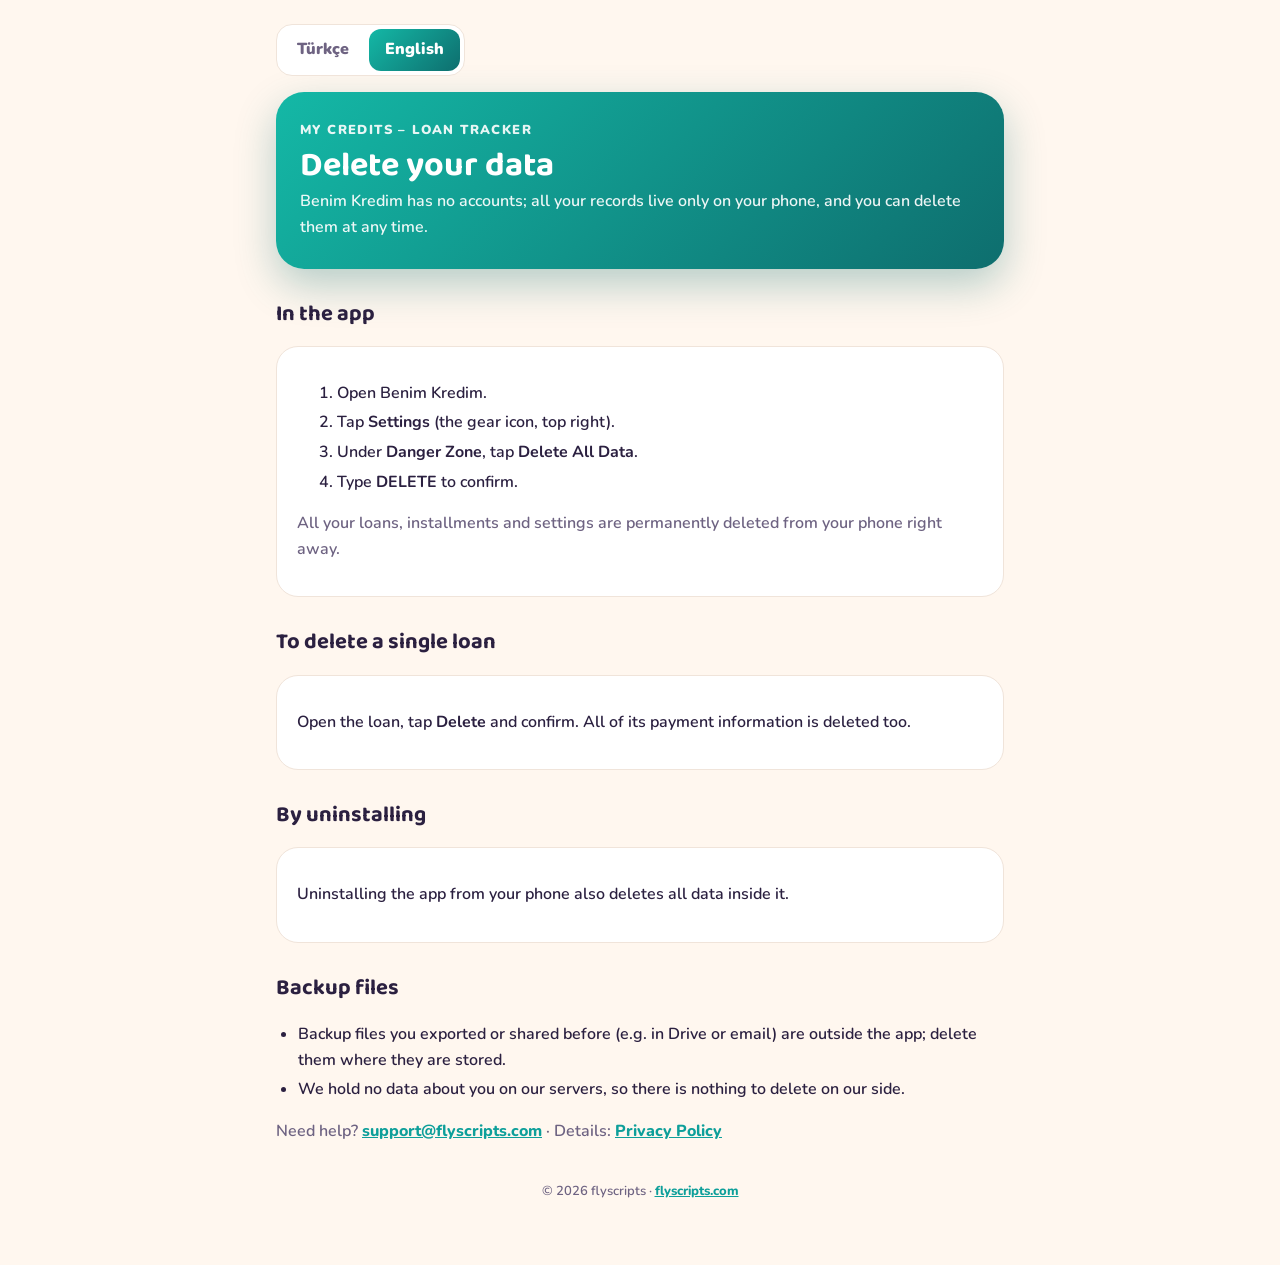
<file: benimkredim/hesap-silme.html>
<!doctype html>
<html lang="tr">
<head>
<meta charset="utf-8">
<meta name="viewport" content="width=device-width, initial-scale=1">
<title>Benim Kredim · Veri Silme / Data Deletion</title>
<link rel="stylesheet" href="style.css">
<script src="lang.js"></script>
</head>
<body class="tr">
<div class="wrap">
  <div class="lang"><button data-l="tr">Türkçe</button><button data-l="en">English</button></div>

  <div data-lang="tr">
    <div class="hero">
      <div class="brand">Benim Kredim – Borç Takibi</div>
      <h1>Verilerini sil</h1>
      <p>Benim Kredim’de hesap yoktur; tüm kayıtların yalnızca telefonunda durur ve onları istediğin an silebilirsin.</p>
    </div>

    <h2>Uygulamadan</h2>
    <div class="card">
      <ol>
        <li>Benim Kredim’i aç.</li>
        <li>Sağ üstteki <b>Ayarlar</b> (dişli) simgesine dokun.</li>
        <li><b>Tehlikeli Bölge</b> altında <b>Tüm Verileri Sil</b>’e dokun.</li>
        <li>Onay için <b>SİL</b> yaz ve onayla.</li>
      </ol>
      <p class="muted">Tüm kredilerin, taksitlerin ve ayarların telefonundan anında ve kalıcı olarak silinir.</p>
    </div>

    <h2>Tek bir krediyi silmek için</h2>
    <div class="card">
      <p>Krediyi aç, <b>Sil</b>’e dokun ve onayla. Krediyle birlikte tüm ödeme bilgileri de silinir.</p>
    </div>

    <h2>Uygulamayı kaldırarak</h2>
    <div class="card">
      <p>Uygulamayı telefonundan kaldırdığında uygulamanın içindeki tüm veriler de silinir.</p>
    </div>

    <h2>Yedek dosyaları</h2>
    <ul>
      <li>Daha önce dışa aktardığın ya da paylaştığın yedek dosyaları (ör. Drive’da, e-postada) uygulamanın dışındadır; onları bulundukları yerden kendin silmelisin.</li>
      <li>Bizim sunucumuzda sana ait hiçbir veri bulunmaz; bu yüzden bizim tarafımızda silinecek bir kayıt da yoktur.</li>
    </ul>
    <p class="muted">Sorun için: <a href="mailto:support@flyscripts.com">support@flyscripts.com</a> · Ayrıntılar: <a href="gizlilik.html">Gizlilik Politikası</a></p>
  </div>

  <div data-lang="en">
    <div class="hero">
      <div class="brand">My Credits – Loan Tracker</div>
      <h1>Delete your data</h1>
      <p>Benim Kredim has no accounts; all your records live only on your phone, and you can delete them at any time.</p>
    </div>

    <h2>In the app</h2>
    <div class="card">
      <ol>
        <li>Open Benim Kredim.</li>
        <li>Tap <b>Settings</b> (the gear icon, top right).</li>
        <li>Under <b>Danger Zone</b>, tap <b>Delete All Data</b>.</li>
        <li>Type <b>DELETE</b> to confirm.</li>
      </ol>
      <p class="muted">All your loans, installments and settings are permanently deleted from your phone right away.</p>
    </div>

    <h2>To delete a single loan</h2>
    <div class="card">
      <p>Open the loan, tap <b>Delete</b> and confirm. All of its payment information is deleted too.</p>
    </div>

    <h2>By uninstalling</h2>
    <div class="card">
      <p>Uninstalling the app from your phone also deletes all data inside it.</p>
    </div>

    <h2>Backup files</h2>
    <ul>
      <li>Backup files you exported or shared before (e.g. in Drive or email) are outside the app; delete them where they are stored.</li>
      <li>We hold no data about you on our servers, so there is nothing to delete on our side.</li>
    </ul>
    <p class="muted">Need help? <a href="mailto:support@flyscripts.com">support@flyscripts.com</a> · Details: <a href="gizlilik.html?lang=en">Privacy Policy</a></p>
  </div>

  <footer>© 2026 flyscripts · <a href="../">flyscripts.com</a></footer>
</div>
</body>
</html>
</file>
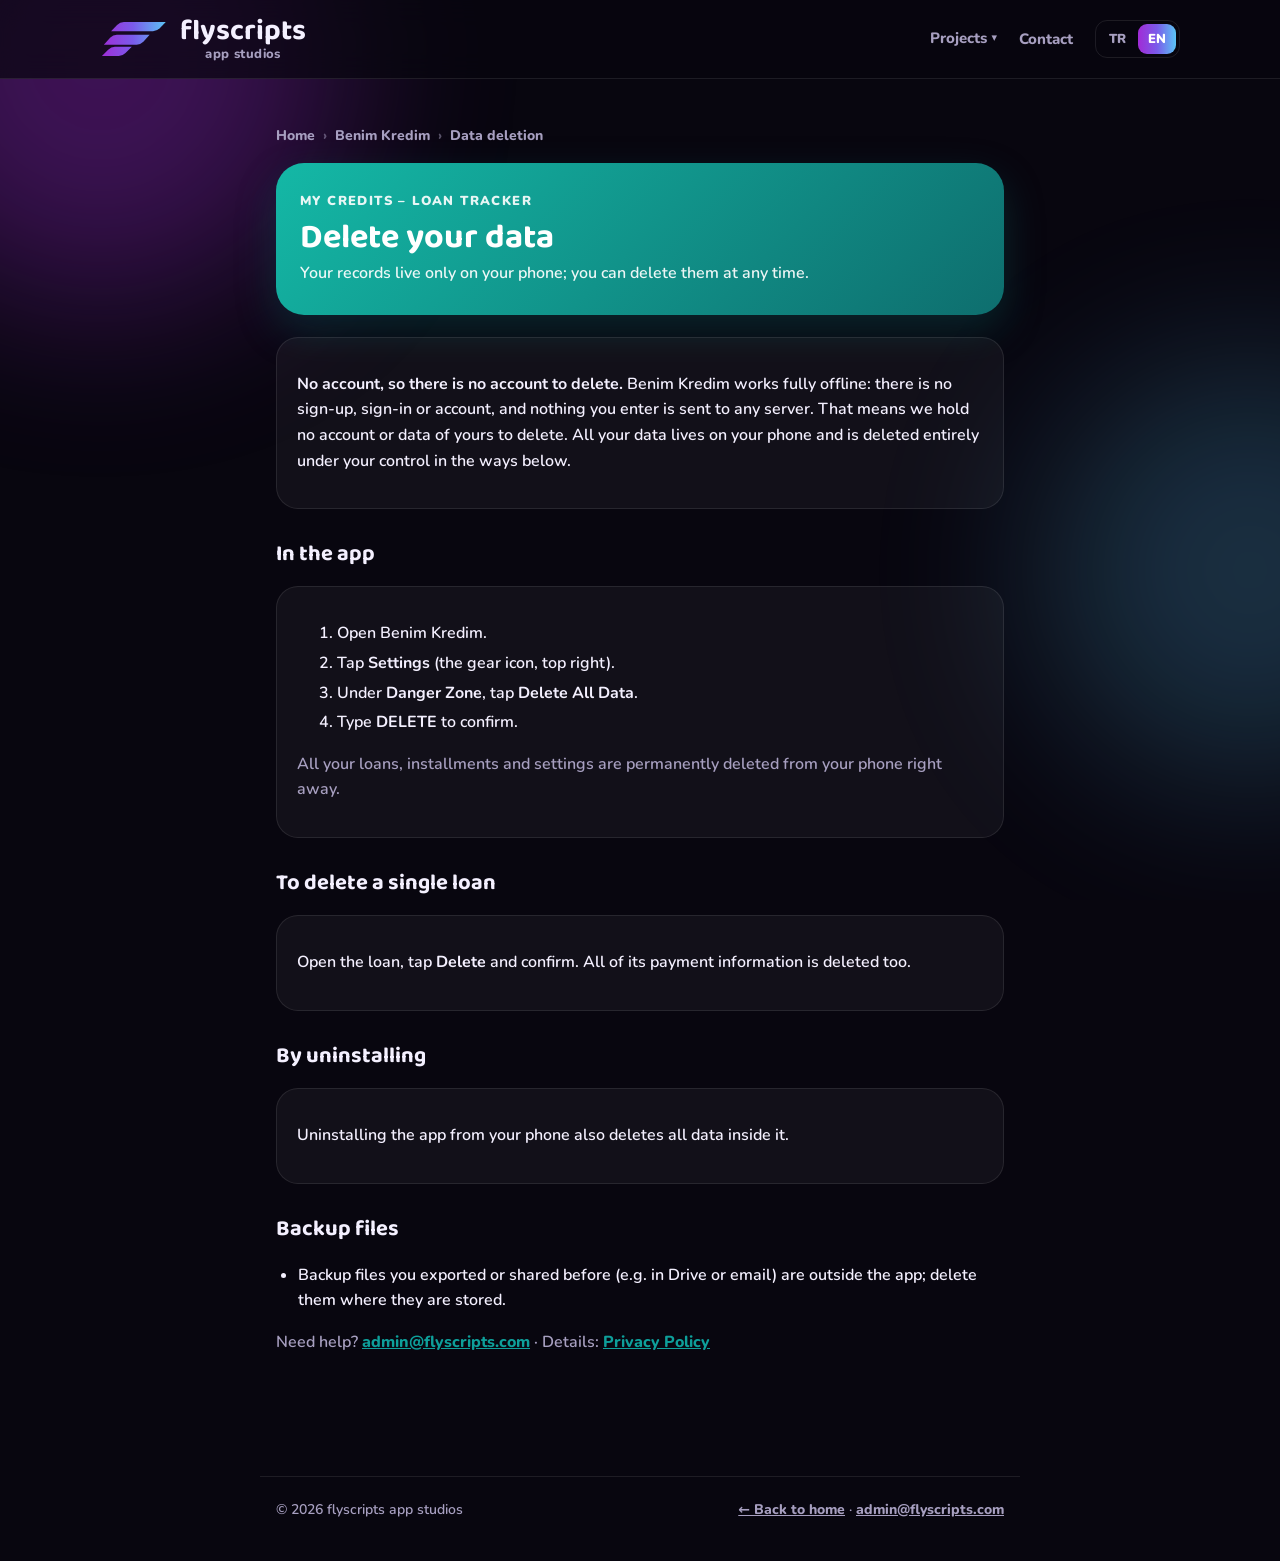
<file: benimkredim/veri-silme.html>
<!doctype html>
<html lang="tr">
<head>
<meta charset="utf-8">
<meta name="viewport" content="width=device-width, initial-scale=1">
<meta name="description" content="Benim Kredim verilerini silme: hesap yok; tüm kayıtlarınızı uygulamadan ya da uygulamayı kaldırarak silebilirsiniz.">
<meta name="robots" content="index, follow">
<link rel="canonical" href="https://www.flyscripts.com/benimkredim/veri-silme.html">
<title>Benim Kredim · Veri Silme / Data Deletion</title>
<link rel="stylesheet" href="style.css?v=3">
<link rel="stylesheet" href="../assets/sub.css?v=6">
<link rel="icon" href="../assets/flyscripts-mark.svg" type="image/svg+xml">
<script src="lang.js?v=3"></script>
</head>
<body class="tr">
<div class="aurora"><span></span><span></span></div>
<header class="site-header">
  <div class="bar">
    <a class="logo" href="../"><img src="../assets/flyscripts-mark.svg" alt=""><span class="wm"><b>flyscripts</b><small>app studios</small></span></a>
    <nav>
      <div class="dd">
        <button class="dd-btn" aria-haspopup="true" aria-expanded="false"><span data-lang="tr">Projeler</span><span data-lang="en">Projects</span> <span class="caret">▾</span></button>
        <div class="dd-menu" role="menu">
          <a role="menuitem" href="../benimkredim/"><img src="../assets/bk-icon.png" alt=""><span><b>Benim Kredim</b>
            <small><span data-lang="tr">Kredi taksit takibi · Google Play’de</span><span data-lang="en">Loan installment tracker · On Google Play</span></small></span></a>
          <a role="menuitem" href="../patikarnem/"><img src="../assets/pati-icon.svg" alt=""><span><b>Pati Karnem</b>
            <small><span data-lang="tr">Evcil dost sağlık karnesi · Yakında</span><span data-lang="en">Pet health card · Coming soon</span></small></span></a>
          <a role="menuitem" href="../daymosaic/"><img src="../assets/dm-icon.png" alt=""><span><b>DayMosaic</b>
            <small><span data-lang="tr">Tek satır günlük · Yakında</span><span data-lang="en">One-line journal · Coming soon</span></small></span></a>
          <a role="menuitem" href="../tintalchemist/"><img src="../assets/ta-icon.png" alt=""><span><b>Tint Alchemist</b>
            <small><span data-lang="tr">Renk karıştırma bulmacası · Yakında</span><span data-lang="en">Colour mixing puzzle · Coming soon</span></small></span></a>
        </div>
      </div>
      <a class="contact" href="../#iletisim"><span data-lang="tr">İletişim</span><span data-lang="en">Contact</span></a>
      <div class="lang"><button data-l="tr">TR</button><button data-l="en">EN</button></div>
    </nav>
  </div>
</header>
<div class="wrap">
  <nav class="crumbs" aria-label="breadcrumb"><a href="../"><span data-lang="tr">Ana sayfa</span><span data-lang="en">Home</span></a><span class="sep">›</span><a href="./">Benim Kredim</a><span class="sep">›</span><span><span data-lang="tr">Veri silme</span><span data-lang="en">Data deletion</span></span></nav>

  <div data-lang="tr">
    <div class="hero">
      <div class="brand">Benim Kredim – Borç Takibi</div>
      <h1>Verilerinizi silin</h1>
      <p>Kayıtlarınız yalnızca telefonunuzda durur; istediğiniz an silebilirsiniz.</p>
    </div>

    <div class="card">
      <p><b>Hesap yok, dolayısıyla hesap silme de yok.</b> Benim Kredim tamamen çevrimdışı çalışır: kayıt olma, giriş yapma ya da hesap açma yoktur
      ve girdiğiniz bilgiler hiçbir sunucuya gönderilmez. Bu yüzden bizim tarafımızda size ait silinecek bir hesap ya da veri bulunmaz.
      Tüm verileriniz telefonunuzda durur ve aşağıdaki yollarla tamamen sizin kontrolünüzde silinir.</p>
    </div>

    <h2>Uygulamadan</h2>
    <div class="card">
      <ol>
        <li>Benim Kredim’i açın.</li>
        <li>Sağ üstteki <b>Ayarlar</b> (dişli) simgesine dokunun.</li>
        <li><b>Tehlikeli Bölge</b> altında <b>Tüm Verileri Sil</b>’e dokunun.</li>
        <li>Onay için <b>SİL</b> yazın ve onaylayın.</li>
      </ol>
      <p class="muted">Tüm kredileriniz, taksitleriniz ve ayarlarınız telefonunuzdan anında ve kalıcı olarak silinir.</p>
    </div>

    <h2>Tek bir krediyi silmek için</h2>
    <div class="card">
      <p>Krediyi açın, <b>Sil</b>’e dokunun ve onaylayın. Krediyle birlikte tüm ödeme bilgileri de silinir.</p>
    </div>

    <h2>Uygulamayı kaldırarak</h2>
    <div class="card">
      <p>Uygulamayı telefonunuzdan kaldırdığınızda uygulamanın içindeki tüm veriler de silinir.</p>
    </div>

    <h2>Yedek dosyaları</h2>
    <ul>
      <li>Daha önce dışa aktardığınız ya da paylaştığınız yedek dosyaları (ör. Drive’da, e-postada) uygulamanın dışındadır; onları bulundukları yerden kendiniz silmelisiniz.</li>
    </ul>
    <p class="muted">Sorun için: <a href="mailto:admin@flyscripts.com">admin@flyscripts.com</a> · Ayrıntılar: <a href="gizlilik.html">Gizlilik Politikası</a></p>
  </div>

  <div data-lang="en">
    <div class="hero">
      <div class="brand">My Credits – Loan Tracker</div>
      <h1>Delete your data</h1>
      <p>Your records live only on your phone; you can delete them at any time.</p>
    </div>

    <div class="card">
      <p><b>No account, so there is no account to delete.</b> Benim Kredim works fully offline: there is no sign-up, sign-in or account,
      and nothing you enter is sent to any server. That means we hold no account or data of yours to delete.
      All your data lives on your phone and is deleted entirely under your control in the ways below.</p>
    </div>

    <h2>In the app</h2>
    <div class="card">
      <ol>
        <li>Open Benim Kredim.</li>
        <li>Tap <b>Settings</b> (the gear icon, top right).</li>
        <li>Under <b>Danger Zone</b>, tap <b>Delete All Data</b>.</li>
        <li>Type <b>DELETE</b> to confirm.</li>
      </ol>
      <p class="muted">All your loans, installments and settings are permanently deleted from your phone right away.</p>
    </div>

    <h2>To delete a single loan</h2>
    <div class="card">
      <p>Open the loan, tap <b>Delete</b> and confirm. All of its payment information is deleted too.</p>
    </div>

    <h2>By uninstalling</h2>
    <div class="card">
      <p>Uninstalling the app from your phone also deletes all data inside it.</p>
    </div>

    <h2>Backup files</h2>
    <ul>
      <li>Backup files you exported or shared before (e.g. in Drive or email) are outside the app; delete them where they are stored.</li>
    </ul>
    <p class="muted">Need help? <a href="mailto:admin@flyscripts.com">admin@flyscripts.com</a> · Details: <a href="gizlilik.html?lang=en">Privacy Policy</a></p>
  </div>

</div>
<footer class="site-footer"><span>© 2026 flyscripts app studios</span><span><a href="../"><span data-lang="tr">← Ana sayfaya dön</span><span data-lang="en">← Back to home</span></a> · <a href="mailto:admin@flyscripts.com">admin@flyscripts.com</a></span></footer>
<script>
(function () {
  var dd = document.querySelector('.dd'), b = dd && dd.querySelector('.dd-btn');
  if (!dd) return;
  b.onclick = function (e) { e.stopPropagation(); b.setAttribute('aria-expanded', dd.classList.toggle('open')); };
  document.addEventListener('click', function () { dd.classList.remove('open'); b.setAttribute('aria-expanded', false); });
  document.addEventListener('keydown', function (e) { if (e.key === 'Escape') dd.classList.remove('open'); });
})();
</script>
</body>
</html>
</file>
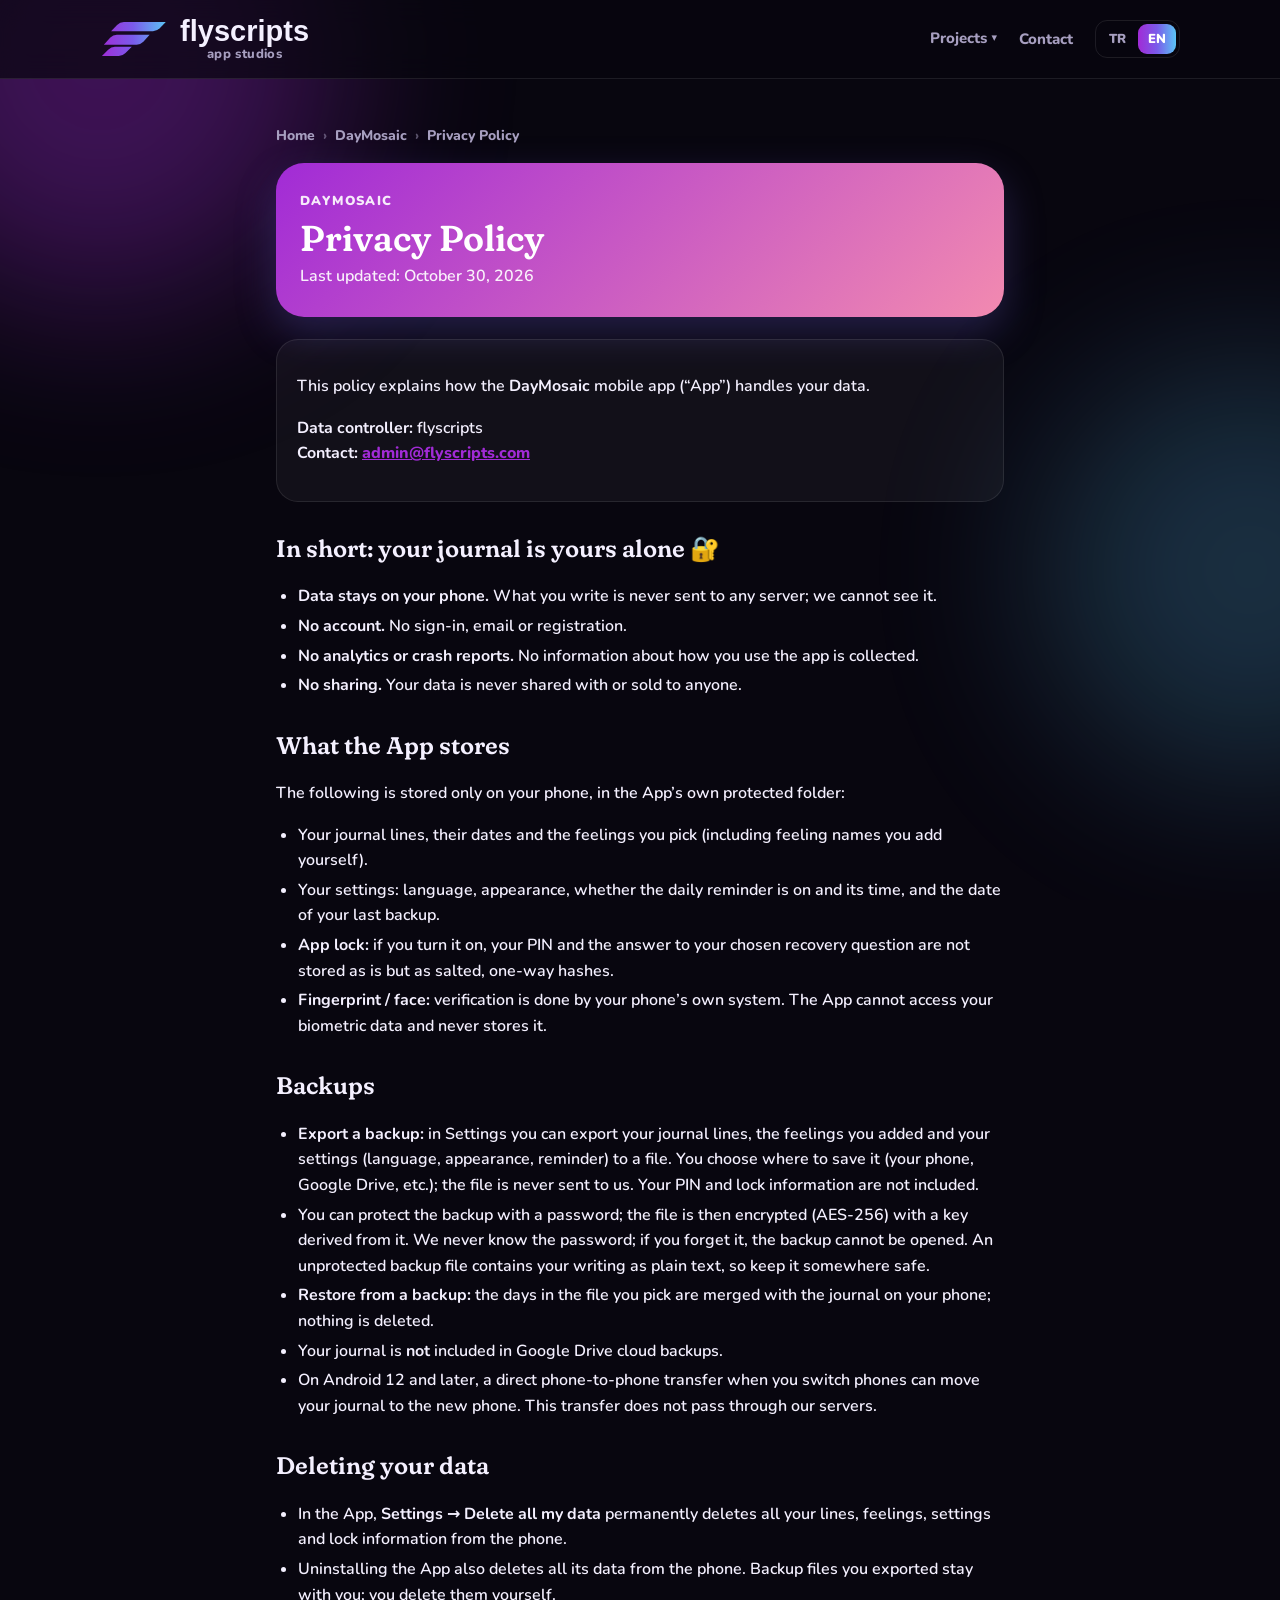
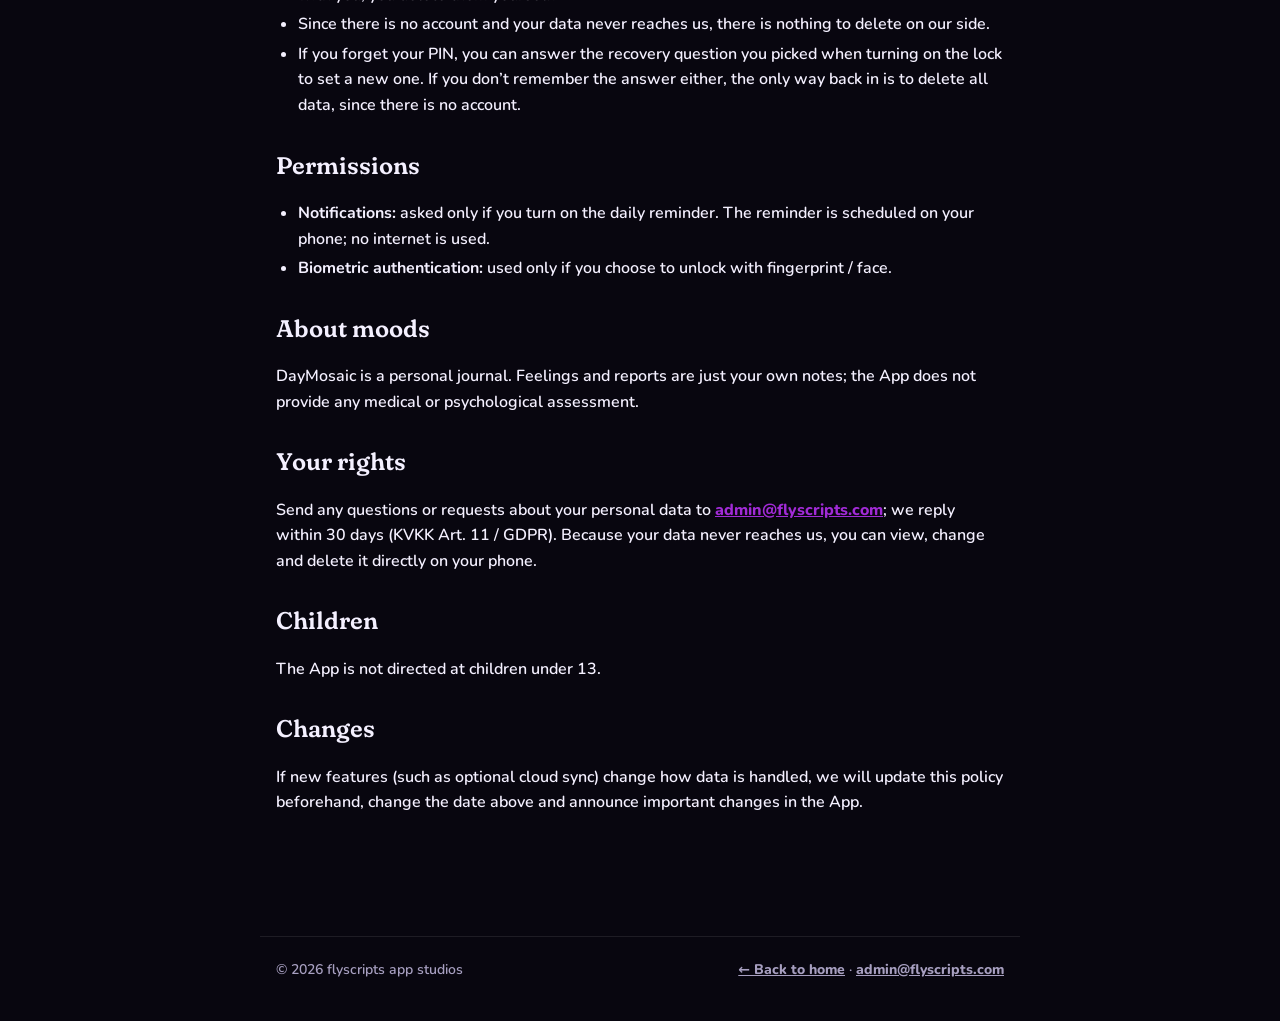
<file: daymosaic/gizlilik.html>
<!doctype html>
<html lang="tr">
<head>
<meta charset="utf-8">
<meta name="viewport" content="width=device-width, initial-scale=1">
<meta name="description" content="DayMosaic gizlilik politikası: hesap yok, günlüğün yalnızca telefonunda.">
<meta name="robots" content="index, follow">
<link rel="canonical" href="https://www.flyscripts.com/daymosaic/gizlilik.html">
<title>DayMosaic · Gizlilik Politikası / Privacy Policy</title>
<link rel="stylesheet" href="style.css?v=1">
<link rel="stylesheet" href="../assets/sub.css?v=6">
<link rel="icon" href="../assets/flyscripts-mark.svg" type="image/svg+xml">
<script src="lang.js?v=3"></script>
</head>
<body class="tr">
<div class="aurora"><span></span><span></span></div>
<header class="site-header">
  <div class="bar">
    <a class="logo" href="../"><img src="../assets/flyscripts-mark.svg" alt=""><span class="wm"><b>flyscripts</b><small>app studios</small></span></a>
    <nav>
      <div class="dd">
        <button class="dd-btn" aria-haspopup="true" aria-expanded="false"><span data-lang="tr">Projeler</span><span data-lang="en">Projects</span> <span class="caret">▾</span></button>
        <div class="dd-menu" role="menu">
          <a role="menuitem" href="../benimkredim/"><img src="../assets/bk-icon.png" alt=""><span><b>Benim Kredim</b>
            <small><span data-lang="tr">Kredi taksit takibi · Google Play’de</span><span data-lang="en">Loan installment tracker · On Google Play</span></small></span></a>
          <a role="menuitem" href="../patikarnem/"><img src="../assets/pati-icon.svg" alt=""><span><b>Pati Karnem</b>
            <small><span data-lang="tr">Evcil dost sağlık karnesi · Yakında</span><span data-lang="en">Pet health card · Coming soon</span></small></span></a>
          <a role="menuitem" href="../daymosaic/"><img src="../assets/dm-icon.png" alt=""><span><b>DayMosaic</b>
            <small><span data-lang="tr">Tek satır günlük · Yakında</span><span data-lang="en">One-line journal · Coming soon</span></small></span></a>
          <a role="menuitem" href="../tintalchemist/"><img src="../assets/ta-icon.png" alt=""><span><b>Tint Alchemist</b>
            <small><span data-lang="tr">Renk karıştırma bulmacası · Yakında</span><span data-lang="en">Colour mixing puzzle · Coming soon</span></small></span></a>
        </div>
      </div>
      <a class="contact" href="../#iletisim"><span data-lang="tr">İletişim</span><span data-lang="en">Contact</span></a>
      <div class="lang"><button data-l="tr">TR</button><button data-l="en">EN</button></div>
    </nav>
  </div>
</header>
<div class="wrap">
  <nav class="crumbs" aria-label="breadcrumb"><a href="../"><span data-lang="tr">Ana sayfa</span><span data-lang="en">Home</span></a><span class="sep">›</span><a href="./">DayMosaic</a><span class="sep">›</span><span><span data-lang="tr">Gizlilik Politikası</span><span data-lang="en">Privacy Policy</span></span></nav>

  <!-- ===================== TÜRKÇE ===================== -->
  <div data-lang="tr">
    <div class="hero">
      <div class="brand">DayMosaic</div>
      <h1>Gizlilik Politikası</h1>
      <p>Son güncelleme: 30 Ekim 2026</p>
    </div>

    <div class="card">
      <p>Bu politika, <b>DayMosaic</b> mobil uygulamasının (“Uygulama”) verilerinizi nasıl ele aldığını açıklar.
      6698 sayılı Kişisel Verilerin Korunması Kanunu (KVKK) kapsamında aydınlatma metni niteliğindedir.</p>
      <p><b>Veri sorumlusu:</b> flyscripts<br>
      <b>İletişim:</b> <a href="mailto:admin@flyscripts.com">admin@flyscripts.com</a></p>
    </div>

    <h2>Kısaca: günlüğün yalnızca senin 🔐</h2>
    <ul>
      <li><b>Veriler yalnızca telefonunda.</b> Yazdıkların hiçbir sunucuya gönderilmez; biz göremeyiz.</li>
      <li><b>Hesap yok.</b> Giriş, e-posta ya da kayıt istenmez.</li>
      <li><b>Analitik ve çökme raporu yok.</b> Uygulama kullanımına dair bilgi toplanmaz.</li>
      <li><b>Paylaşım yok.</b> Verilerin hiç kimseyle paylaşılmaz, satılmaz.</li>
    </ul>

    <h2>Uygulama hangi verileri tutar?</h2>
    <p>Aşağıdaki bilgiler yalnızca telefonunda, Uygulamanın kendi korumalı klasöründe saklanır:</p>
    <ul>
      <li>Günlük satırların, tarihleri ve seçtiğin duygular (kendi eklediğin his adları dahil).</li>
      <li>Ayarların: dil, görünüm, günlük hatırlatmanın açık olup olmadığı ve saati, son yedeğin tarihi.</li>
      <li><b>Uygulama kilidi:</b> Kilidi açarsan PIN’in ve seçtiğin hatırlatma sorusunun cevabı düz hâlleriyle değil, geri çevrilemeyen tuzlanmış özetler (hash) olarak saklanır.</li>
      <li><b>Parmak izi / yüz:</b> Doğrulamayı telefonunun kendi sistemi yapar. Biyometrik verine Uygulama erişemez ve hiçbir şekilde saklamaz.</li>
    </ul>

    <h2>Yedekleme</h2>
    <ul>
      <li><b>Yedeği dışa aktar:</b> Ayarlar’dan günlük satırlarını, eklediğin hisleri ve ayarlarını (dil, görünüm, hatırlatma) bir dosyaya aktarabilirsin. Dosyayı nereye kaydedeceğini (telefon, Google Drive vb.) sen seçersin; dosya bize gönderilmez. PIN ve kilit bilgisi yedeğe girmez.</li>
      <li>İstersen yedeği bir şifreyle koruyabilirsin; dosya bu şifreden türetilen bir anahtarla (AES-256) şifrelenir. Şifreyi biz bilmeyiz; unutursan yedek açılamaz. Şifresiz yedek dosyası, yazdıklarını açık metin olarak içerir; güvendiğin bir yerde sakla.</li>
      <li><b>Yedekten geri yükle:</b> Seçtiğin dosyadaki günler telefonundaki günlükle birleştirilir; hiçbir şey silinmez.</li>
      <li>Günlüğün Google Drive bulut yedeğine <b>alınmaz</b>.</li>
      <li>Android 12 ve üzerinde, yeni telefona geçerken iki telefon arasında doğrudan yapılan aktarımda günlüğün yeni telefona taşınabilir. Bu aktarım bizim sunucularımızdan geçmez.</li>
    </ul>

    <h2>Verilerini silme</h2>
    <ul>
      <li>Uygulamada <b>Ayarlar → Tüm verilerimi sil</b> ile tüm satırların, duyguların, ayarların ve kilit bilgin telefondan kalıcı olarak silinir.</li>
      <li>Uygulamayı kaldırdığında da tüm veriler telefondan silinir. Kendi aldığın yedek dosyaları sende kalır; onları sen silersin.</li>
      <li>Hesap olmadığı ve veriler bize ulaşmadığı için bizim tarafımızda silinecek bir veri bulunmaz.</li>
      <li>PIN’ini unutursan, kilidi açarken seçtiğin hatırlatma sorusunu cevaplayarak yeni bir PIN belirleyebilirsin. Cevabı da hatırlamazsan, hesap olmadığı için tek yol tüm verileri silmektir.</li>
    </ul>

    <h2>İzinler</h2>
    <ul>
      <li><b>Bildirimler:</b> Yalnızca günlük hatırlatmayı açarsan istenir. Hatırlatma telefonunda kurulur; internet kullanılmaz.</li>
      <li><b>Biyometrik doğrulama:</b> Yalnızca kilidi parmak izi / yüz ile açmayı seçersen kullanılır.</li>
    </ul>

    <h2>Ruh hâli hakkında</h2>
    <p>DayMosaic kişisel bir günlüktür. Duygu seçimi ve raporlar yalnızca senin kendi notların içindir; tıbbi ya da psikolojik bir değerlendirme sunmaz.</p>

    <h2>Haklarınız (KVKK md. 11 / GDPR)</h2>
    <p>Kişisel verilerinizle ilgili sorularınızı ve başvurularınızı <a href="mailto:admin@flyscripts.com">admin@flyscripts.com</a> adresine iletebilirsiniz; en geç 30 gün içinde yanıtlanır.
    Verileriniz bize ulaşmadığı için bunları telefonunuzdan doğrudan görüntüleyebilir, değiştirebilir ve silebilirsiniz.</p>

    <h2>Çocuklar</h2>
    <p>Uygulama 13 yaşın altındaki çocuklara yönelik değildir.</p>

    <h2>Değişiklikler</h2>
    <p>İleride yeni özellikler (ör. isteğe bağlı bulut eşitleme) eklenirse ve veri işleme biçimi değişirse bu politikayı önceden güncelleriz, yukarıdaki tarihi değiştiririz ve önemli değişiklikleri uygulama içinde duyururuz.</p>
  </div>

  <!-- ===================== ENGLISH ===================== -->
  <div data-lang="en">
    <div class="hero">
      <div class="brand">DayMosaic</div>
      <h1>Privacy Policy</h1>
      <p>Last updated: October 30, 2026</p>
    </div>

    <div class="card">
      <p>This policy explains how the <b>DayMosaic</b> mobile app (“App”) handles your data.</p>
      <p><b>Data controller:</b> flyscripts<br>
      <b>Contact:</b> <a href="mailto:admin@flyscripts.com">admin@flyscripts.com</a></p>
    </div>

    <h2>In short: your journal is yours alone 🔐</h2>
    <ul>
      <li><b>Data stays on your phone.</b> What you write is never sent to any server; we cannot see it.</li>
      <li><b>No account.</b> No sign-in, email or registration.</li>
      <li><b>No analytics or crash reports.</b> No information about how you use the app is collected.</li>
      <li><b>No sharing.</b> Your data is never shared with or sold to anyone.</li>
    </ul>

    <h2>What the App stores</h2>
    <p>The following is stored only on your phone, in the App’s own protected folder:</p>
    <ul>
      <li>Your journal lines, their dates and the feelings you pick (including feeling names you add yourself).</li>
      <li>Your settings: language, appearance, whether the daily reminder is on and its time, and the date of your last backup.</li>
      <li><b>App lock:</b> if you turn it on, your PIN and the answer to your chosen recovery question are not stored as is but as salted, one-way hashes.</li>
      <li><b>Fingerprint / face:</b> verification is done by your phone’s own system. The App cannot access your biometric data and never stores it.</li>
    </ul>

    <h2>Backups</h2>
    <ul>
      <li><b>Export a backup:</b> in Settings you can export your journal lines, the feelings you added and your settings (language, appearance, reminder) to a file. You choose where to save it (your phone, Google Drive, etc.); the file is never sent to us. Your PIN and lock information are not included.</li>
      <li>You can protect the backup with a password; the file is then encrypted (AES-256) with a key derived from it. We never know the password; if you forget it, the backup cannot be opened. An unprotected backup file contains your writing as plain text, so keep it somewhere safe.</li>
      <li><b>Restore from a backup:</b> the days in the file you pick are merged with the journal on your phone; nothing is deleted.</li>
      <li>Your journal is <b>not</b> included in Google Drive cloud backups.</li>
      <li>On Android 12 and later, a direct phone-to-phone transfer when you switch phones can move your journal to the new phone. This transfer does not pass through our servers.</li>
    </ul>

    <h2>Deleting your data</h2>
    <ul>
      <li>In the App, <b>Settings → Delete all my data</b> permanently deletes all your lines, feelings, settings and lock information from the phone.</li>
      <li>Uninstalling the App also deletes all its data from the phone. Backup files you exported stay with you; you delete them yourself.</li>
      <li>Since there is no account and your data never reaches us, there is nothing to delete on our side.</li>
      <li>If you forget your PIN, you can answer the recovery question you picked when turning on the lock to set a new one. If you don’t remember the answer either, the only way back in is to delete all data, since there is no account.</li>
    </ul>

    <h2>Permissions</h2>
    <ul>
      <li><b>Notifications:</b> asked only if you turn on the daily reminder. The reminder is scheduled on your phone; no internet is used.</li>
      <li><b>Biometric authentication:</b> used only if you choose to unlock with fingerprint / face.</li>
    </ul>

    <h2>About moods</h2>
    <p>DayMosaic is a personal journal. Feelings and reports are just your own notes; the App does not provide any medical or psychological assessment.</p>

    <h2>Your rights</h2>
    <p>Send any questions or requests about your personal data to <a href="mailto:admin@flyscripts.com">admin@flyscripts.com</a>; we reply within 30 days (KVKK Art. 11 / GDPR).
    Because your data never reaches us, you can view, change and delete it directly on your phone.</p>

    <h2>Children</h2>
    <p>The App is not directed at children under 13.</p>

    <h2>Changes</h2>
    <p>If new features (such as optional cloud sync) change how data is handled, we will update this policy beforehand, change the date above and announce important changes in the App.</p>
  </div>

</div>
<footer class="site-footer"><span>© 2026 flyscripts app studios</span><span><a href="../"><span data-lang="tr">← Ana sayfaya dön</span><span data-lang="en">← Back to home</span></a> · <a href="mailto:admin@flyscripts.com">admin@flyscripts.com</a></span></footer>
<script>
(function () {
  var dd = document.querySelector('.dd'), b = dd && dd.querySelector('.dd-btn');
  if (!dd) return;
  b.onclick = function (e) { e.stopPropagation(); b.setAttribute('aria-expanded', dd.classList.toggle('open')); };
  document.addEventListener('click', function () { dd.classList.remove('open'); b.setAttribute('aria-expanded', false); });
  document.addEventListener('keydown', function (e) { if (e.key === 'Escape') dd.classList.remove('open'); });
})();
</script>
</body>
</html>
</file>
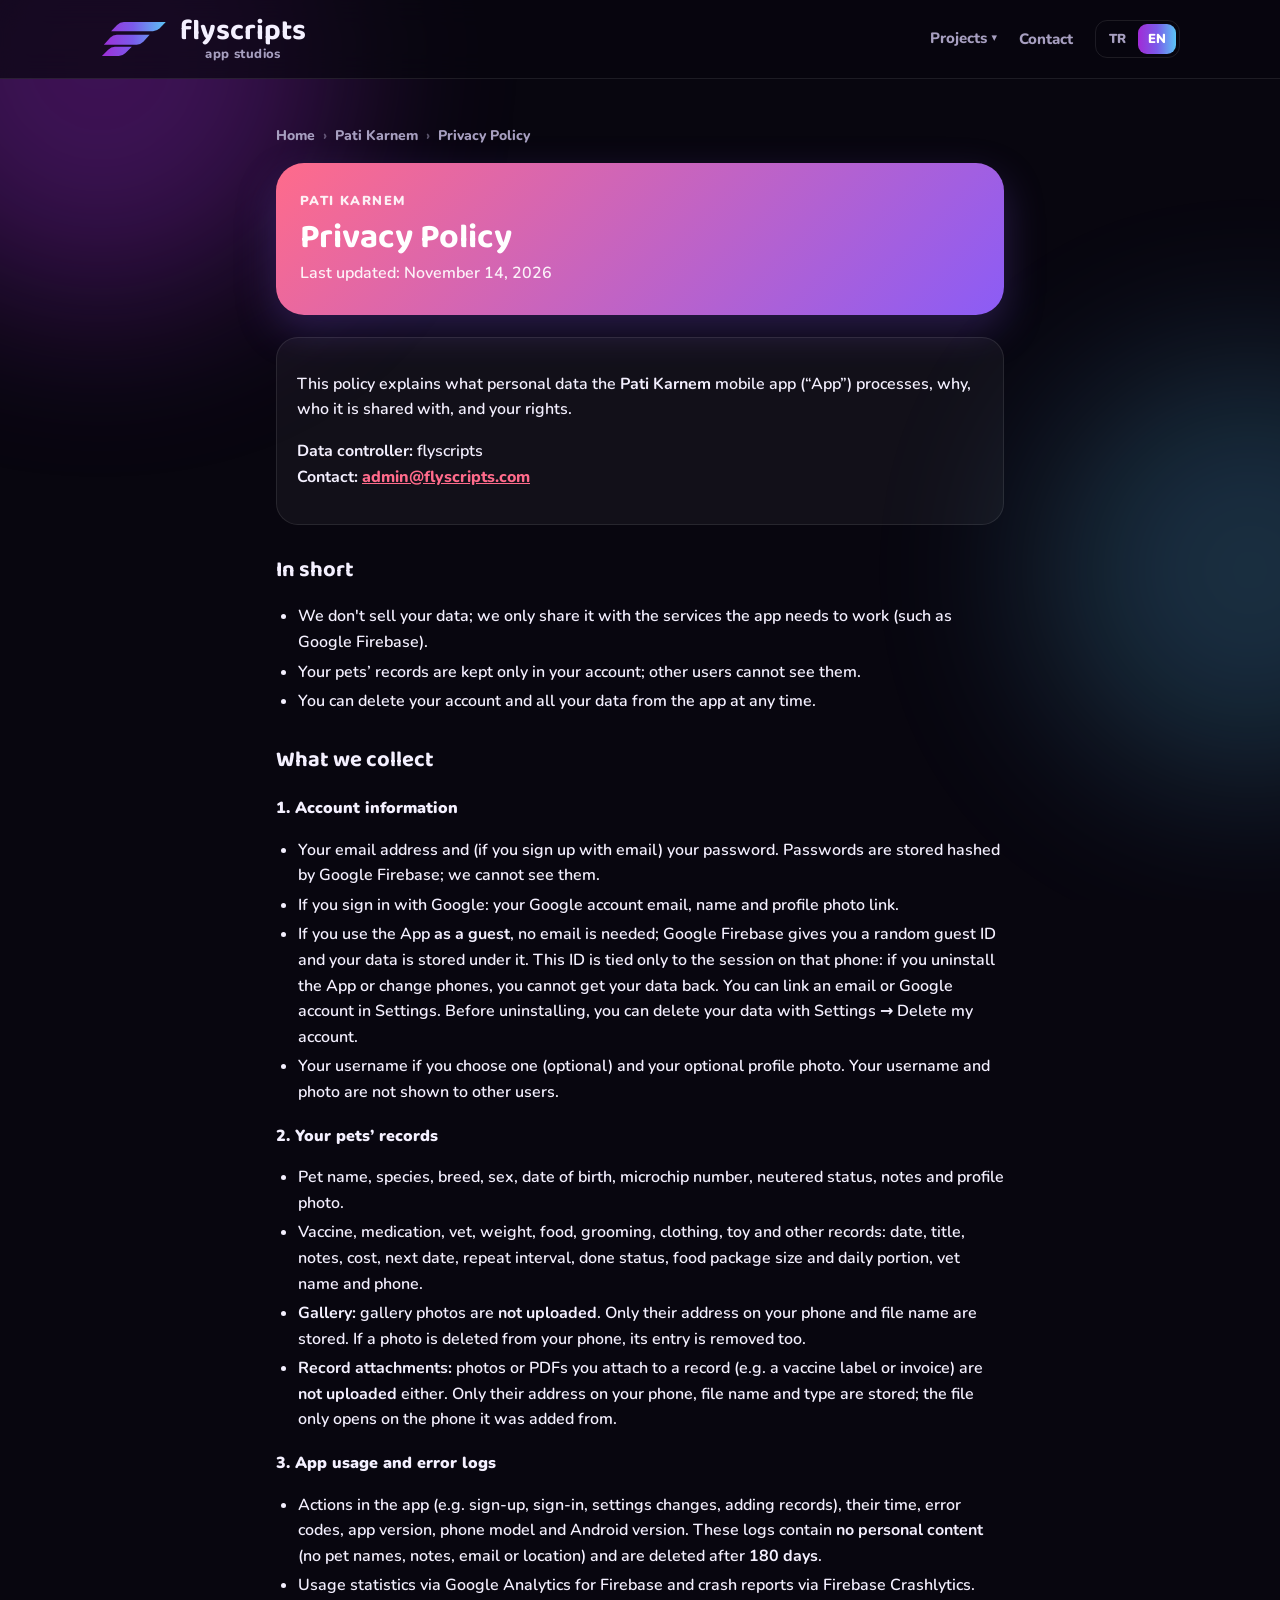
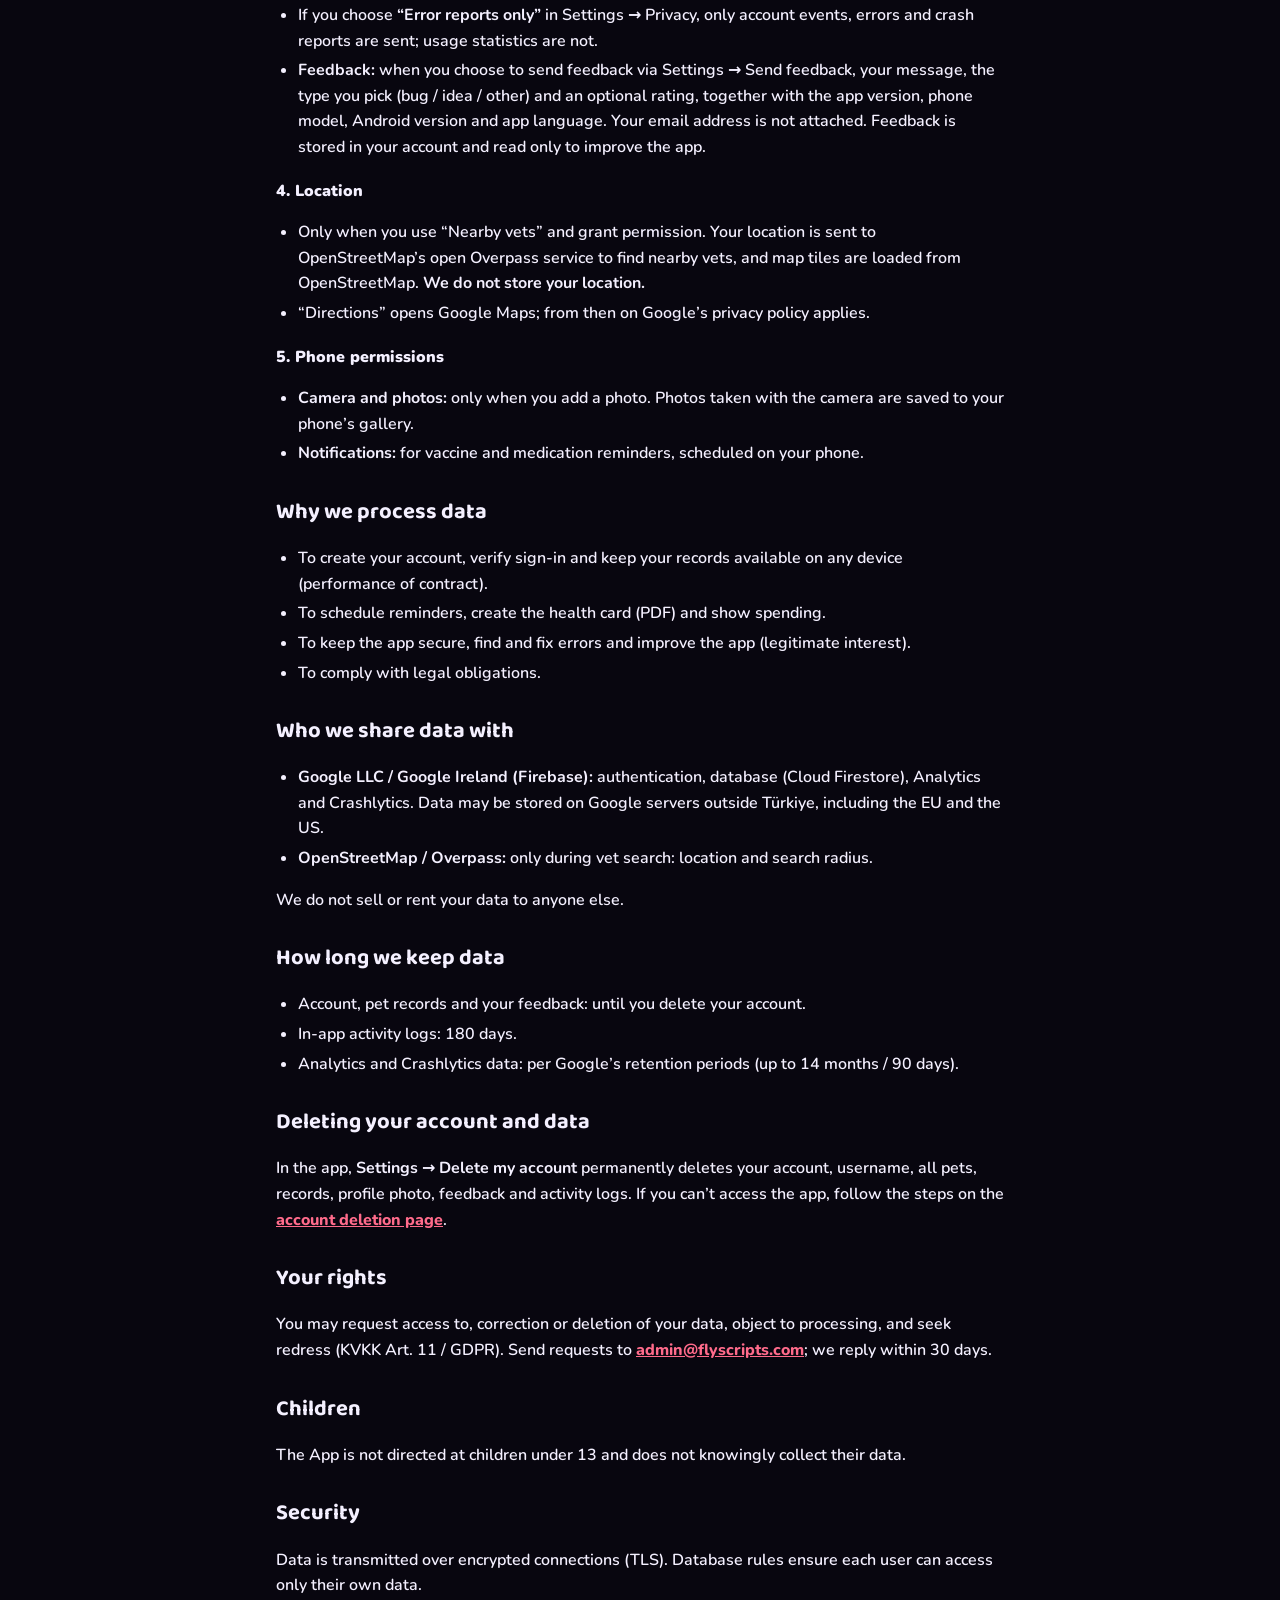
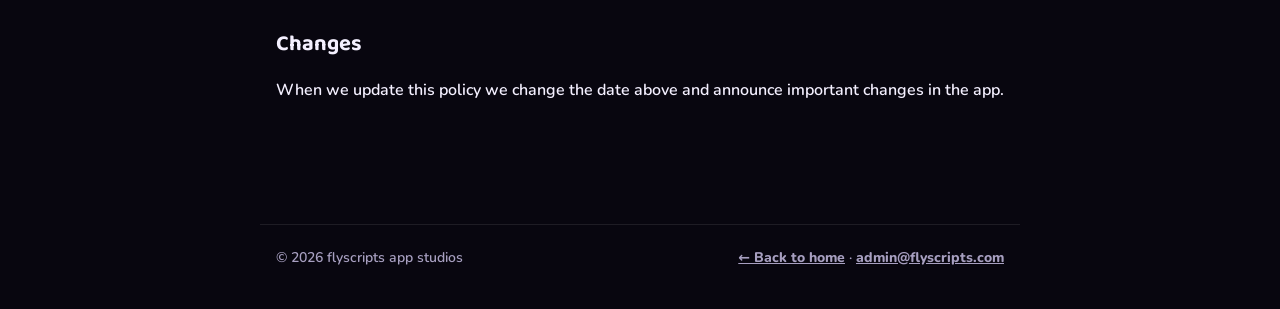
<file: patikarnem/gizlilik.html>
<!doctype html>
<html lang="tr">
<head>
<meta charset="utf-8">
<meta name="viewport" content="width=device-width, initial-scale=1">
<meta name="description" content="Pati Karnem gizlilik politikası ve KVKK aydınlatma metni.">
<meta name="robots" content="index, follow">
<link rel="canonical" href="https://www.flyscripts.com/patikarnem/gizlilik.html">
<title>Pati Karnem · Gizlilik Politikası / Privacy Policy</title>
<link rel="stylesheet" href="style.css?v=3">
<link rel="stylesheet" href="../assets/sub.css?v=6">
<link rel="icon" href="../assets/flyscripts-mark.svg" type="image/svg+xml">
<script src="lang.js?v=3"></script>
</head>
<body class="tr">
<div class="aurora"><span></span><span></span></div>
<header class="site-header">
  <div class="bar">
    <a class="logo" href="../"><img src="../assets/flyscripts-mark.svg" alt=""><span class="wm"><b>flyscripts</b><small>app studios</small></span></a>
    <nav>
      <div class="dd">
        <button class="dd-btn" aria-haspopup="true" aria-expanded="false"><span data-lang="tr">Projeler</span><span data-lang="en">Projects</span> <span class="caret">▾</span></button>
        <div class="dd-menu" role="menu">
          <a role="menuitem" href="../benimkredim/"><img src="../assets/bk-icon.png" alt=""><span><b>Benim Kredim</b>
            <small><span data-lang="tr">Kredi taksit takibi · Google Play’de</span><span data-lang="en">Loan installment tracker · On Google Play</span></small></span></a>
          <a role="menuitem" href="../patikarnem/"><img src="../assets/pati-icon.svg" alt=""><span><b>Pati Karnem</b>
            <small><span data-lang="tr">Evcil dost sağlık karnesi · Yakında</span><span data-lang="en">Pet health card · Coming soon</span></small></span></a>
          <a role="menuitem" href="../daymosaic/"><img src="../assets/dm-icon.png" alt=""><span><b>DayMosaic</b>
            <small><span data-lang="tr">Tek satır günlük · Yakında</span><span data-lang="en">One-line journal · Coming soon</span></small></span></a>
          <a role="menuitem" href="../tintalchemist/"><img src="../assets/ta-icon.png" alt=""><span><b>Tint Alchemist</b>
            <small><span data-lang="tr">Renk karıştırma bulmacası · Yakında</span><span data-lang="en">Colour mixing puzzle · Coming soon</span></small></span></a>
        </div>
      </div>
      <a class="contact" href="../#iletisim"><span data-lang="tr">İletişim</span><span data-lang="en">Contact</span></a>
      <div class="lang"><button data-l="tr">TR</button><button data-l="en">EN</button></div>
    </nav>
  </div>
</header>
<div class="wrap">
  <nav class="crumbs" aria-label="breadcrumb"><a href="../"><span data-lang="tr">Ana sayfa</span><span data-lang="en">Home</span></a><span class="sep">›</span><a href="./">Pati Karnem</a><span class="sep">›</span><span><span data-lang="tr">Gizlilik Politikası</span><span data-lang="en">Privacy Policy</span></span></nav>

  <!-- ===================== TÜRKÇE ===================== -->
  <div data-lang="tr">
    <div class="hero">
      <div class="brand">Pati Karnem</div>
      <h1>Gizlilik Politikası</h1>
      <p>Son güncelleme: 14 Kasım 2026</p>
    </div>

    <div class="card">
      <p>Bu politika, <b>Pati Karnem</b> mobil uygulamasının (“Uygulama”) hangi kişisel verileri hangi amaçla işlediğini,
      kimlerle paylaştığını ve haklarınızı açıklar. 6698 sayılı Kişisel Verilerin Korunması Kanunu (KVKK) kapsamında
      aydınlatma metni niteliğindedir.</p>
      <p><b>Veri sorumlusu:</b> flyscripts<br>
      <b>İletişim:</b> <a href="mailto:admin@flyscripts.com">admin@flyscripts.com</a></p>
    </div>

    <h2>Kısaca</h2>
    <ul>
      <li>Verilerinizi satmıyoruz; yalnızca uygulamanın çalışması için gereken hizmetlerle (Google Firebase gibi) paylaşıyoruz.</li>
      <li>Dostlarınızın kayıtları yalnızca sizin hesabınızda tutulur; başka kullanıcılar göremez.</li>
      <li>Hesabınızı ve tüm verilerinizi istediğiniz an uygulamadan silebilirsiniz.</li>
    </ul>

    <h2>Hangi verileri topluyoruz?</h2>
    <h3>1. Hesap bilgileri</h3>
    <ul>
      <li>E-posta adresiniz ve (e-postayla kaydolduysanız) şifreniz. Şifreniz Google Firebase tarafından şifrelenmiş olarak saklanır; biz göremeyiz.</li>
      <li>Google ile giriş yaparsanız Google hesabınızın e-posta adresi, adı ve profil fotoğrafı bağlantısı.</li>
      <li><b>Misafir olarak</b> kullanırsanız e-posta istenmez; Google Firebase size rastgele bir misafir kimliği verir ve verileriniz bu kimlikle saklanır.
        Bu kimlik yalnızca o telefondaki oturuma bağlıdır: uygulamayı silerseniz ya da telefon değiştirirseniz verilerinize bir daha ulaşamazsınız.
        Ayarlar’dan hesabınızı e-posta ya da Google ile bağlayabilirsiniz. Uygulamayı kaldırmadan önce verilerinizi Ayarlar → Hesabımı sil ile silebilirsiniz.</li>
      <li>Seçerseniz kullanıcı adınız (isteğe bağlı) ve isteğe bağlı profil fotoğrafınız. Kullanıcı adınız ve fotoğrafınız diğer kullanıcılara gösterilmez.</li>
    </ul>
    <h3>2. Dostlarınıza ait kayıtlar</h3>
    <ul>
      <li>Dostunuzun adı, türü, ırkı, cinsiyeti, doğum tarihi, mikroçip numarası, kısırlaştırma bilgisi, notlar ve profil fotoğrafı.</li>
      <li>Aşı, ilaç, veteriner, kilo, mama, bakım, elbise, oyuncak ve diğer kayıtlar: tarih, başlık, notlar, ücret, sonraki tarih, tekrar sıklığı, yapıldı bilgisi, mama paketi miktarı ve günlük porsiyonu, veteriner adı ve telefonu.</li>
      <li><b>Galeri:</b> Eklediğiniz galeri fotoğrafları <b>sunucuya yüklenmez</b>. Yalnızca telefonunuzdaki adresi ve dosya adı saklanır. Fotoğraf telefonunuzdan silinirse kayıt da kaldırılır.</li>
      <li><b>Kayıt ekleri:</b> Bir kayda eklediğiniz fotoğraf ya da PDF (ör. aşı etiketi, fatura) da <b>sunucuya yüklenmez</b>. Yalnızca telefonunuzdaki adresi, dosya adı ve türü saklanır; dosya yalnızca eklendiği telefonda açılır.</li>
    </ul>
    <h3>3. Uygulama kullanımı ve hata kayıtları</h3>
    <ul>
      <li>Uygulama içindeki işlemler (ör. kayıt olma, giriş, ayar değişikliği, kayıt ekleme), zamanı, hata kodları, uygulama sürümü, telefon modeli ve Android sürümü.
        Bu kayıtlar <b>kişisel içerik barındırmaz</b> (dost adı, not, e-posta, konum yazılmaz) ve <b>180 gün</b> sonra silinir.</li>
      <li>Google Analytics for Firebase ile kullanım istatistikleri ve Firebase Crashlytics ile çökme raporları.</li>
      <li>Ayarlar → Gizlilik’te <b>“Yalnızca hata kayıtları”</b> seçeneğini seçerseniz yalnızca hesap olayları ile hata ve çökme kayıtları gönderilir; kullanım istatistikleri gönderilmez.</li>
      <li><b>Geri bildirim:</b> Ayarlar → Geri bildirim gönder ile isteyerek gönderdiğiniz mesaj, seçtiğiniz tür (hata / öneri / diğer) ve isteğe bağlı puan; yanında uygulama sürümü, telefon modeli, Android sürümü ve uygulama dili. E-posta adresiniz mesaja eklenmez. Geri bildirimler hesabınızda saklanır ve yalnızca uygulamayı geliştirmek için okunur.</li>
    </ul>
    <h3>4. Konum</h3>
    <ul>
      <li>Yalnızca “Yakındaki veterinerler” özelliğini kullandığınızda ve izin verdiğinizde konumunuz alınır.
        Konum, yakın veterinerleri bulmak için OpenStreetMap’in açık Overpass hizmetine gönderilir ve harita OpenStreetMap’ten yüklenir. <b>Konumunuz bizim tarafımızdan saklanmaz.</b></li>
      <li>“Yol tarifi” dediğinizde Google Haritalar uygulaması açılır; o andan sonrası Google’ın gizlilik politikasına tabidir.</li>
    </ul>
    <h3>5. Telefon izinleri</h3>
    <ul>
      <li><b>Kamera ve fotoğraflar:</b> Yalnızca fotoğraf eklediğinizde. Kamerayla çekilen fotoğraf telefonunuzun galerisine kaydedilir.</li>
      <li><b>Bildirimler:</b> Aşı ve ilaç hatırlatmaları için. Hatırlatmalar telefonunuzda kurulur.</li>
    </ul>

    <h2>Verileri hangi amaçla işliyoruz?</h2>
    <ul>
      <li>Hesabınızı oluşturmak, girişinizi doğrulamak ve kayıtlarınızı her cihazdan erişilebilir tutmak (sözleşmenin ifası).</li>
      <li>Hatırlatmaları kurmak, sağlık karnesi (PDF) oluşturmak, harcamaları göstermek.</li>
      <li>Uygulamanın güvenliğini sağlamak, hataları bulup düzeltmek ve uygulamayı iyileştirmek (meşru menfaat).</li>
      <li>Yasal yükümlülükleri yerine getirmek.</li>
    </ul>

    <h2>Verileri kimlerle paylaşıyoruz?</h2>
    <p>Verileriniz yalnızca uygulamanın çalışması için gerekli hizmet sağlayıcılarla paylaşılır:</p>
    <ul>
      <li><b>Google LLC / Google Ireland (Firebase):</b> Kimlik doğrulama, veritabanı (Cloud Firestore), Analytics ve Crashlytics. Veriler Google’ın Türkiye dışındaki (AB ve ABD dahil) sunucularında saklanabilir.</li>
      <li><b>OpenStreetMap / Overpass:</b> Yalnızca veteriner aramasında, konum ve arama yarıçapı.</li>
    </ul>
    <p>Verileriniz bunların dışında üçüncü kişilere satılmaz ve kiralanmaz.</p>

    <h2>Ne kadar süre saklıyoruz?</h2>
    <ul>
      <li>Hesap, dost kayıtları ve geri bildirimleriniz: hesabınızı silene kadar.</li>
      <li>Uygulama içi etkinlik kayıtları: 180 gün.</li>
      <li>Analytics ve Crashlytics verileri: Google’ın saklama sürelerine göre (en fazla 14 ay / 90 gün).</li>
    </ul>

    <h2>Hesabınızı ve verilerinizi silme</h2>
    <p>Uygulamada <b>Ayarlar → Hesabımı sil</b> ile hesabınız, kullanıcı adınız, tüm dostlarınız, kayıtlarınız, profil fotoğrafınız, geri bildirimleriniz ve etkinlik kayıtlarınız kalıcı olarak silinir.
    Uygulamaya erişemiyorsanız <a href="hesap-silme.html">hesap silme sayfasındaki</a> adımları izleyebilirsiniz.</p>

    <h2>Haklarınız (KVKK md. 11 / GDPR)</h2>
    <p>Verilerinizin işlenip işlenmediğini öğrenme, bilgi talep etme, düzeltilmesini ya da silinmesini isteme, işlemeye itiraz etme ve zararınızın giderilmesini talep etme haklarına sahipsiniz.
    Başvurularınızı <a href="mailto:admin@flyscripts.com">admin@flyscripts.com</a> adresine iletebilirsiniz; en geç 30 gün içinde yanıtlanır.</p>

    <h2>Çocuklar</h2>
    <p>Uygulama 13 yaşın altındaki çocuklara yönelik değildir ve bilerek bu yaştaki çocuklardan veri toplamaz.</p>

    <h2>Güvenlik</h2>
    <p>Veriler şifreli bağlantıyla (TLS) aktarılır. Veritabanı kuralları, her kullanıcının yalnızca kendi verisine erişebilmesini sağlar.</p>

    <h2>Değişiklikler</h2>
    <p>Bu politikayı güncellediğimizde yukarıdaki tarihi değiştiririz; önemli değişiklikleri uygulama içinde duyururuz.</p>
  </div>

  <!-- ===================== ENGLISH ===================== -->
  <div data-lang="en">
    <div class="hero">
      <div class="brand">Pati Karnem</div>
      <h1>Privacy Policy</h1>
      <p>Last updated: November 14, 2026</p>
    </div>

    <div class="card">
      <p>This policy explains what personal data the <b>Pati Karnem</b> mobile app (“App”) processes, why, who it is shared with, and your rights.</p>
      <p><b>Data controller:</b> flyscripts<br>
      <b>Contact:</b> <a href="mailto:admin@flyscripts.com">admin@flyscripts.com</a></p>
    </div>

    <h2>In short</h2>
    <ul>
      <li>We don't sell your data; we only share it with the services the app needs to work (such as Google Firebase).</li>
      <li>Your pets’ records are kept only in your account; other users cannot see them.</li>
      <li>You can delete your account and all your data from the app at any time.</li>
    </ul>

    <h2>What we collect</h2>
    <h3>1. Account information</h3>
    <ul>
      <li>Your email address and (if you sign up with email) your password. Passwords are stored hashed by Google Firebase; we cannot see them.</li>
      <li>If you sign in with Google: your Google account email, name and profile photo link.</li>
      <li>If you use the App <b>as a guest</b>, no email is needed; Google Firebase gives you a random guest ID and your data is stored under it.
        This ID is tied only to the session on that phone: if you uninstall the App or change phones, you cannot get your data back.
        You can link an email or Google account in Settings. Before uninstalling, you can delete your data with Settings → Delete my account.</li>
      <li>Your username if you choose one (optional) and your optional profile photo. Your username and photo are not shown to other users.</li>
    </ul>
    <h3>2. Your pets’ records</h3>
    <ul>
      <li>Pet name, species, breed, sex, date of birth, microchip number, neutered status, notes and profile photo.</li>
      <li>Vaccine, medication, vet, weight, food, grooming, clothing, toy and other records: date, title, notes, cost, next date, repeat interval, done status, food package size and daily portion, vet name and phone.</li>
      <li><b>Gallery:</b> gallery photos are <b>not uploaded</b>. Only their address on your phone and file name are stored. If a photo is deleted from your phone, its entry is removed too.</li>
      <li><b>Record attachments:</b> photos or PDFs you attach to a record (e.g. a vaccine label or invoice) are <b>not uploaded</b> either. Only their address on your phone, file name and type are stored; the file only opens on the phone it was added from.</li>
    </ul>
    <h3>3. App usage and error logs</h3>
    <ul>
      <li>Actions in the app (e.g. sign-up, sign-in, settings changes, adding records), their time, error codes, app version, phone model and Android version.
        These logs contain <b>no personal content</b> (no pet names, notes, email or location) and are deleted after <b>180 days</b>.</li>
      <li>Usage statistics via Google Analytics for Firebase and crash reports via Firebase Crashlytics.</li>
      <li>If you choose <b>“Error reports only”</b> in Settings → Privacy, only account events, errors and crash reports are sent; usage statistics are not.</li>
      <li><b>Feedback:</b> when you choose to send feedback via Settings → Send feedback, your message, the type you pick (bug / idea / other) and an optional rating, together with the app version, phone model, Android version and app language. Your email address is not attached. Feedback is stored in your account and read only to improve the app.</li>
    </ul>
    <h3>4. Location</h3>
    <ul>
      <li>Only when you use “Nearby vets” and grant permission. Your location is sent to OpenStreetMap’s open Overpass service to find nearby vets, and map tiles are loaded from OpenStreetMap. <b>We do not store your location.</b></li>
      <li>“Directions” opens Google Maps; from then on Google’s privacy policy applies.</li>
    </ul>
    <h3>5. Phone permissions</h3>
    <ul>
      <li><b>Camera and photos:</b> only when you add a photo. Photos taken with the camera are saved to your phone’s gallery.</li>
      <li><b>Notifications:</b> for vaccine and medication reminders, scheduled on your phone.</li>
    </ul>

    <h2>Why we process data</h2>
    <ul>
      <li>To create your account, verify sign-in and keep your records available on any device (performance of contract).</li>
      <li>To schedule reminders, create the health card (PDF) and show spending.</li>
      <li>To keep the app secure, find and fix errors and improve the app (legitimate interest).</li>
      <li>To comply with legal obligations.</li>
    </ul>

    <h2>Who we share data with</h2>
    <ul>
      <li><b>Google LLC / Google Ireland (Firebase):</b> authentication, database (Cloud Firestore), Analytics and Crashlytics. Data may be stored on Google servers outside Türkiye, including the EU and the US.</li>
      <li><b>OpenStreetMap / Overpass:</b> only during vet search: location and search radius.</li>
    </ul>
    <p>We do not sell or rent your data to anyone else.</p>

    <h2>How long we keep data</h2>
    <ul>
      <li>Account, pet records and your feedback: until you delete your account.</li>
      <li>In-app activity logs: 180 days.</li>
      <li>Analytics and Crashlytics data: per Google’s retention periods (up to 14 months / 90 days).</li>
    </ul>

    <h2>Deleting your account and data</h2>
    <p>In the app, <b>Settings → Delete my account</b> permanently deletes your account, username, all pets, records, profile photo, feedback and activity logs.
    If you can’t access the app, follow the steps on the <a href="hesap-silme.html?lang=en">account deletion page</a>.</p>

    <h2>Your rights</h2>
    <p>You may request access to, correction or deletion of your data, object to processing, and seek redress (KVKK Art. 11 / GDPR).
    Send requests to <a href="mailto:admin@flyscripts.com">admin@flyscripts.com</a>; we reply within 30 days.</p>

    <h2>Children</h2>
    <p>The App is not directed at children under 13 and does not knowingly collect their data.</p>

    <h2>Security</h2>
    <p>Data is transmitted over encrypted connections (TLS). Database rules ensure each user can access only their own data.</p>

    <h2>Changes</h2>
    <p>When we update this policy we change the date above and announce important changes in the app.</p>
  </div>

</div>
<footer class="site-footer"><span>© 2026 flyscripts app studios</span><span><a href="../"><span data-lang="tr">← Ana sayfaya dön</span><span data-lang="en">← Back to home</span></a> · <a href="mailto:admin@flyscripts.com">admin@flyscripts.com</a></span></footer>
<script>
(function () {
  var dd = document.querySelector('.dd'), b = dd && dd.querySelector('.dd-btn');
  if (!dd) return;
  b.onclick = function (e) { e.stopPropagation(); b.setAttribute('aria-expanded', dd.classList.toggle('open')); };
  document.addEventListener('click', function () { dd.classList.remove('open'); b.setAttribute('aria-expanded', false); });
  document.addEventListener('keydown', function (e) { if (e.key === 'Escape') dd.classList.remove('open'); });
})();
</script>
</body>
</html>
</file>
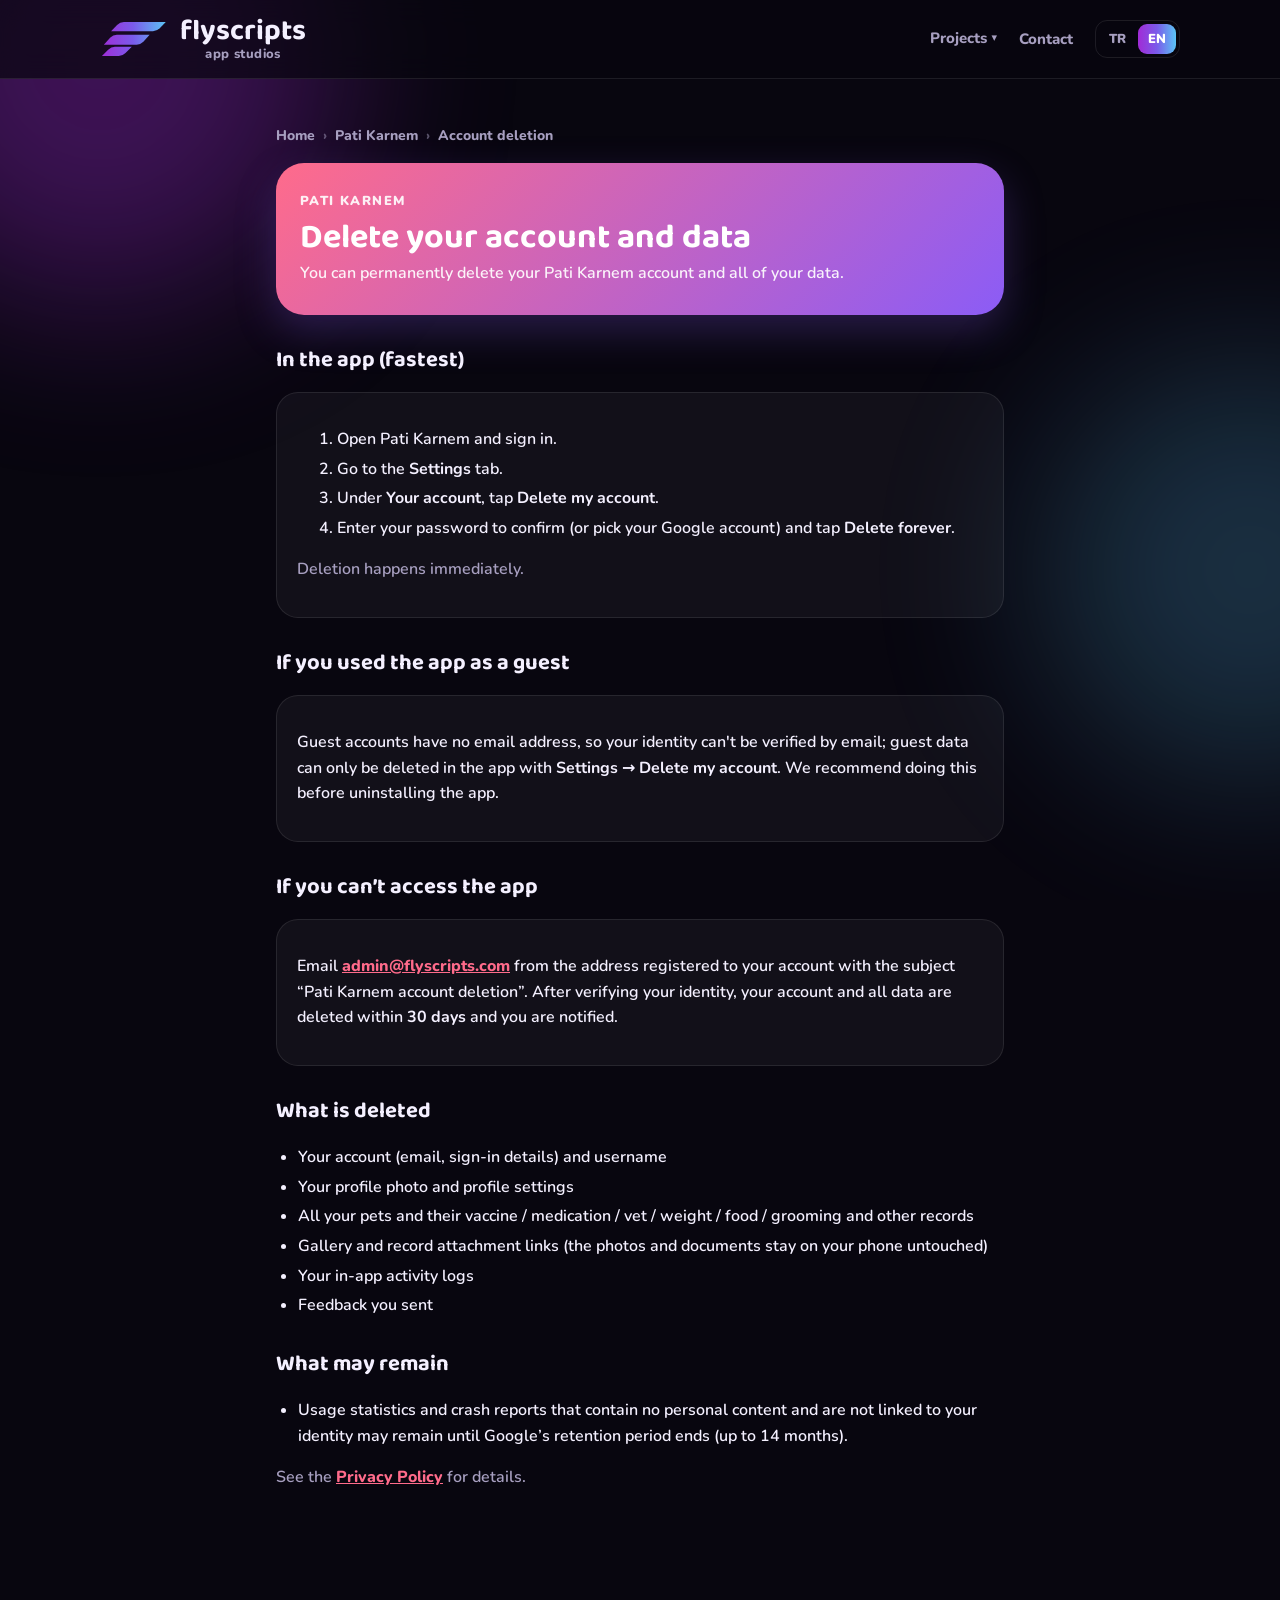
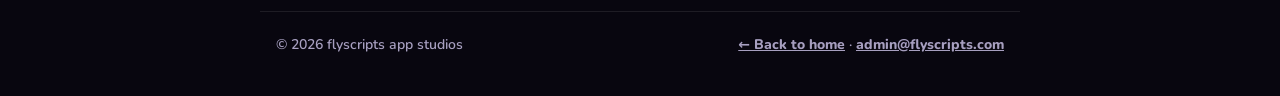
<file: patikarnem/hesap-silme.html>
<!doctype html>
<html lang="tr">
<head>
<meta charset="utf-8">
<meta name="viewport" content="width=device-width, initial-scale=1">
<meta name="description" content="Pati Karnem hesabınızı ve tüm verilerinizi silme adımları.">
<meta name="robots" content="index, follow">
<link rel="canonical" href="https://www.flyscripts.com/patikarnem/hesap-silme.html">
<title>Pati Karnem · Hesap Silme / Delete Account</title>
<link rel="stylesheet" href="style.css?v=3">
<link rel="stylesheet" href="../assets/sub.css?v=6">
<link rel="icon" href="../assets/flyscripts-mark.svg" type="image/svg+xml">
<script src="lang.js?v=3"></script>
</head>
<body class="tr">
<div class="aurora"><span></span><span></span></div>
<header class="site-header">
  <div class="bar">
    <a class="logo" href="../"><img src="../assets/flyscripts-mark.svg" alt=""><span class="wm"><b>flyscripts</b><small>app studios</small></span></a>
    <nav>
      <div class="dd">
        <button class="dd-btn" aria-haspopup="true" aria-expanded="false"><span data-lang="tr">Projeler</span><span data-lang="en">Projects</span> <span class="caret">▾</span></button>
        <div class="dd-menu" role="menu">
          <a role="menuitem" href="../benimkredim/"><img src="../assets/bk-icon.png" alt=""><span><b>Benim Kredim</b>
            <small><span data-lang="tr">Kredi taksit takibi · Google Play’de</span><span data-lang="en">Loan installment tracker · On Google Play</span></small></span></a>
          <a role="menuitem" href="../patikarnem/"><img src="../assets/pati-icon.svg" alt=""><span><b>Pati Karnem</b>
            <small><span data-lang="tr">Evcil dost sağlık karnesi · Yakında</span><span data-lang="en">Pet health card · Coming soon</span></small></span></a>
          <a role="menuitem" href="../daymosaic/"><img src="../assets/dm-icon.png" alt=""><span><b>DayMosaic</b>
            <small><span data-lang="tr">Tek satır günlük · Yakında</span><span data-lang="en">One-line journal · Coming soon</span></small></span></a>
          <a role="menuitem" href="../tintalchemist/"><img src="../assets/ta-icon.png" alt=""><span><b>Tint Alchemist</b>
            <small><span data-lang="tr">Renk karıştırma bulmacası · Yakında</span><span data-lang="en">Colour mixing puzzle · Coming soon</span></small></span></a>
        </div>
      </div>
      <a class="contact" href="../#iletisim"><span data-lang="tr">İletişim</span><span data-lang="en">Contact</span></a>
      <div class="lang"><button data-l="tr">TR</button><button data-l="en">EN</button></div>
    </nav>
  </div>
</header>
<div class="wrap">
  <nav class="crumbs" aria-label="breadcrumb"><a href="../"><span data-lang="tr">Ana sayfa</span><span data-lang="en">Home</span></a><span class="sep">›</span><a href="./">Pati Karnem</a><span class="sep">›</span><span><span data-lang="tr">Hesap silme</span><span data-lang="en">Account deletion</span></span></nav>

  <div data-lang="tr">
    <div class="hero">
      <div class="brand">Pati Karnem</div>
      <h1>Hesabınızı ve verilerinizi silin</h1>
      <p>Pati Karnem hesabınızı ve size ait tüm verileri kalıcı olarak silebilirsiniz.</p>
    </div>

    <h2>Uygulamadan (en hızlısı)</h2>
    <div class="card">
      <ol>
        <li>Pati Karnem’i açın ve giriş yapın.</li>
        <li><b>Ayarlar</b> sekmesine gidin.</li>
        <li><b>Hesabınız</b> bölümünde <b>Hesabımı sil</b>’e dokunun.</li>
        <li>Onay için şifrenizi yazın (Google ile girdiyseniz Google hesabınızı seçin) ve <b>Kalıcı olarak sil</b>’e dokunun.</li>
      </ol>
      <p class="muted">Silme anında gerçekleşir.</p>
    </div>

    <h2>Misafir olarak kullandıysanız</h2>
    <div class="card">
      <p>Misafir hesapta e-posta bulunmadığı için kimliğiniz e-postayla doğrulanamaz; misafir verileri yalnızca uygulamadan,
      <b>Ayarlar → Hesabımı sil</b> ile silinebilir. Uygulamayı kaldırmadan önce bu adımı yapmanızı öneririz.</p>
    </div>

    <h2>Uygulamaya erişemiyorsanız</h2>
    <div class="card">
      <p>Hesabınıza kayıtlı e-posta adresinizden <a href="mailto:admin@flyscripts.com?subject=Pati%20Karnem%20hesap%20silme">admin@flyscripts.com</a>
      adresine “Pati Karnem hesap silme” konulu bir e-posta gönderin. Kimliğinizi doğruladıktan sonra hesabınız ve tüm verileriniz
      en geç <b>30 gün</b> içinde silinir ve size bilgi verilir.</p>
    </div>

    <h2>Neler silinir?</h2>
    <ul>
      <li>Hesabınız (e-posta, giriş bilgileri) ve kullanıcı adınız</li>
      <li>Profil fotoğrafınız ve profil tercihleriniz</li>
      <li>Tüm dostlarınız, aşı / ilaç / veteriner / kilo / mama / bakım ve diğer kayıtlarınız</li>
      <li>Galeri ve kayıt eki bağlantıları (fotoğraflarınız ve belgeleriniz telefonunuzda kalır; onlara dokunulmaz)</li>
      <li>Uygulama içi etkinlik kayıtlarınız</li>
      <li>Gönderdiğiniz geri bildirimler</li>
    </ul>
    <h2>Neler kalabilir?</h2>
    <ul>
      <li>Kişisel içerik barındırmayan, kimliğinizle eşleştirilmemiş kullanım istatistikleri ve çökme raporları Google’ın saklama süresi dolana kadar (en fazla 14 ay) kalabilir.</li>
    </ul>
    <p class="muted">Ayrıntılar için <a href="gizlilik.html">Gizlilik Politikası</a>.</p>
  </div>

  <div data-lang="en">
    <div class="hero">
      <div class="brand">Pati Karnem</div>
      <h1>Delete your account and data</h1>
      <p>You can permanently delete your Pati Karnem account and all of your data.</p>
    </div>

    <h2>In the app (fastest)</h2>
    <div class="card">
      <ol>
        <li>Open Pati Karnem and sign in.</li>
        <li>Go to the <b>Settings</b> tab.</li>
        <li>Under <b>Your account</b>, tap <b>Delete my account</b>.</li>
        <li>Enter your password to confirm (or pick your Google account) and tap <b>Delete forever</b>.</li>
      </ol>
      <p class="muted">Deletion happens immediately.</p>
    </div>

    <h2>If you used the app as a guest</h2>
    <div class="card">
      <p>Guest accounts have no email address, so your identity can't be verified by email; guest data can only be deleted
      in the app with <b>Settings → Delete my account</b>. We recommend doing this before uninstalling the app.</p>
    </div>

    <h2>If you can’t access the app</h2>
    <div class="card">
      <p>Email <a href="mailto:admin@flyscripts.com?subject=Pati%20Karnem%20account%20deletion">admin@flyscripts.com</a>
      from the address registered to your account with the subject “Pati Karnem account deletion”. After verifying your identity,
      your account and all data are deleted within <b>30 days</b> and you are notified.</p>
    </div>

    <h2>What is deleted</h2>
    <ul>
      <li>Your account (email, sign-in details) and username</li>
      <li>Your profile photo and profile settings</li>
      <li>All your pets and their vaccine / medication / vet / weight / food / grooming and other records</li>
      <li>Gallery and record attachment links (the photos and documents stay on your phone untouched)</li>
      <li>Your in-app activity logs</li>
      <li>Feedback you sent</li>
    </ul>
    <h2>What may remain</h2>
    <ul>
      <li>Usage statistics and crash reports that contain no personal content and are not linked to your identity may remain until Google’s retention period ends (up to 14 months).</li>
    </ul>
    <p class="muted">See the <a href="gizlilik.html?lang=en">Privacy Policy</a> for details.</p>
  </div>

</div>
<footer class="site-footer"><span>© 2026 flyscripts app studios</span><span><a href="../"><span data-lang="tr">← Ana sayfaya dön</span><span data-lang="en">← Back to home</span></a> · <a href="mailto:admin@flyscripts.com">admin@flyscripts.com</a></span></footer>
<script>
(function () {
  var dd = document.querySelector('.dd'), b = dd && dd.querySelector('.dd-btn');
  if (!dd) return;
  b.onclick = function (e) { e.stopPropagation(); b.setAttribute('aria-expanded', dd.classList.toggle('open')); };
  document.addEventListener('click', function () { dd.classList.remove('open'); b.setAttribute('aria-expanded', false); });
  document.addEventListener('keydown', function (e) { if (e.key === 'Escape') dd.classList.remove('open'); });
})();
</script>
</body>
</html>
</file>
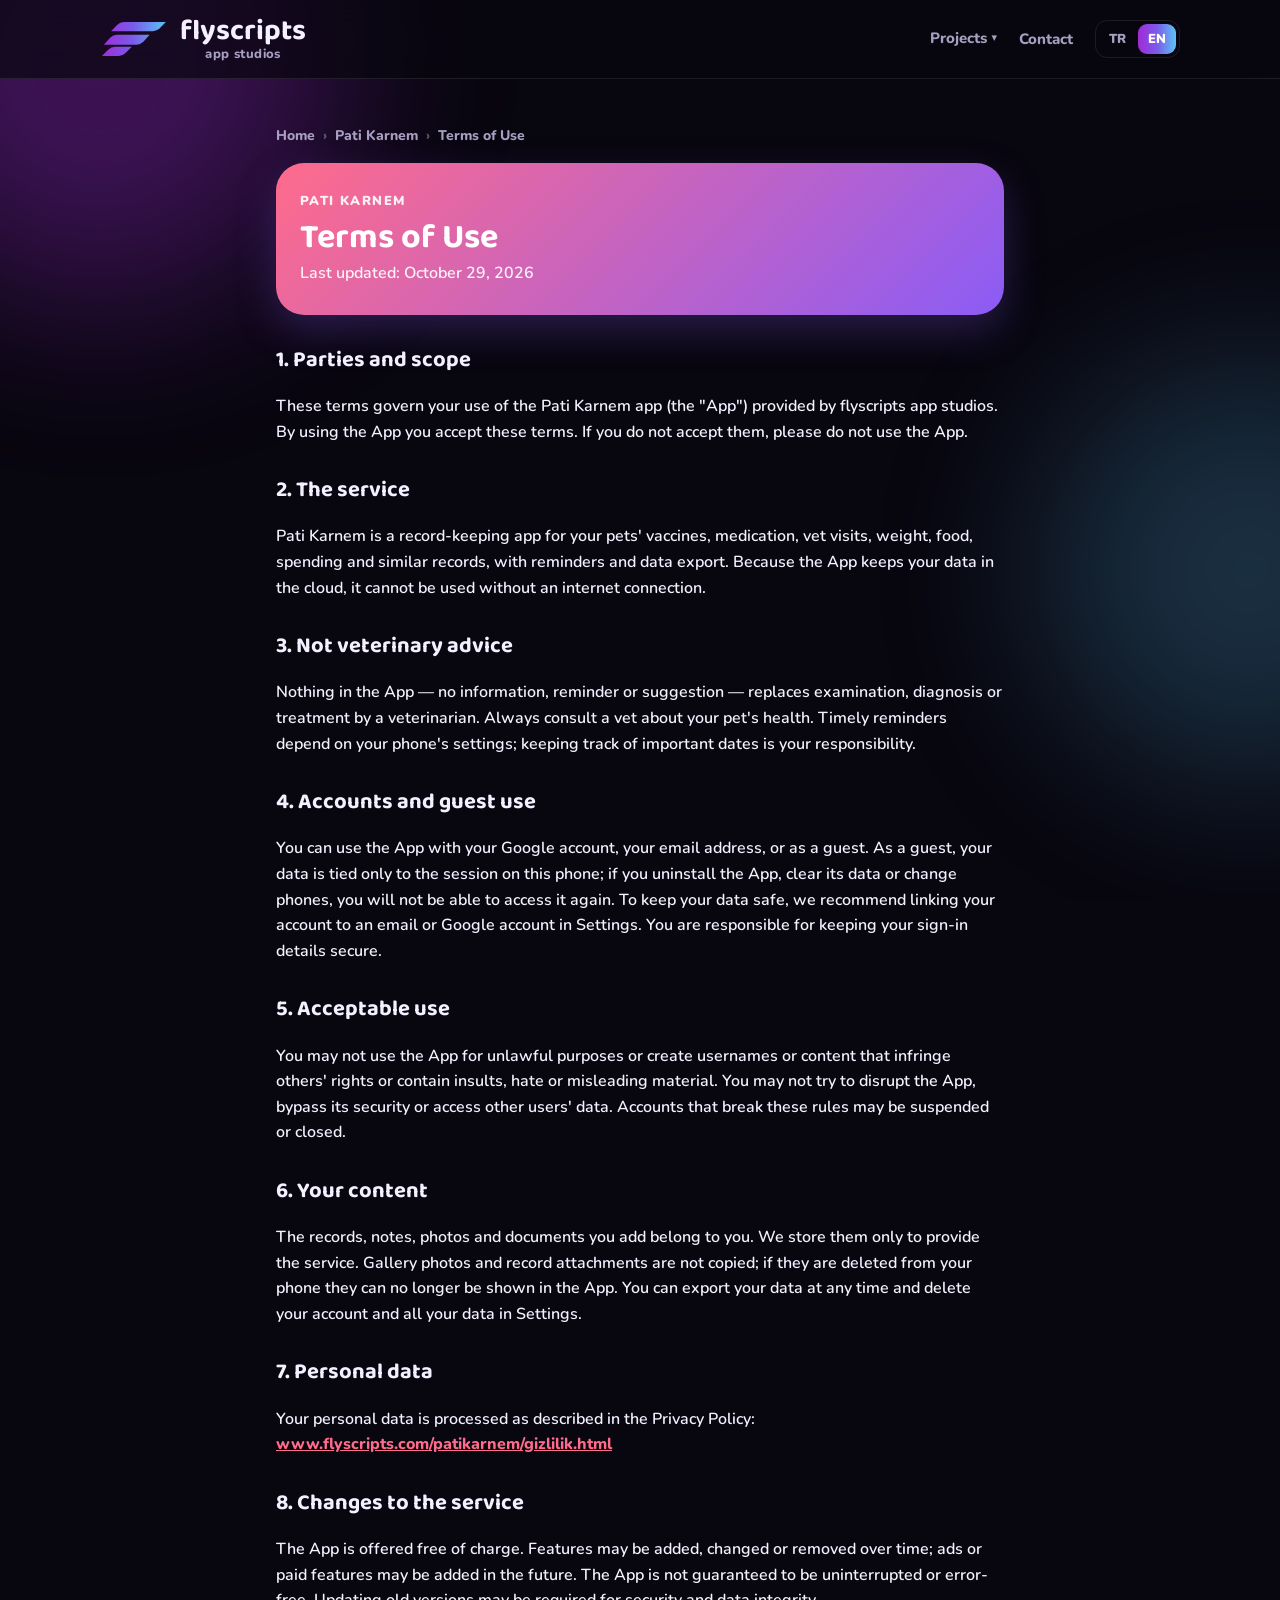
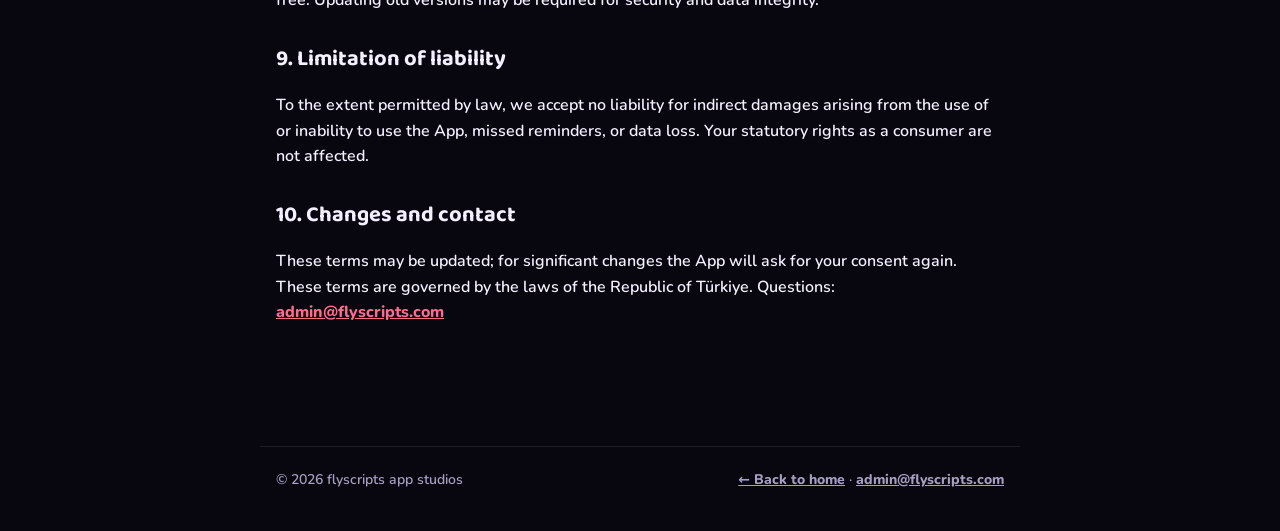
<file: patikarnem/kosullar.html>
<!doctype html>
<html lang="tr">
<head>
<meta charset="utf-8">
<meta name="viewport" content="width=device-width, initial-scale=1">
<meta name="description" content="Pati Karnem kullanım koşulları.">
<meta name="robots" content="index, follow">
<link rel="canonical" href="https://www.flyscripts.com/patikarnem/kosullar.html">
<title>Pati Karnem · Kullanım Koşulları / Terms of Use</title>
<link rel="stylesheet" href="style.css?v=3">
<link rel="stylesheet" href="../assets/sub.css?v=6">
<link rel="icon" href="../assets/flyscripts-mark.svg" type="image/svg+xml">
<script src="lang.js?v=3"></script>
</head>
<body class="tr">
<div class="aurora"><span></span><span></span></div>
<header class="site-header">
  <div class="bar">
    <a class="logo" href="../"><img src="../assets/flyscripts-mark.svg" alt=""><span class="wm"><b>flyscripts</b><small>app studios</small></span></a>
    <nav>
      <div class="dd">
        <button class="dd-btn" aria-haspopup="true" aria-expanded="false"><span data-lang="tr">Projeler</span><span data-lang="en">Projects</span> <span class="caret">▾</span></button>
        <div class="dd-menu" role="menu">
          <a role="menuitem" href="../benimkredim/"><img src="../assets/bk-icon.png" alt=""><span><b>Benim Kredim</b>
            <small><span data-lang="tr">Kredi taksit takibi · Google Play’de</span><span data-lang="en">Loan installment tracker · On Google Play</span></small></span></a>
          <a role="menuitem" href="../patikarnem/"><img src="../assets/pati-icon.svg" alt=""><span><b>Pati Karnem</b>
            <small><span data-lang="tr">Evcil dost sağlık karnesi · Yakında</span><span data-lang="en">Pet health card · Coming soon</span></small></span></a>
          <a role="menuitem" href="../daymosaic/"><img src="../assets/dm-icon.png" alt=""><span><b>DayMosaic</b>
            <small><span data-lang="tr">Tek satır günlük · Yakında</span><span data-lang="en">One-line journal · Coming soon</span></small></span></a>
          <a role="menuitem" href="../tintalchemist/"><img src="../assets/ta-icon.png" alt=""><span><b>Tint Alchemist</b>
            <small><span data-lang="tr">Renk karıştırma bulmacası · Yakında</span><span data-lang="en">Colour mixing puzzle · Coming soon</span></small></span></a>
        </div>
      </div>
      <a class="contact" href="../#iletisim"><span data-lang="tr">İletişim</span><span data-lang="en">Contact</span></a>
      <div class="lang"><button data-l="tr">TR</button><button data-l="en">EN</button></div>
    </nav>
  </div>
</header>
<div class="wrap">
  <nav class="crumbs" aria-label="breadcrumb"><a href="../"><span data-lang="tr">Ana sayfa</span><span data-lang="en">Home</span></a><span class="sep">›</span><a href="./">Pati Karnem</a><span class="sep">›</span><span><span data-lang="tr">Kullanım Koşulları</span><span data-lang="en">Terms of Use</span></span></nav>

  <!-- Metin uygulamadaki lib/core/terms.dart ile aynıdır; değişince ikisi birlikte güncellenir. -->
  <!-- ===================== TÜRKÇE ===================== -->
  <div data-lang="tr">
    <div class="hero">
      <div class="brand">Pati Karnem</div>
      <h1>Kullanım Koşulları</h1>
      <p>Son güncelleme: 29 Ekim 2026</p>
    </div>
    <h2>1. Taraflar ve kapsam</h2>
    <p>Bu koşullar, flyscripts app studios tarafından sunulan Pati Karnem uygulamasının ("Uygulama") kullanımını düzenler. Uygulamayı kullanarak bu koşulları kabul etmiş olursunuz. Kabul etmiyorsanız Uygulamayı kullanmayınız.</p>
    <h2>2. Hizmet</h2>
    <p>Pati Karnem; evcil dostlarınızın aşı, ilaç, veteriner, kilo, mama, harcama ve benzeri kayıtlarını tutmanıza, hatırlatma almanıza ve bu bilgileri dışa aktarmanıza yarayan bir kayıt uygulamasıdır. Uygulama verileri bulutta tuttuğu için internet bağlantısı olmadan kullanılamaz.</p>
    <h2>3. Veteriner tavsiyesi değildir</h2>
    <p>Uygulamadaki hiçbir bilgi, hatırlatma ya da öneri veteriner hekim muayenesi, teşhisi veya tedavisi yerine geçmez. Dostunuzun sağlığıyla ilgili kararlar için her zaman bir veteriner hekime danışınız. Hatırlatmaların zamanında gelmesi telefonunuzun ayarlarına bağlıdır; önemli tarihleri ayrıca takip etmeniz sizin sorumluluğunuzdadır.</p>
    <h2>4. Hesap ve misafir kullanım</h2>
    <p>Uygulamayı Google hesabınızla, e-posta adresinizle ya da misafir olarak kullanabilirsiniz. Misafir kullanımda verileriniz yalnızca bu telefondaki oturuma bağlıdır; Uygulamayı silerseniz, telefonun verilerini temizlerseniz ya da telefon değiştirirseniz verilerinize bir daha ulaşamazsınız. Verilerinizi korumak için hesabınızı Ayarlar'dan bir e-posta ya da Google hesabına bağlamanız önerilir. Hesap bilgilerinizin güvenliğinden siz sorumlusunuz.</p>
    <h2>5. Kullanım kuralları</h2>
    <p>Uygulamayı yasalara aykırı amaçlarla kullanamaz; başkalarının haklarını ihlal eden, hakaret, nefret ya da yanıltıcı içerik içeren kullanıcı adları ve içerikler oluşturamazsınız. Uygulamanın işleyişini bozmaya, güvenlik önlemlerini aşmaya ya da başka kullanıcıların verilerine erişmeye çalışamazsınız. Bu kurallara uyulmadığında hesap askıya alınabilir veya kapatılabilir.</p>
    <h2>6. İçerikleriniz</h2>
    <p>Girdiğiniz kayıtlar, notlar ve eklediğiniz fotoğraf ve belgeler size aittir. Bunları yalnızca hizmeti sunmak için saklarız. Galeri fotoğrafları ve kayıt ekleri kopyalanmaz; telefonunuzdan silinirlerse Uygulamada da görüntülenemez. Verilerinizi istediğiniz zaman dışa aktarabilir, hesabınızı ve tüm verilerinizi Ayarlar'dan silebilirsiniz.</p>
    <h2>7. Kişisel veriler</h2>
    <p>Kişisel verileriniz Gizlilik Politikası'nda açıklandığı şekilde işlenir: <a href="gizlilik.html">www.flyscripts.com/patikarnem/gizlilik.html</a></p>
    <h2>8. Hizmetin değişmesi</h2>
    <p>Uygulama ücretsiz sunulmaktadır. Özellikler zaman içinde eklenebilir, değiştirilebilir ya da kaldırılabilir; ileride reklam veya ücretli özellikler eklenebilir. Uygulamanın kesintisiz ya da hatasız çalışacağı garanti edilmez. Güvenlik ve veri bütünlüğü için eski sürümlerin güncellenmesi zorunlu tutulabilir.</p>
    <h2>9. Sorumluluğun sınırı</h2>
    <p>Yürürlükteki mevzuatın izin verdiği ölçüde, Uygulamanın kullanımından ya da kullanılamamasından, kaçırılan hatırlatmalardan veya veri kaybından doğan dolaylı zararlardan sorumluluk kabul edilmez. Tüketici olarak yasalardan doğan haklarınız saklıdır.</p>
    <h2>10. Değişiklikler ve iletişim</h2>
    <p>Bu koşullar güncellenebilir; önemli değişikliklerde Uygulama sizden yeniden onay ister. Bu koşullar Türkiye Cumhuriyeti kanunlarına tabidir. Sorularınız için: <a href="mailto:admin@flyscripts.com">admin@flyscripts.com</a></p>
  </div>

  <!-- ===================== ENGLISH ===================== -->
  <div data-lang="en">
    <div class="hero">
      <div class="brand">Pati Karnem</div>
      <h1>Terms of Use</h1>
      <p>Last updated: October 29, 2026</p>
    </div>
    <h2>1. Parties and scope</h2>
    <p>These terms govern your use of the Pati Karnem app (the "App") provided by flyscripts app studios. By using the App you accept these terms. If you do not accept them, please do not use the App.</p>
    <h2>2. The service</h2>
    <p>Pati Karnem is a record-keeping app for your pets' vaccines, medication, vet visits, weight, food, spending and similar records, with reminders and data export. Because the App keeps your data in the cloud, it cannot be used without an internet connection.</p>
    <h2>3. Not veterinary advice</h2>
    <p>Nothing in the App — no information, reminder or suggestion — replaces examination, diagnosis or treatment by a veterinarian. Always consult a vet about your pet's health. Timely reminders depend on your phone's settings; keeping track of important dates is your responsibility.</p>
    <h2>4. Accounts and guest use</h2>
    <p>You can use the App with your Google account, your email address, or as a guest. As a guest, your data is tied only to the session on this phone; if you uninstall the App, clear its data or change phones, you will not be able to access it again. To keep your data safe, we recommend linking your account to an email or Google account in Settings. You are responsible for keeping your sign-in details secure.</p>
    <h2>5. Acceptable use</h2>
    <p>You may not use the App for unlawful purposes or create usernames or content that infringe others' rights or contain insults, hate or misleading material. You may not try to disrupt the App, bypass its security or access other users' data. Accounts that break these rules may be suspended or closed.</p>
    <h2>6. Your content</h2>
    <p>The records, notes, photos and documents you add belong to you. We store them only to provide the service. Gallery photos and record attachments are not copied; if they are deleted from your phone they can no longer be shown in the App. You can export your data at any time and delete your account and all your data in Settings.</p>
    <h2>7. Personal data</h2>
    <p>Your personal data is processed as described in the Privacy Policy: <a href="gizlilik.html">www.flyscripts.com/patikarnem/gizlilik.html</a></p>
    <h2>8. Changes to the service</h2>
    <p>The App is offered free of charge. Features may be added, changed or removed over time; ads or paid features may be added in the future. The App is not guaranteed to be uninterrupted or error-free. Updating old versions may be required for security and data integrity.</p>
    <h2>9. Limitation of liability</h2>
    <p>To the extent permitted by law, we accept no liability for indirect damages arising from the use of or inability to use the App, missed reminders, or data loss. Your statutory rights as a consumer are not affected.</p>
    <h2>10. Changes and contact</h2>
    <p>These terms may be updated; for significant changes the App will ask for your consent again. These terms are governed by the laws of the Republic of Türkiye. Questions: <a href="mailto:admin@flyscripts.com">admin@flyscripts.com</a></p>
  </div>

</div>
<footer class="site-footer"><span>© 2026 flyscripts app studios</span><span><a href="../"><span data-lang="tr">← Ana sayfaya dön</span><span data-lang="en">← Back to home</span></a> · <a href="mailto:admin@flyscripts.com">admin@flyscripts.com</a></span></footer>
<script>
(function () {
  var dd = document.querySelector('.dd'), b = dd && dd.querySelector('.dd-btn');
  if (!dd) return;
  b.onclick = function (e) { e.stopPropagation(); b.setAttribute('aria-expanded', dd.classList.toggle('open')); };
  document.addEventListener('click', function () { dd.classList.remove('open'); b.setAttribute('aria-expanded', false); });
  document.addEventListener('keydown', function (e) { if (e.key === 'Escape') dd.classList.remove('open'); });
})();
</script>
</body>
</html>
</file>
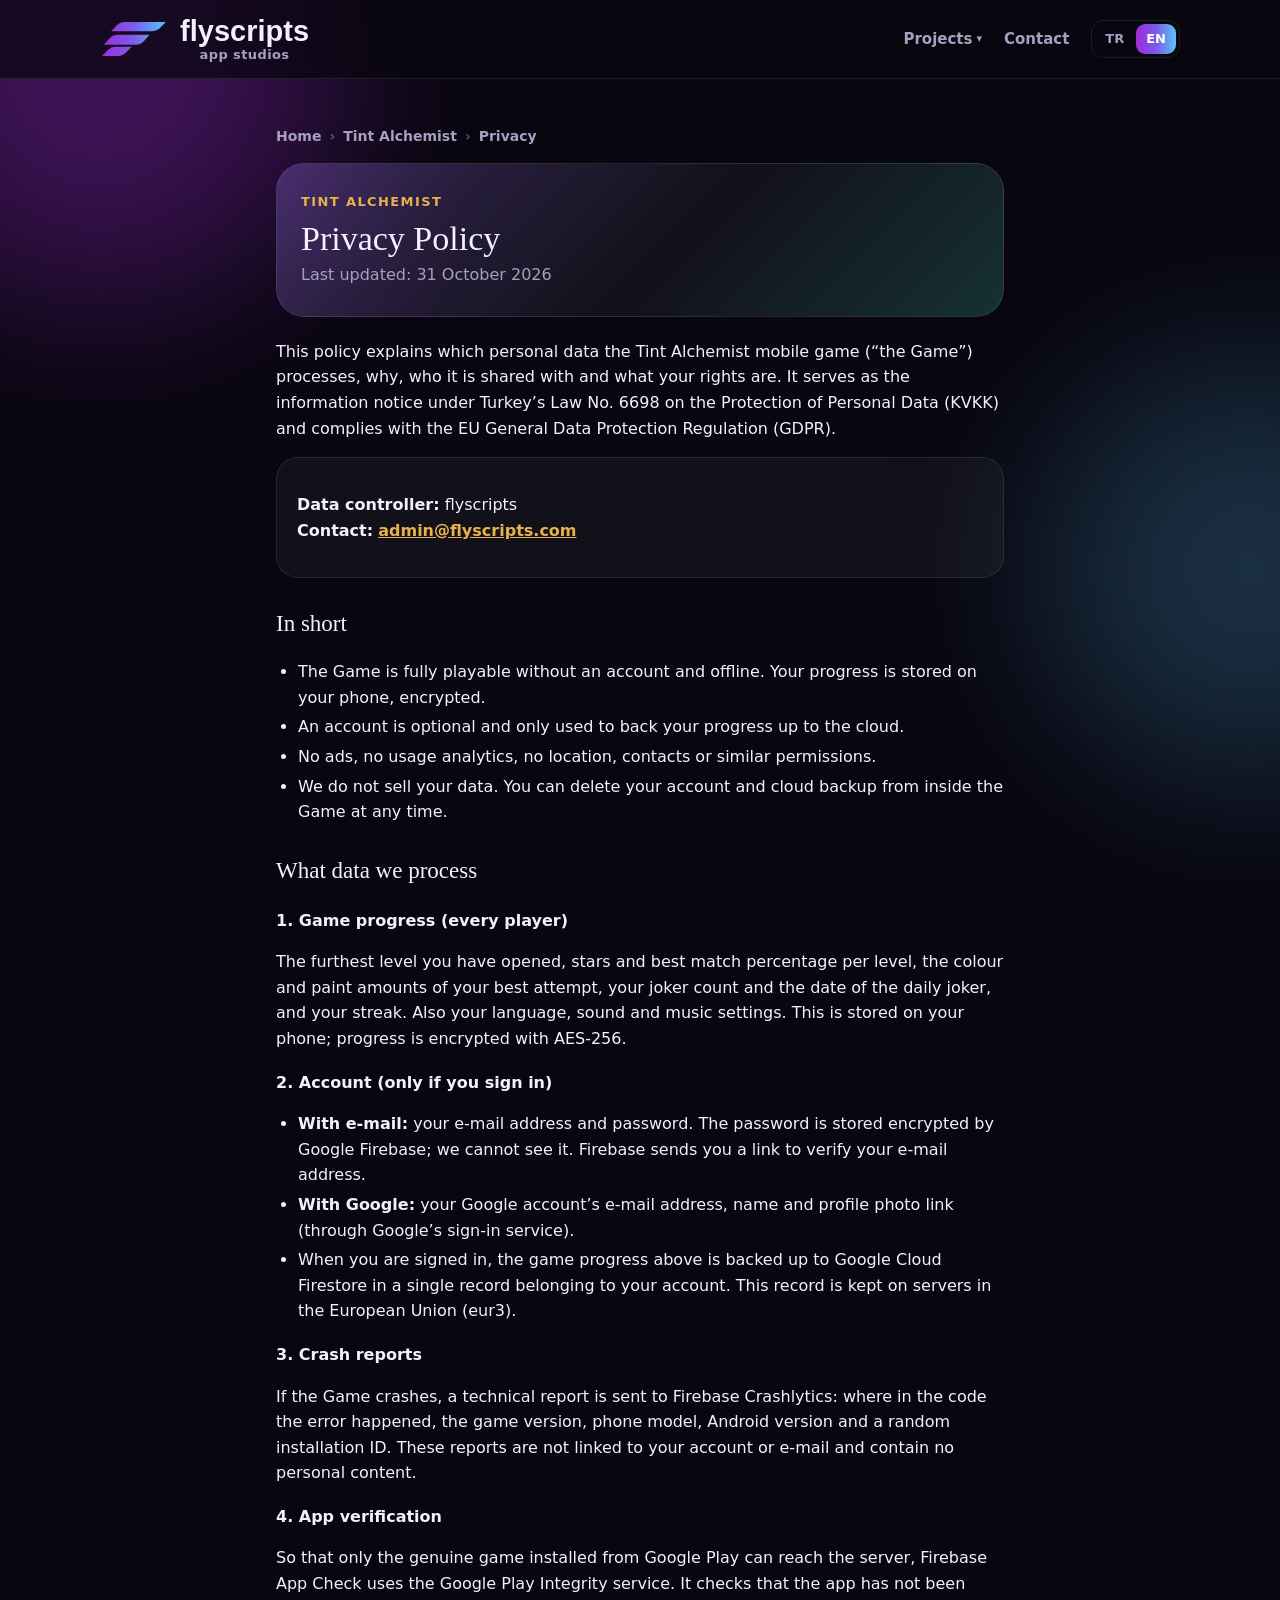
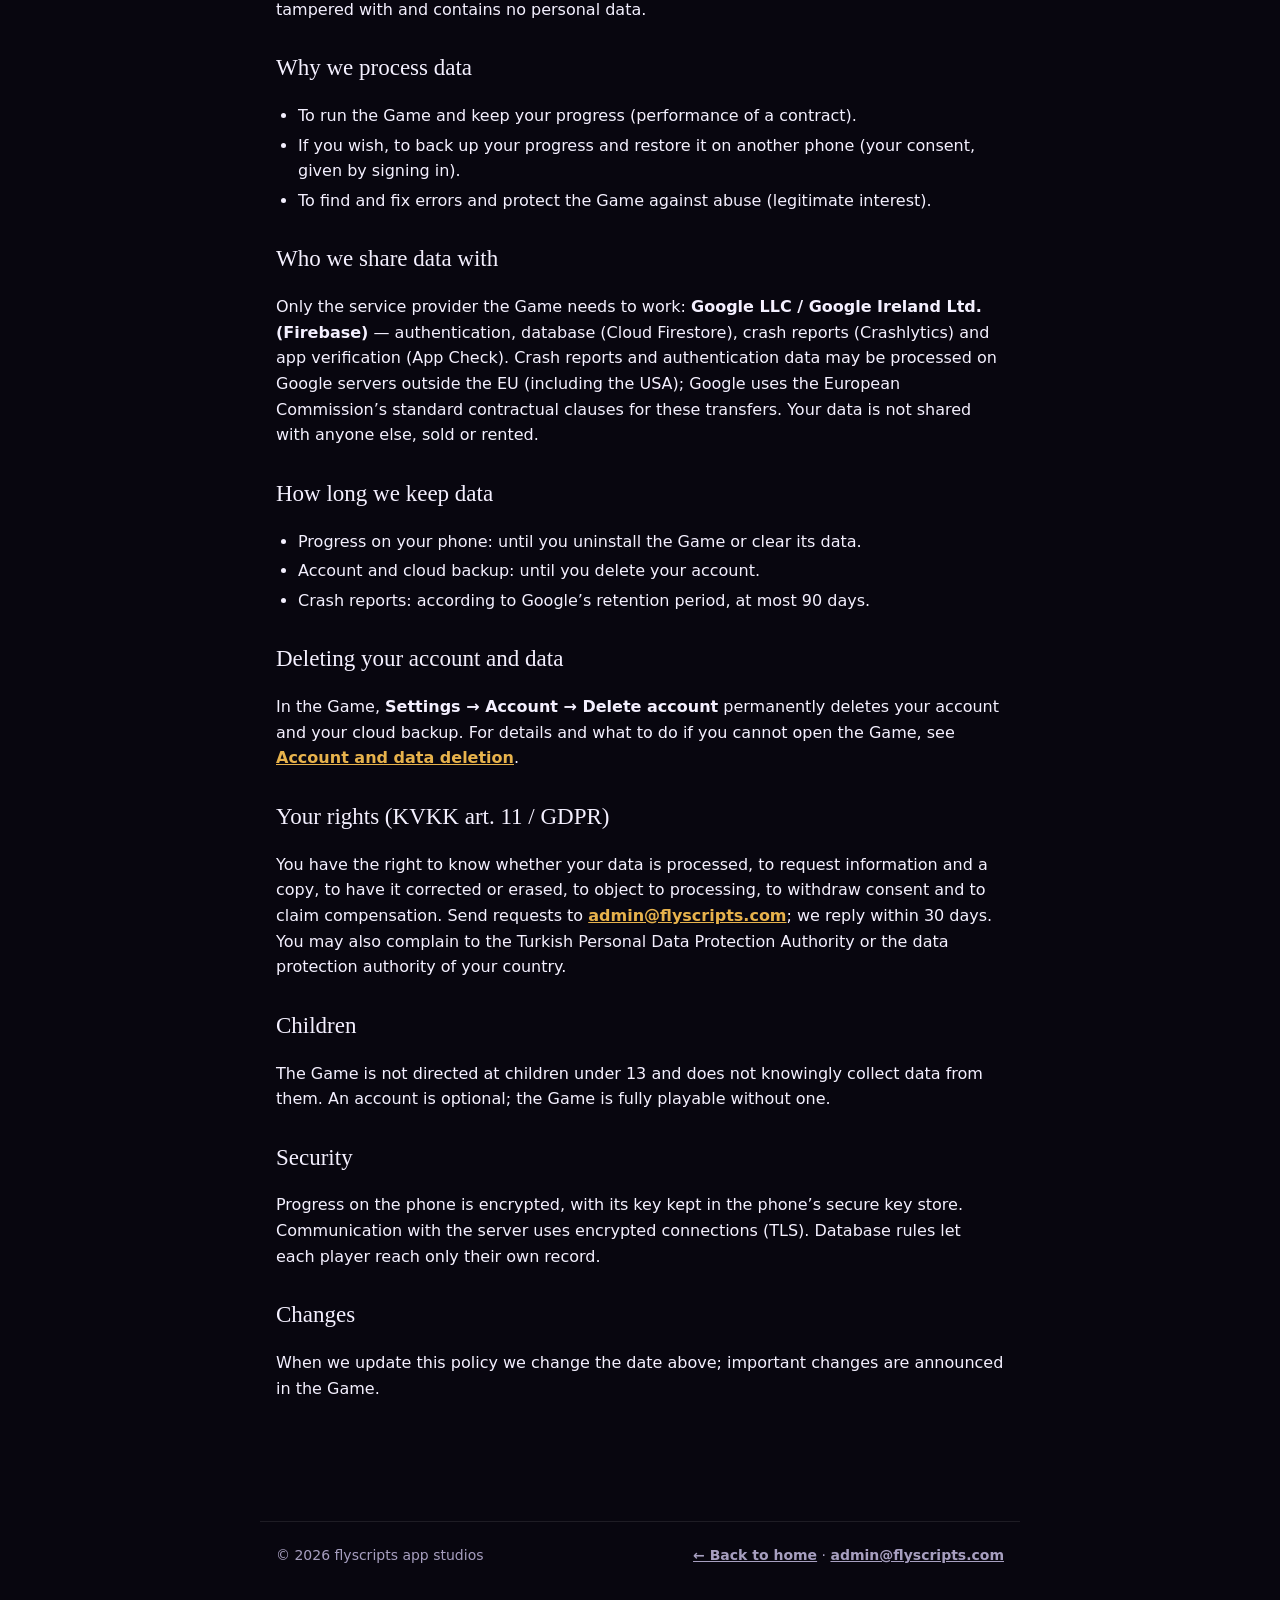
<file: tintalchemist/gizlilik.html>
<!doctype html>
<html lang="tr">
<head>
<meta charset="utf-8">
<meta name="viewport" content="width=device-width, initial-scale=1">
<meta name="description" content="Tint Alchemist gizlilik politikası ve KVKK aydınlatma metni. Privacy policy.">
<meta name="robots" content="index, follow">
<link rel="canonical" href="https://www.flyscripts.com/tintalchemist/gizlilik.html">
<title>Tint Alchemist · Gizlilik Politikası / Privacy Policy</title>
<link rel="stylesheet" href="style.css?v=1">
<link rel="stylesheet" href="../assets/sub.css?v=6">
<link rel="icon" href="../assets/flyscripts-mark.svg" type="image/svg+xml">
<script src="lang.js?v=3"></script>
</head>
<body class="tr">
<div class="aurora"><span></span><span></span></div>
<header class="site-header">
  <div class="bar">
    <a class="logo" href="../"><img src="../assets/flyscripts-mark.svg" alt=""><span class="wm"><b>flyscripts</b><small>app studios</small></span></a>
    <nav>
      <div class="dd">
        <button class="dd-btn" aria-haspopup="true" aria-expanded="false"><span data-lang="tr">Projeler</span><span data-lang="en">Projects</span> <span class="caret">▾</span></button>
        <div class="dd-menu" role="menu">
          <a role="menuitem" href="../benimkredim/"><img src="../assets/bk-icon.png" alt=""><span><b>Benim Kredim</b>
            <small><span data-lang="tr">Kredi taksit takibi · Google Play’de</span><span data-lang="en">Loan installment tracker · On Google Play</span></small></span></a>
          <a role="menuitem" href="../patikarnem/"><img src="../assets/pati-icon.svg" alt=""><span><b>Pati Karnem</b>
            <small><span data-lang="tr">Evcil dost sağlık karnesi · Yakında</span><span data-lang="en">Pet health card · Coming soon</span></small></span></a>
          <a role="menuitem" href="../daymosaic/"><img src="../assets/dm-icon.png" alt=""><span><b>DayMosaic</b>
            <small><span data-lang="tr">Tek satır günlük · Yakında</span><span data-lang="en">One-line journal · Coming soon</span></small></span></a>
          <a role="menuitem" href="../tintalchemist/"><img src="../assets/ta-icon.png" alt=""><span><b>Tint Alchemist</b>
            <small><span data-lang="tr">Renk karıştırma bulmacası · Yakında</span><span data-lang="en">Colour mixing puzzle · Coming soon</span></small></span></a>
        </div>
      </div>
      <a class="contact" href="../#iletisim"><span data-lang="tr">İletişim</span><span data-lang="en">Contact</span></a>
      <div class="lang"><button data-l="tr">TR</button><button data-l="en">EN</button></div>
    </nav>
  </div>
</header>
<div class="wrap">
  <nav class="crumbs" aria-label="breadcrumb"><a href="../"><span data-lang="tr">Ana sayfa</span><span data-lang="en">Home</span></a><span class="sep">›</span><a href="./">Tint Alchemist</a><span class="sep">›</span><span><span data-lang="tr">Gizlilik</span><span data-lang="en">Privacy</span></span></nav>
  <div data-lang="tr">
    <div class="hero">
      <div class="brand">Tint Alchemist</div>
      <h1>Gizlilik Politikası</h1>
      <p>Son güncelleme: 31 Ekim 2026</p>
    </div>
    <p>Bu politika, Tint Alchemist mobil oyununun (“Oyun”) hangi kişisel verileri hangi amaçla işlediğini, kimlerle
    paylaştığını ve haklarınızı açıklar. 6698 sayılı Kişisel Verilerin Korunması Kanunu (KVKK) kapsamında aydınlatma
    metni niteliğindedir ve Avrupa Birliği Genel Veri Koruma Tüzüğü (GDPR) ile uyumludur.</p>
    <div class="card">
      <p><b>Veri sorumlusu:</b> flyscripts<br><b>İletişim:</b> <a href="mailto:admin@flyscripts.com">admin@flyscripts.com</a></p>
    </div>

    <h2>Kısaca</h2>
    <ul>
      <li>Oyun hesapsız, internetsiz tam oynanır. İlerlemeniz telefonunuzda şifreli olarak saklanır.</li>
      <li>Hesap açmak isteğe bağlıdır; yalnızca ilerlemenizi buluta yedeklemek için kullanılır.</li>
      <li>Reklam yok, kullanım istatistiği (analytics) yok, konum ya da kişi listesi gibi izinler yok.</li>
      <li>Verilerinizi satmıyoruz. Hesabınızı ve bulut yedeğinizi istediğiniz an oyunun içinden silebilirsiniz.</li>
    </ul>

    <h2>Hangi verileri işliyoruz?</h2>
    <h3>1. Oyun ilerlemesi (her oyuncu)</h3>
    <p>Açtığınız en ileri seviye, seviye başına yıldızlar ve en iyi eşleşme yüzdesi, en iyi denemenizdeki renk ve
    döktüğünüz boya miktarları, joker sayınız ve günlük jokerin tarihi, üst üste seri sayınız. Ayrıca dil, ses ve müzik
    ayarlarınız. Bu bilgiler telefonunuzda saklanır; ilerleme AES-256 ile şifrelenir.</p>
    <h3>2. Hesap (yalnızca oturum açarsanız)</h3>
    <ul>
      <li><b>E-postayla:</b> e-posta adresiniz ve şifreniz. Şifre Google Firebase tarafından şifrelenmiş olarak saklanır; biz göremeyiz.
      E-posta adresinizi doğrulamak için Firebase size bir doğrulama bağlantısı gönderir.</li>
      <li><b>Google ile:</b> Google hesabınızın e-posta adresi, adı ve profil fotoğrafı bağlantısı (Google’ın oturum açma hizmeti üzerinden).</li>
      <li>Oturum açtığınızda yukarıdaki oyun ilerlemeniz Google Cloud Firestore’da, hesabınıza ait tek bir kayıtta yedeklenir.
      Bu kayıt Avrupa Birliği’ndeki sunucularda (eur3) tutulur.</li>
    </ul>
    <h3>3. Çökme raporları</h3>
    <p>Oyun çökerse Firebase Crashlytics’e teknik bir rapor gönderilir: hatanın kod içindeki yeri, oyun sürümü, telefon modeli,
    Android sürümü ve rastgele bir kurulum kimliği. Bu raporlar hesabınızla ya da e-postanızla eşleştirilmez ve kişisel içerik barındırmaz.</p>
    <h3>4. Uygulama doğrulaması</h3>
    <p>Sunucuya yalnızca Google Play’den kurulmuş gerçek oyunun erişebilmesi için Firebase App Check, Google Play Integrity
    hizmetini kullanır. Bu kontrol, uygulamanın değiştirilmediğini doğrular; kişisel veri içermez.</p>

    <h2>Verileri hangi amaçla işliyoruz?</h2>
    <ul>
      <li>Oyunu oynatmak ve ilerlemenizi saklamak (sözleşmenin ifası).</li>
      <li>İsterseniz ilerlemenizi yedeklemek ve başka bir telefonda geri getirmek (açık rızanız; oturum açarak verirsiniz).</li>
      <li>Hataları bulup düzeltmek ve oyunu kötüye kullanıma karşı korumak (meşru menfaat).</li>
    </ul>

    <h2>Verileri kimlerle paylaşıyoruz?</h2>
    <p>Yalnızca oyunun çalışması için gereken hizmet sağlayıcıyla: <b>Google LLC / Google Ireland Ltd. (Firebase)</b> —
    kimlik doğrulama, veritabanı (Cloud Firestore), çökme raporları (Crashlytics) ve uygulama doğrulaması (App Check).
    Çökme raporları ve kimlik doğrulama verileri Google’ın AB dışındaki (ABD dahil) sunucularında işlenebilir; Google bu
    aktarımlar için Avrupa Komisyonu’nun standart sözleşme maddelerini kullanır. Verileriniz başka kimseyle paylaşılmaz,
    satılmaz, kiralanmaz.</p>

    <h2>Ne kadar süre saklıyoruz?</h2>
    <ul>
      <li>Telefonunuzdaki ilerleme: oyunu kaldırana ya da verilerini silene kadar.</li>
      <li>Hesap ve bulut yedeği: hesabınızı silene kadar.</li>
      <li>Çökme raporları: Google’ın saklama süresine göre en fazla 90 gün.</li>
    </ul>

    <h2>Hesabınızı ve verilerinizi silme</h2>
    <p>Oyunda <b>Ayarlar → Hesap → Hesabımı sil</b> ile hesabınız ve buluttaki yedeğiniz kalıcı olarak silinir.
    Ayrıntılar ve oyuna erişemiyorsanız izleyeceğiniz adımlar için <a href="hesap-silme.html">Hesap ve veri silme</a> sayfasına bakın.</p>

    <h2>Haklarınız (KVKK md. 11 / GDPR)</h2>
    <p>Verilerinizin işlenip işlenmediğini öğrenme, bilgi ve bir kopyasını talep etme, düzeltilmesini ya da silinmesini
    isteme, işlemeye itiraz etme, rızanızı geri çekme ve zararınızın giderilmesini talep etme haklarına sahipsiniz.
    Başvurularınızı <a href="mailto:admin@flyscripts.com">admin@flyscripts.com</a> adresine iletebilirsiniz; en geç 30 gün
    içinde yanıtlanır. Ayrıca Kişisel Verileri Koruma Kurulu’na ya da bulunduğunuz ülkenin veri koruma otoritesine şikâyette bulunabilirsiniz.</p>

    <h2>Çocuklar</h2>
    <p>Oyun 13 yaşın altındaki çocuklara yönelik değildir ve bilerek bu yaştaki çocuklardan veri toplamaz. Hesap açmak
    isteğe bağlıdır; oyun hesapsız tam oynanır.</p>

    <h2>Güvenlik</h2>
    <p>Telefondaki ilerleme şifrelenir ve anahtarı telefonun güvenli anahtar deposunda tutulur. Sunucuyla iletişim şifreli
    bağlantıyla (TLS) yapılır. Veritabanı kuralları, her oyuncunun yalnızca kendi kaydına erişebilmesini sağlar.</p>

    <h2>Değişiklikler</h2>
    <p>Bu politikayı güncellediğimizde yukarıdaki tarihi değiştiririz; önemli değişiklikleri oyun içinde duyururuz.</p>
  </div>

  <div data-lang="en">
    <div class="hero">
      <div class="brand">Tint Alchemist</div>
      <h1>Privacy Policy</h1>
      <p>Last updated: 31 October 2026</p>
    </div>
    <p>This policy explains which personal data the Tint Alchemist mobile game (“the Game”) processes, why, who it is
    shared with and what your rights are. It serves as the information notice under Turkey’s Law No. 6698 on the
    Protection of Personal Data (KVKK) and complies with the EU General Data Protection Regulation (GDPR).</p>
    <div class="card">
      <p><b>Data controller:</b> flyscripts<br><b>Contact:</b> <a href="mailto:admin@flyscripts.com">admin@flyscripts.com</a></p>
    </div>

    <h2>In short</h2>
    <ul>
      <li>The Game is fully playable without an account and offline. Your progress is stored on your phone, encrypted.</li>
      <li>An account is optional and only used to back your progress up to the cloud.</li>
      <li>No ads, no usage analytics, no location, contacts or similar permissions.</li>
      <li>We do not sell your data. You can delete your account and cloud backup from inside the Game at any time.</li>
    </ul>

    <h2>What data we process</h2>
    <h3>1. Game progress (every player)</h3>
    <p>The furthest level you have opened, stars and best match percentage per level, the colour and paint amounts of your
    best attempt, your joker count and the date of the daily joker, and your streak. Also your language, sound and music
    settings. This is stored on your phone; progress is encrypted with AES-256.</p>
    <h3>2. Account (only if you sign in)</h3>
    <ul>
      <li><b>With e-mail:</b> your e-mail address and password. The password is stored encrypted by Google Firebase; we cannot see it.
      Firebase sends you a link to verify your e-mail address.</li>
      <li><b>With Google:</b> your Google account’s e-mail address, name and profile photo link (through Google’s sign-in service).</li>
      <li>When you are signed in, the game progress above is backed up to Google Cloud Firestore in a single record belonging to
      your account. This record is kept on servers in the European Union (eur3).</li>
    </ul>
    <h3>3. Crash reports</h3>
    <p>If the Game crashes, a technical report is sent to Firebase Crashlytics: where in the code the error happened, the game
    version, phone model, Android version and a random installation ID. These reports are not linked to your account or
    e-mail and contain no personal content.</p>
    <h3>4. App verification</h3>
    <p>So that only the genuine game installed from Google Play can reach the server, Firebase App Check uses the Google Play
    Integrity service. It checks that the app has not been tampered with and contains no personal data.</p>

    <h2>Why we process data</h2>
    <ul>
      <li>To run the Game and keep your progress (performance of a contract).</li>
      <li>If you wish, to back up your progress and restore it on another phone (your consent, given by signing in).</li>
      <li>To find and fix errors and protect the Game against abuse (legitimate interest).</li>
    </ul>

    <h2>Who we share data with</h2>
    <p>Only the service provider the Game needs to work: <b>Google LLC / Google Ireland Ltd. (Firebase)</b> — authentication,
    database (Cloud Firestore), crash reports (Crashlytics) and app verification (App Check). Crash reports and
    authentication data may be processed on Google servers outside the EU (including the USA); Google uses the European
    Commission’s standard contractual clauses for these transfers. Your data is not shared with anyone else, sold or rented.</p>

    <h2>How long we keep data</h2>
    <ul>
      <li>Progress on your phone: until you uninstall the Game or clear its data.</li>
      <li>Account and cloud backup: until you delete your account.</li>
      <li>Crash reports: according to Google’s retention period, at most 90 days.</li>
    </ul>

    <h2>Deleting your account and data</h2>
    <p>In the Game, <b>Settings → Account → Delete account</b> permanently deletes your account and your cloud backup.
    For details and what to do if you cannot open the Game, see <a href="hesap-silme.html?lang=en">Account and data deletion</a>.</p>

    <h2>Your rights (KVKK art. 11 / GDPR)</h2>
    <p>You have the right to know whether your data is processed, to request information and a copy, to have it corrected
    or erased, to object to processing, to withdraw consent and to claim compensation. Send requests to
    <a href="mailto:admin@flyscripts.com">admin@flyscripts.com</a>; we reply within 30 days. You may also complain to the
    Turkish Personal Data Protection Authority or the data protection authority of your country.</p>

    <h2>Children</h2>
    <p>The Game is not directed at children under 13 and does not knowingly collect data from them. An account is optional;
    the Game is fully playable without one.</p>

    <h2>Security</h2>
    <p>Progress on the phone is encrypted, with its key kept in the phone’s secure key store. Communication with the server
    uses encrypted connections (TLS). Database rules let each player reach only their own record.</p>

    <h2>Changes</h2>
    <p>When we update this policy we change the date above; important changes are announced in the Game.</p>
  </div>
</div>
<footer class="site-footer"><span>© 2026 flyscripts app studios</span><span><a href="../"><span data-lang="tr">← Ana sayfaya dön</span><span data-lang="en">← Back to home</span></a> · <a href="mailto:admin@flyscripts.com">admin@flyscripts.com</a></span></footer>
<script>
(function () {
  var dd = document.querySelector('.dd'), b = dd && dd.querySelector('.dd-btn');
  if (!dd) return;
  b.onclick = function (e) { e.stopPropagation(); b.setAttribute('aria-expanded', dd.classList.toggle('open')); };
  document.addEventListener('click', function () { dd.classList.remove('open'); b.setAttribute('aria-expanded', false); });
  document.addEventListener('keydown', function (e) { if (e.key === 'Escape') dd.classList.remove('open'); });
})();
</script>
</body>
</html>
</file>
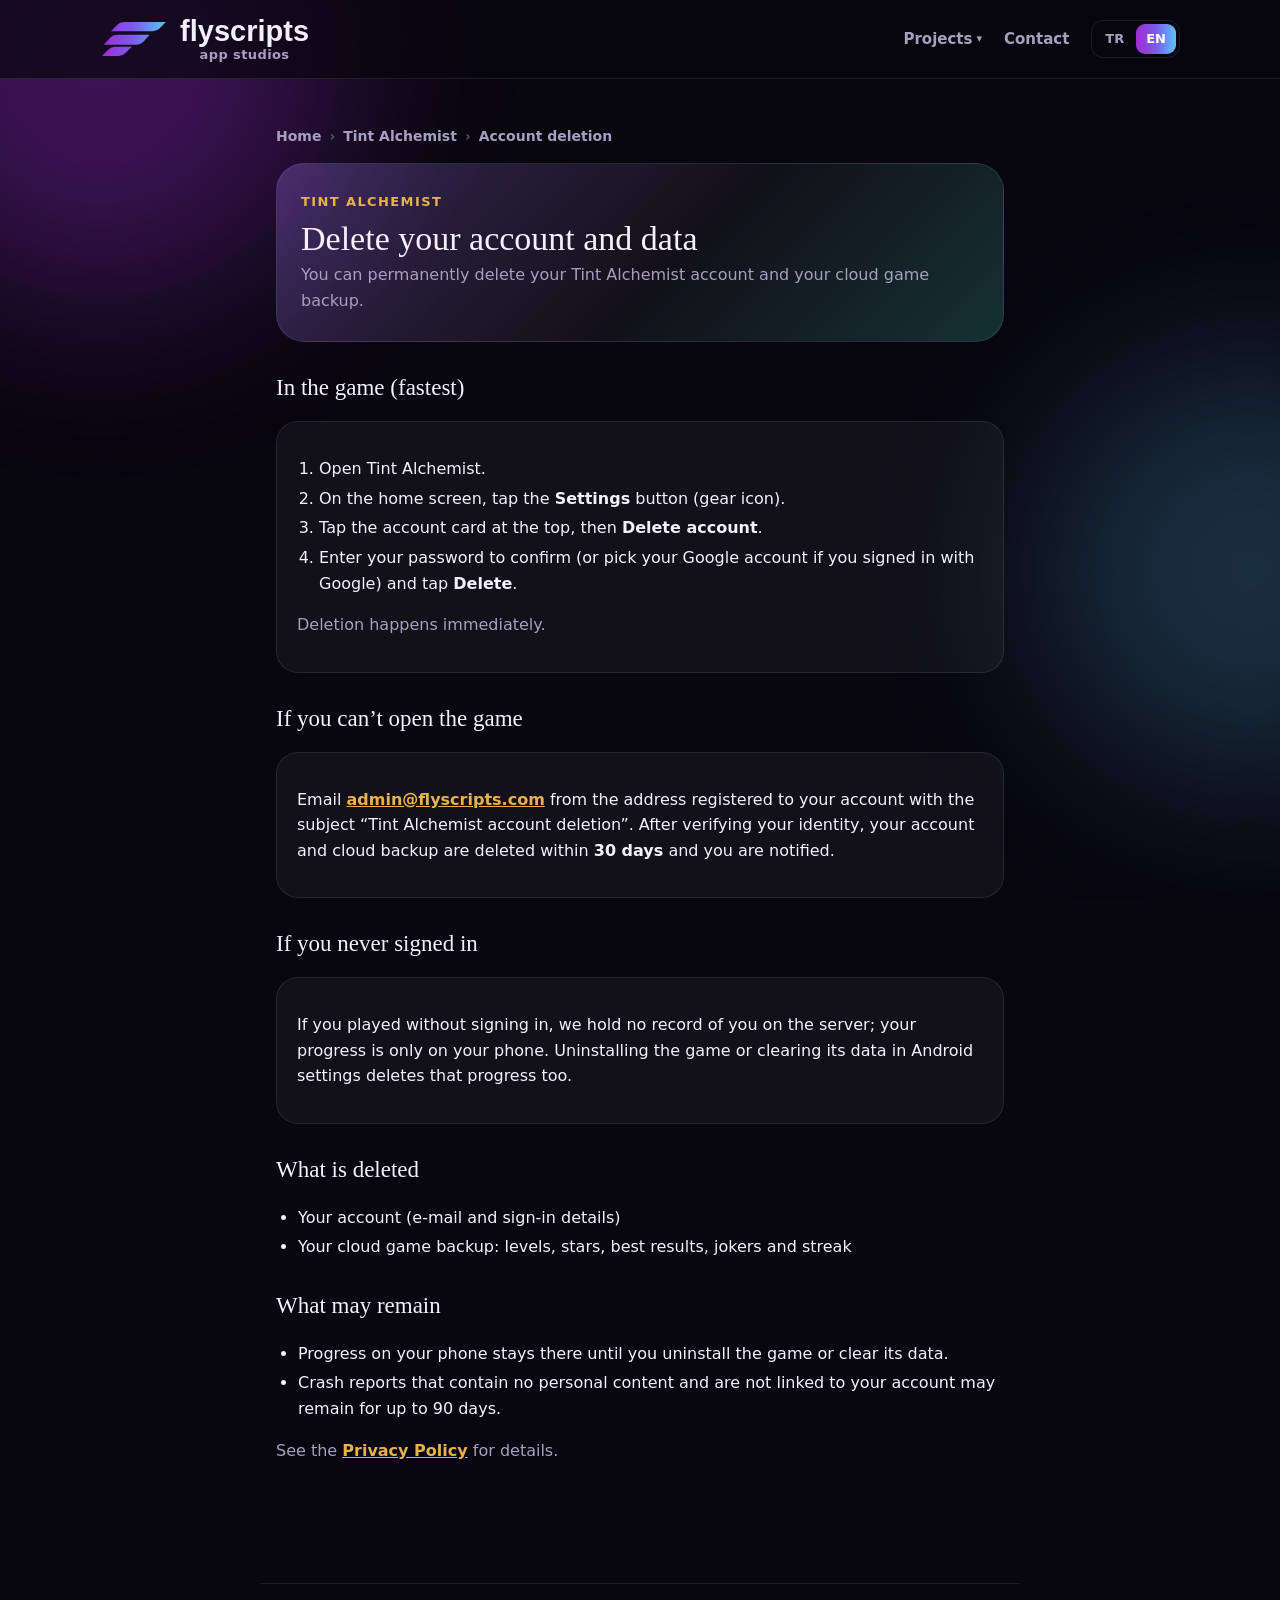
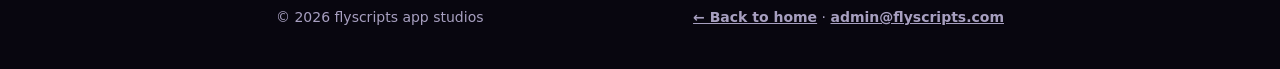
<file: tintalchemist/hesap-silme.html>
<!doctype html>
<html lang="tr">
<head>
<meta charset="utf-8">
<meta name="viewport" content="width=device-width, initial-scale=1">
<meta name="description" content="Tint Alchemist hesabınızı ve bulut yedeğinizi silme adımları. Delete your account.">
<meta name="robots" content="index, follow">
<link rel="canonical" href="https://www.flyscripts.com/tintalchemist/hesap-silme.html">
<title>Tint Alchemist · Hesap Silme / Delete Account</title>
<link rel="stylesheet" href="style.css?v=1">
<link rel="stylesheet" href="../assets/sub.css?v=6">
<link rel="icon" href="../assets/flyscripts-mark.svg" type="image/svg+xml">
<script src="lang.js?v=3"></script>
</head>
<body class="tr">
<div class="aurora"><span></span><span></span></div>
<header class="site-header">
  <div class="bar">
    <a class="logo" href="../"><img src="../assets/flyscripts-mark.svg" alt=""><span class="wm"><b>flyscripts</b><small>app studios</small></span></a>
    <nav>
      <div class="dd">
        <button class="dd-btn" aria-haspopup="true" aria-expanded="false"><span data-lang="tr">Projeler</span><span data-lang="en">Projects</span> <span class="caret">▾</span></button>
        <div class="dd-menu" role="menu">
          <a role="menuitem" href="../benimkredim/"><img src="../assets/bk-icon.png" alt=""><span><b>Benim Kredim</b>
            <small><span data-lang="tr">Kredi taksit takibi · Google Play’de</span><span data-lang="en">Loan installment tracker · On Google Play</span></small></span></a>
          <a role="menuitem" href="../patikarnem/"><img src="../assets/pati-icon.svg" alt=""><span><b>Pati Karnem</b>
            <small><span data-lang="tr">Evcil dost sağlık karnesi · Yakında</span><span data-lang="en">Pet health card · Coming soon</span></small></span></a>
          <a role="menuitem" href="../daymosaic/"><img src="../assets/dm-icon.png" alt=""><span><b>DayMosaic</b>
            <small><span data-lang="tr">Tek satır günlük · Yakında</span><span data-lang="en">One-line journal · Coming soon</span></small></span></a>
          <a role="menuitem" href="../tintalchemist/"><img src="../assets/ta-icon.png" alt=""><span><b>Tint Alchemist</b>
            <small><span data-lang="tr">Renk karıştırma bulmacası · Yakında</span><span data-lang="en">Colour mixing puzzle · Coming soon</span></small></span></a>
        </div>
      </div>
      <a class="contact" href="../#iletisim"><span data-lang="tr">İletişim</span><span data-lang="en">Contact</span></a>
      <div class="lang"><button data-l="tr">TR</button><button data-l="en">EN</button></div>
    </nav>
  </div>
</header>
<div class="wrap">
  <nav class="crumbs" aria-label="breadcrumb"><a href="../"><span data-lang="tr">Ana sayfa</span><span data-lang="en">Home</span></a><span class="sep">›</span><a href="./">Tint Alchemist</a><span class="sep">›</span><span><span data-lang="tr">Hesap silme</span><span data-lang="en">Account deletion</span></span></nav>
  <div data-lang="tr">
    <div class="hero">
      <div class="brand">Tint Alchemist</div>
      <h1>Hesabınızı ve verilerinizi silin</h1>
      <p>Tint Alchemist hesabınızı ve buluttaki oyun yedeğinizi kalıcı olarak silebilirsiniz.</p>
    </div>

    <h2>Oyundan (en hızlısı)</h2>
    <div class="card">
      <ol>
        <li>Tint Alchemist’i açın.</li>
        <li>Ana ekranda <b>Ayarlar</b> düğmesine (dişli simgesi) dokunun.</li>
        <li>En üstteki hesap kartına, ardından <b>Hesabımı sil</b>’e dokunun.</li>
        <li>Onay için şifrenizi yazın (Google ile girdiyseniz Google hesabınızı seçin) ve <b>Sil</b>’e dokunun.</li>
      </ol>
      <p class="muted">Silme anında gerçekleşir.</p>
    </div>

    <h2>Oyuna erişemiyorsanız</h2>
    <div class="card">
      <p>Hesabınıza kayıtlı e-posta adresinizden <a href="mailto:admin@flyscripts.com?subject=Tint%20Alchemist%20hesap%20silme">admin@flyscripts.com</a>
      adresine “Tint Alchemist hesap silme” konulu bir e-posta gönderin. Kimliğinizi doğruladıktan sonra hesabınız ve
      bulut yedeğiniz en geç <b>30 gün</b> içinde silinir ve size bilgi verilir.</p>
    </div>

    <h2>Hesap açmadıysanız</h2>
    <div class="card">
      <p>Oturum açmadan oynadıysanız sunucuda size ait bir kayıt yoktur; ilerlemeniz yalnızca telefonunuzdadır. Oyunu
      kaldırmak ya da Android ayarlarından oyunun verilerini silmek bu ilerlemeyi de siler.</p>
    </div>

    <h2>Neler silinir?</h2>
    <ul>
      <li>Hesabınız (e-posta ve giriş bilgileri)</li>
      <li>Buluttaki oyun yedeğiniz: seviyeler, yıldızlar, en iyi sonuçlar, jokerler ve seri</li>
    </ul>
    <h2>Neler kalabilir?</h2>
    <ul>
      <li>Telefonunuzdaki ilerleme, siz oyunu kaldırana ya da verilerini silene kadar telefonunuzda kalır.</li>
      <li>Kişisel içerik barındırmayan, hesabınızla eşleştirilmemiş çökme raporları en fazla 90 gün kalabilir.</li>
    </ul>
    <p class="muted">Ayrıntılar için <a href="gizlilik.html">Gizlilik Politikası</a>.</p>
  </div>

  <div data-lang="en">
    <div class="hero">
      <div class="brand">Tint Alchemist</div>
      <h1>Delete your account and data</h1>
      <p>You can permanently delete your Tint Alchemist account and your cloud game backup.</p>
    </div>

    <h2>In the game (fastest)</h2>
    <div class="card">
      <ol>
        <li>Open Tint Alchemist.</li>
        <li>On the home screen, tap the <b>Settings</b> button (gear icon).</li>
        <li>Tap the account card at the top, then <b>Delete account</b>.</li>
        <li>Enter your password to confirm (or pick your Google account if you signed in with Google) and tap <b>Delete</b>.</li>
      </ol>
      <p class="muted">Deletion happens immediately.</p>
    </div>

    <h2>If you can’t open the game</h2>
    <div class="card">
      <p>Email <a href="mailto:admin@flyscripts.com?subject=Tint%20Alchemist%20account%20deletion">admin@flyscripts.com</a>
      from the address registered to your account with the subject “Tint Alchemist account deletion”. After verifying your
      identity, your account and cloud backup are deleted within <b>30 days</b> and you are notified.</p>
    </div>

    <h2>If you never signed in</h2>
    <div class="card">
      <p>If you played without signing in, we hold no record of you on the server; your progress is only on your phone.
      Uninstalling the game or clearing its data in Android settings deletes that progress too.</p>
    </div>

    <h2>What is deleted</h2>
    <ul>
      <li>Your account (e-mail and sign-in details)</li>
      <li>Your cloud game backup: levels, stars, best results, jokers and streak</li>
    </ul>
    <h2>What may remain</h2>
    <ul>
      <li>Progress on your phone stays there until you uninstall the game or clear its data.</li>
      <li>Crash reports that contain no personal content and are not linked to your account may remain for up to 90 days.</li>
    </ul>
    <p class="muted">See the <a href="gizlilik.html?lang=en">Privacy Policy</a> for details.</p>
  </div>
</div>
<footer class="site-footer"><span>© 2026 flyscripts app studios</span><span><a href="../"><span data-lang="tr">← Ana sayfaya dön</span><span data-lang="en">← Back to home</span></a> · <a href="mailto:admin@flyscripts.com">admin@flyscripts.com</a></span></footer>
<script>
(function () {
  var dd = document.querySelector('.dd'), b = dd && dd.querySelector('.dd-btn');
  if (!dd) return;
  b.onclick = function (e) { e.stopPropagation(); b.setAttribute('aria-expanded', dd.classList.toggle('open')); };
  document.addEventListener('click', function () { dd.classList.remove('open'); b.setAttribute('aria-expanded', false); });
  document.addEventListener('keydown', function (e) { if (e.key === 'Escape') dd.classList.remove('open'); });
})();
</script>
</body>
</html>
</file>
<file: benimkredim/style.css>
/* Benim Kredim sayfaları — uygulamanın renkleri ve kendi gömülü yazı tipleri (SIL OFL). */
@font-face { font-family: "Nunito"; src: url("../patikarnem/fonts/Nunito.ttf") format("truetype"); font-weight: 200 1000; font-display: swap; }
@font-face { font-family: "Baloo 2"; src: url("../patikarnem/fonts/Baloo2.ttf") format("truetype"); font-weight: 400 800; font-display: swap; }

:root {
  --bg: #FFF7EF; --card: #FFFFFF; --ink: #2B2040; --soft: #6E6382; --line: #F0E4DA;
  --coral: #FF6B8B; --grape: #8B5CF6; --sky: #4C8DFF; --mint: #14B8A6; --sun: #FFB627; --danger: #E5484D;
}
@media (prefers-color-scheme: dark) {
  :root { --bg: #16111F; --card: #231B30; --ink: #F4EEFF; --soft: #B4A9C8; --line: #2E2440; }
}
* { box-sizing: border-box; }
html, body { margin: 0; }
body {
  font-family: "Nunito", system-ui, sans-serif; font-weight: 600; color: var(--ink); background: var(--bg);
  line-height: 1.6; -webkit-font-smoothing: antialiased;
}
a { color: #0E9F9A; font-weight: 800; }
.wrap { max-width: 760px; margin: 0 auto; padding: 24px 16px 64px; }
.hero {
  border-radius: 28px; padding: 28px 24px; color: #fff; margin-bottom: 22px;
  background: linear-gradient(135deg, #14B8A6, #0E6E6E); box-shadow: 0 16px 40px rgba(14,110,110,.3);
}
.hero .brand { font-size: 13px; font-weight: 900; letter-spacing: 1.4px; opacity: .9; text-transform: uppercase; }
.hero h1 { font-family: "Baloo 2", sans-serif; font-weight: 700; font-size: 34px; line-height: 1.15; margin: 6px 0 4px; }
.hero p { margin: 0; opacity: .92; }
h2 { font-family: "Baloo 2", sans-serif; font-weight: 700; font-size: 22px; margin: 28px 0 6px; }
h3 { font-size: 16px; font-weight: 900; margin: 18px 0 4px; }
.card { background: var(--card); border: 1px solid var(--line); border-radius: 22px; padding: 18px 20px; margin: 14px 0; }
.muted { color: var(--soft); }
ul { padding-left: 22px; } li { margin: 4px 0; }
.lang { display: inline-flex; background: var(--card); border: 1px solid var(--line); border-radius: 16px; padding: 4px; gap: 4px; margin-bottom: 16px; }
.lang button {
  font: inherit; font-weight: 900; border: 0; border-radius: 12px; padding: 8px 16px; cursor: pointer;
  background: transparent; color: var(--soft);
}
.lang button.on { background: linear-gradient(135deg, #14B8A6, #0E6E6E); color: #fff; }
[data-lang] { display: none; }
body.tr [data-lang="tr"], body.en [data-lang="en"] { display: block; }
body.tr span[data-lang="tr"], body.en span[data-lang="en"] { display: inline; }
.btn {
  display: inline-block; text-decoration: none; color: #fff; font-weight: 900; border: 0; cursor: pointer; font-size: 16px;
  padding: 14px 22px; border-radius: 18px; background: linear-gradient(135deg, var(--coral), var(--grape));
}
.links a { display: block; margin: 10px 0; }
input[type=password] {
  width: 100%; font: inherit; padding: 14px 16px; border-radius: 16px; border: 2px solid var(--line);
  background: var(--bg); color: var(--ink); margin: 6px 0 12px;
}
.status { text-align: center; padding: 28px 8px; }
.status .icon { font-size: 64px; line-height: 1; }
.ok { color: var(--mint); } .err { color: var(--danger); }
footer { margin-top: 36px; font-size: 13px; color: var(--soft); text-align: center; }
</file>
<file: assets/sub.css>
/* Alt sayfalar (gizlilik, veri silme): ana sitenin koyu teması ve üst çubuğu.
   Her uygulamanın style.css'inden SONRA yüklenir. */
:root {
  --bg: #08060F; --bg2: #110D1D; --card: rgba(255,255,255,.045); --line: rgba(255,255,255,.09);
  --ink: #F4F0FF; --soft: #A79FC0;
  --violet: #A12BD6; --indigo: #7A5BEA; --cyan: #5BC4F5;
  --brand: linear-gradient(90deg, var(--violet), var(--indigo) 50%, var(--cyan));
}
body { background: var(--bg); color: var(--ink); }
.card { background: var(--card); border-color: var(--line); }
.aurora { position: fixed; inset: 0; z-index: -1; overflow: hidden; pointer-events: none; }
.aurora span { position: absolute; border-radius: 50%; filter: blur(90px); opacity: .35; }
.aurora span:nth-child(1) { width: 480px; height: 480px; background: var(--violet); top: -180px; left: -140px; }
.aurora span:nth-child(2) { width: 420px; height: 420px; background: var(--cyan); top: 40%; right: -180px; opacity: .22; }

/* Üst çubuk (ana sayfadakinin aynısı) */
.site-header { position: sticky; top: 0; z-index: 10; backdrop-filter: blur(14px); background: rgba(8,6,15,.7); border-bottom: 1px solid var(--line); }
.site-header .bar { max-width: 1120px; margin: 0 auto; padding: 0 20px; display: flex; align-items: center; gap: 18px; height: 78px; }
.site-header .logo { display: flex; align-items: center; gap: 14px; text-decoration: none; color: var(--ink); }
.site-header .logo img { height: 34px; }
.site-header .wm { display: flex; flex-direction: column; align-items: center; line-height: 1; }
.site-header .wm b { font-family: "Baloo 2", sans-serif; font-weight: 700; font-size: 29px; }
.site-header .wm small { color: var(--soft); font-weight: 800; font-size: 13px; letter-spacing: .4px; margin-top: 2px; }
.site-header nav { margin-left: auto; display: flex; gap: 22px; align-items: center; }
.site-header nav > a { text-decoration: none; color: var(--soft); font-weight: 800; font-size: 15px; }
.site-header nav > a:hover { color: var(--ink); }
.site-header .lang { display: inline-flex; margin: 0; background: transparent; border: 1px solid var(--line); border-radius: 12px; padding: 3px; gap: 2px; }
.site-header .lang button { font: inherit; font-size: 13px; font-weight: 900; border: 0; padding: 5px 10px; border-radius: 9px; cursor: pointer; background: transparent; color: var(--soft); }
.site-header .lang button.on { background: var(--brand); color: #fff; }

.dd { position: relative; }
.dd-btn { white-space: nowrap; display: inline-flex; align-items: center; gap: 4px; font: inherit; font-weight: 800; font-size: 15px; line-height: 1.6; color: var(--soft); background: none; border: 0; cursor: pointer; padding: 0; }
.dd-btn:hover, .dd.open .dd-btn { color: var(--ink); }
.dd .caret { display: inline-block; font-size: 11px; transition: transform .2s; }
.dd.open .caret { transform: rotate(180deg); }
.dd-menu {
  position: absolute; top: calc(100% + 10px); right: -12px; width: 320px; padding: 8px; border-radius: 20px;
  background: rgba(17,13,29,.97); border: 1px solid var(--line); box-shadow: 0 24px 60px rgba(0,0,0,.5);
  opacity: 0; visibility: hidden; transform: translateY(-6px); transition: opacity .18s, transform .18s, visibility .18s;
}
.dd-menu::before { content: ""; position: absolute; top: -12px; left: 0; right: 0; height: 12px; }
.dd.open .dd-menu { opacity: 1; visibility: visible; transform: none; }
@media (hover: hover) { .dd:hover .dd-menu { opacity: 1; visibility: visible; transform: none; } }
.dd-menu a { display: flex; align-items: center; gap: 12px; padding: 10px; border-radius: 14px; text-decoration: none; color: var(--ink); }
.dd-menu a:hover { background: rgba(255,255,255,.06); }
.dd-menu img { width: 40px; height: 40px; border-radius: 12px; flex: none; }
.dd-menu b { display: block; font-size: 15px; line-height: 1.2; }
.dd-menu small { display: block; color: var(--soft); font-size: 12.5px; font-weight: 700; }

/* İçerik üstünde: Ana sayfa › Uygulama › Sayfa */
.crumbs { display: flex; flex-wrap: wrap; gap: 8px; align-items: center; margin: 22px 0 16px; font-size: 14px; font-weight: 800; color: var(--soft); }
.crumbs a { color: var(--soft); text-decoration: none; }
.crumbs a:hover { color: var(--ink); }
.crumbs .sep { opacity: .5; }

.site-footer { max-width: 760px; margin: 40px auto 0; padding: 22px 16px 40px; border-top: 1px solid var(--line);
  display: flex; flex-wrap: wrap; gap: 12px; justify-content: space-between; color: var(--soft); font-size: 14px; }
.site-footer a { color: var(--soft); }

@media (max-width: 640px) {
  .site-header .wm small { display: none; }
  .site-header .wm b { font-size: 24px; }
  .site-header .logo img { height: 28px; }
  .site-header nav > a.contact { display: none; }
  .dd-menu { right: -70px; width: 280px; }
}

/* Satır içi dil parçaları (menü, gezinti izi) blok olmasın */
body.tr span[data-lang="tr"], body.en span[data-lang="en"] { display: inline; }


/* Uygulama sayfaları: kahraman kartın altında telefon çerçevesinde ekran görüntüleri */
.shots-row { display: flex; justify-content: center; align-items: flex-start; gap: 22px; margin: 6px 0 22px; flex-wrap: wrap; }
.shots-row .ph {
  width: 230px; height: 470px; border-radius: 38px; padding: 10px; position: relative; flex: none;
  background: linear-gradient(160deg, #2a2240, #120e1c); box-shadow: 0 26px 56px rgba(0,0,0,.5), inset 0 0 0 1px rgba(255,255,255,.08);
}
.shots-row .ph .scr { width: 100%; height: 100%; border-radius: 29px; overflow: hidden; background: #000; }
.shots-row .ph img { width: 100%; display: block; padding-top: 22px; background: #000; }
.shots-row .ph::before { content: ""; position: absolute; top: 9px; left: 50%; transform: translateX(-50%); width: 70px; height: 18px; border-radius: 10px; background: #000; z-index: 1; }
.shots-row .paper { width: 250px; align-self: center; border-radius: 14px; overflow: hidden; border: 6px solid #fff; box-shadow: 0 26px 56px rgba(0,0,0,.5); flex: none; }
.shots-row .paper img { width: 100%; display: block; }
@media (max-width: 560px) {
  .shots-row { gap: 12px; flex-wrap: nowrap; }
  .shots-row .ph { width: calc(50% - 6px); height: auto; aspect-ratio: 230 / 470; border-radius: 28px; padding: 7px; }
  .shots-row .ph .scr { border-radius: 22px; }
  .shots-row .ph img { padding-top: 16px; }
  .shots-row .ph::before { width: 50px; height: 13px; top: 7px; }
  .shots-row .paper { width: calc(50% - 6px); border-width: 4px; }
}
</file>
<file: daymosaic/style.css>
/* DayMosaic sitesi — uygulamanın "şafak ve alacakaranlık" renkleri ve kendi gömülü yazı tipleri (SIL OFL). */
@font-face { font-family: "Nunito"; src: url("fonts/Nunito.ttf") format("truetype"); font-weight: 200 1000; font-display: swap; }
@font-face { font-family: "Fraunces"; src: url("fonts/Fraunces.ttf") format("truetype"); font-weight: 100 900; font-display: swap; }

:root {
  --bg: #FBF6F1; --card: #FFFFFF; --ink: #2A2540; --soft: #7A7390; --line: #EFE6EE;
  --violet: #7C6CF2; --rose: #F28AB0; --gold: #F9C74F; --teal: #34AFA0; --danger: #E5484D;
}
@media (prefers-color-scheme: dark) {
  :root { --bg: #0E0F22; --card: #191A33; --ink: #F1EEFF; --soft: #A9A6C6; --line: #24254A; }
}
* { box-sizing: border-box; }
html, body { margin: 0; }
body {
  font-family: "Nunito", system-ui, sans-serif; font-weight: 600; color: var(--ink); background: var(--bg);
  line-height: 1.6; -webkit-font-smoothing: antialiased;
}
a { color: var(--violet); font-weight: 800; }
.wrap { max-width: 760px; margin: 0 auto; padding: 24px 16px 64px; }
.hero {
  border-radius: 28px; padding: 28px 24px; color: #fff; margin-bottom: 22px;
  background: linear-gradient(135deg, var(--violet), var(--rose)); box-shadow: 0 16px 40px rgba(124,108,242,.25);
}
.hero .brand { font-size: 13px; font-weight: 900; letter-spacing: 1.4px; opacity: .9; text-transform: uppercase; }
.hero h1 { font-family: "Fraunces", Georgia, serif; font-weight: 600; font-variation-settings: "SOFT" 100; font-size: 36px; line-height: 1.15; margin: 6px 0 4px; }
.hero p { margin: 0; opacity: .92; }
h2 { font-family: "Fraunces", Georgia, serif; font-weight: 600; font-variation-settings: "SOFT" 100; font-size: 24px; margin: 28px 0 6px; }
h3 { font-size: 16px; font-weight: 900; margin: 18px 0 4px; }
.card { background: var(--card); border: 1px solid var(--line); border-radius: 22px; padding: 18px 20px; margin: 14px 0; }
.muted { color: var(--soft); }
ul { padding-left: 22px; } li { margin: 4px 0; }
[data-lang] { display: none; }
body.tr [data-lang="tr"], body.en [data-lang="en"] { display: block; }
body.tr span[data-lang="tr"], body.en span[data-lang="en"] { display: inline; }
.links a { display: block; margin: 10px 0; }
.moods { display: flex; flex-wrap: wrap; gap: 8px; margin: 10px 0 4px; }
.moods span { display: inline-flex; align-items: center; gap: 7px; padding: 6px 12px; border-radius: 999px; font-size: 14px; font-weight: 800; background: var(--card); border: 1px solid var(--line); }
.moods i { width: 10px; height: 10px; border-radius: 50%; display: inline-block; }
footer { margin-top: 36px; font-size: 13px; color: var(--soft); text-align: center; }
</file>
<file: patikarnem/style.css>
/* Pati Karnem sitesi — uygulamanın renkleri ve kendi gömülü yazı tipleri (SIL OFL). */
@font-face { font-family: "Nunito"; src: url("fonts/Nunito.ttf") format("truetype"); font-weight: 200 1000; font-display: swap; }
@font-face { font-family: "Baloo 2"; src: url("fonts/Baloo2.ttf") format("truetype"); font-weight: 400 800; font-display: swap; }

:root {
  --bg: #FFF7EF; --card: #FFFFFF; --ink: #2B2040; --soft: #6E6382; --line: #F0E4DA;
  --coral: #FF6B8B; --grape: #8B5CF6; --sky: #4C8DFF; --mint: #14B8A6; --sun: #FFB627; --danger: #E5484D;
}
@media (prefers-color-scheme: dark) {
  :root { --bg: #16111F; --card: #231B30; --ink: #F4EEFF; --soft: #B4A9C8; --line: #2E2440; }
}
* { box-sizing: border-box; }
html, body { margin: 0; }
body {
  font-family: "Nunito", system-ui, sans-serif; font-weight: 600; color: var(--ink); background: var(--bg);
  line-height: 1.6; -webkit-font-smoothing: antialiased;
}
a { color: var(--coral); font-weight: 800; }
.wrap { max-width: 760px; margin: 0 auto; padding: 24px 16px 64px; }
.hero {
  border-radius: 28px; padding: 28px 24px; color: #fff; margin-bottom: 22px;
  background: linear-gradient(135deg, var(--coral), var(--grape)); box-shadow: 0 16px 40px rgba(139,92,246,.25);
}
.hero .brand { font-size: 13px; font-weight: 900; letter-spacing: 1.4px; opacity: .9; text-transform: uppercase; }
.hero h1 { font-family: "Baloo 2", sans-serif; font-weight: 700; font-size: 34px; line-height: 1.15; margin: 6px 0 4px; }
.hero p { margin: 0; opacity: .92; }
h2 { font-family: "Baloo 2", sans-serif; font-weight: 700; font-size: 22px; margin: 28px 0 6px; }
h3 { font-size: 16px; font-weight: 900; margin: 18px 0 4px; }
.card { background: var(--card); border: 1px solid var(--line); border-radius: 22px; padding: 18px 20px; margin: 14px 0; }
.muted { color: var(--soft); }
ul { padding-left: 22px; } li { margin: 4px 0; }
.lang { display: inline-flex; background: var(--card); border: 1px solid var(--line); border-radius: 16px; padding: 4px; gap: 4px; margin-bottom: 16px; }
.lang button {
  font: inherit; font-weight: 900; border: 0; border-radius: 12px; padding: 8px 16px; cursor: pointer;
  background: transparent; color: var(--soft);
}
.lang button.on { background: linear-gradient(135deg, var(--coral), var(--grape)); color: #fff; }
[data-lang] { display: none; }
body.tr [data-lang="tr"], body.en [data-lang="en"] { display: block; }
body.tr span[data-lang="tr"], body.en span[data-lang="en"] { display: inline; }
.btn {
  display: inline-block; text-decoration: none; color: #fff; font-weight: 900; border: 0; cursor: pointer; font-size: 16px;
  padding: 14px 22px; border-radius: 18px; background: linear-gradient(135deg, var(--coral), var(--grape));
}
.links a { display: block; margin: 10px 0; }
input[type=password] {
  width: 100%; font: inherit; padding: 14px 16px; border-radius: 16px; border: 2px solid var(--line);
  background: var(--bg); color: var(--ink); margin: 6px 0 12px;
}
.status { text-align: center; padding: 28px 8px; }
.status .icon { font-size: 64px; line-height: 1; }
.ok { color: var(--mint); } .err { color: var(--danger); }
footer { margin-top: 36px; font-size: 13px; color: var(--soft); text-align: center; }
</file>
<file: tintalchemist/style.css>
/* Tint Alchemist pages: the game's dark lab colours, system fonts. */
:root {
  --bg: #0E1A22; --card: #162733; --ink: #E8EEF0; --soft: #8DA2AD; --line: #2A4252;
  --gold: #E7B24C; --violet: #8E6BD8; --teal: #3FB6A8; --danger: #E5674B;
}
* { box-sizing: border-box; }
html, body { margin: 0; }
body {
  font-family: system-ui, -apple-system, "Segoe UI", Roboto, sans-serif; color: var(--ink); background: var(--bg);
  line-height: 1.6; -webkit-font-smoothing: antialiased;
}
a { color: var(--gold); font-weight: 700; }
.wrap { max-width: 760px; margin: 0 auto; padding: 24px 16px 64px; }
.hero {
  border-radius: 28px; padding: 28px 24px; margin-bottom: 22px; border: 1px solid var(--line);
  background: linear-gradient(135deg, rgba(142,107,216,.35), var(--card) 55%, rgba(63,182,168,.25));
}
.hero .brand { font-size: 13px; font-weight: 800; letter-spacing: 1.4px; color: var(--gold); text-transform: uppercase; }
.hero h1 { font-family: Georgia, "Times New Roman", serif; font-weight: 400; font-size: 34px; line-height: 1.15; margin: 6px 0 4px; }
.hero p { margin: 0; color: var(--soft); }
h2 { font-family: Georgia, "Times New Roman", serif; font-weight: 400; font-size: 23px; margin: 28px 0 6px; }
h3 { font-size: 16px; font-weight: 800; margin: 18px 0 4px; }
.card { background: var(--card); border: 1px solid var(--line); border-radius: 22px; padding: 18px 20px; margin: 14px 0; }
.muted { color: var(--soft); }
ul, ol { padding-left: 22px; } li { margin: 4px 0; }
[data-lang] { display: none; }
body.tr [data-lang="tr"], body.en [data-lang="en"] { display: block; }
body.tr span[data-lang="tr"], body.en span[data-lang="en"] { display: inline; }
.links a { display: block; margin: 10px 0; }
</file>
